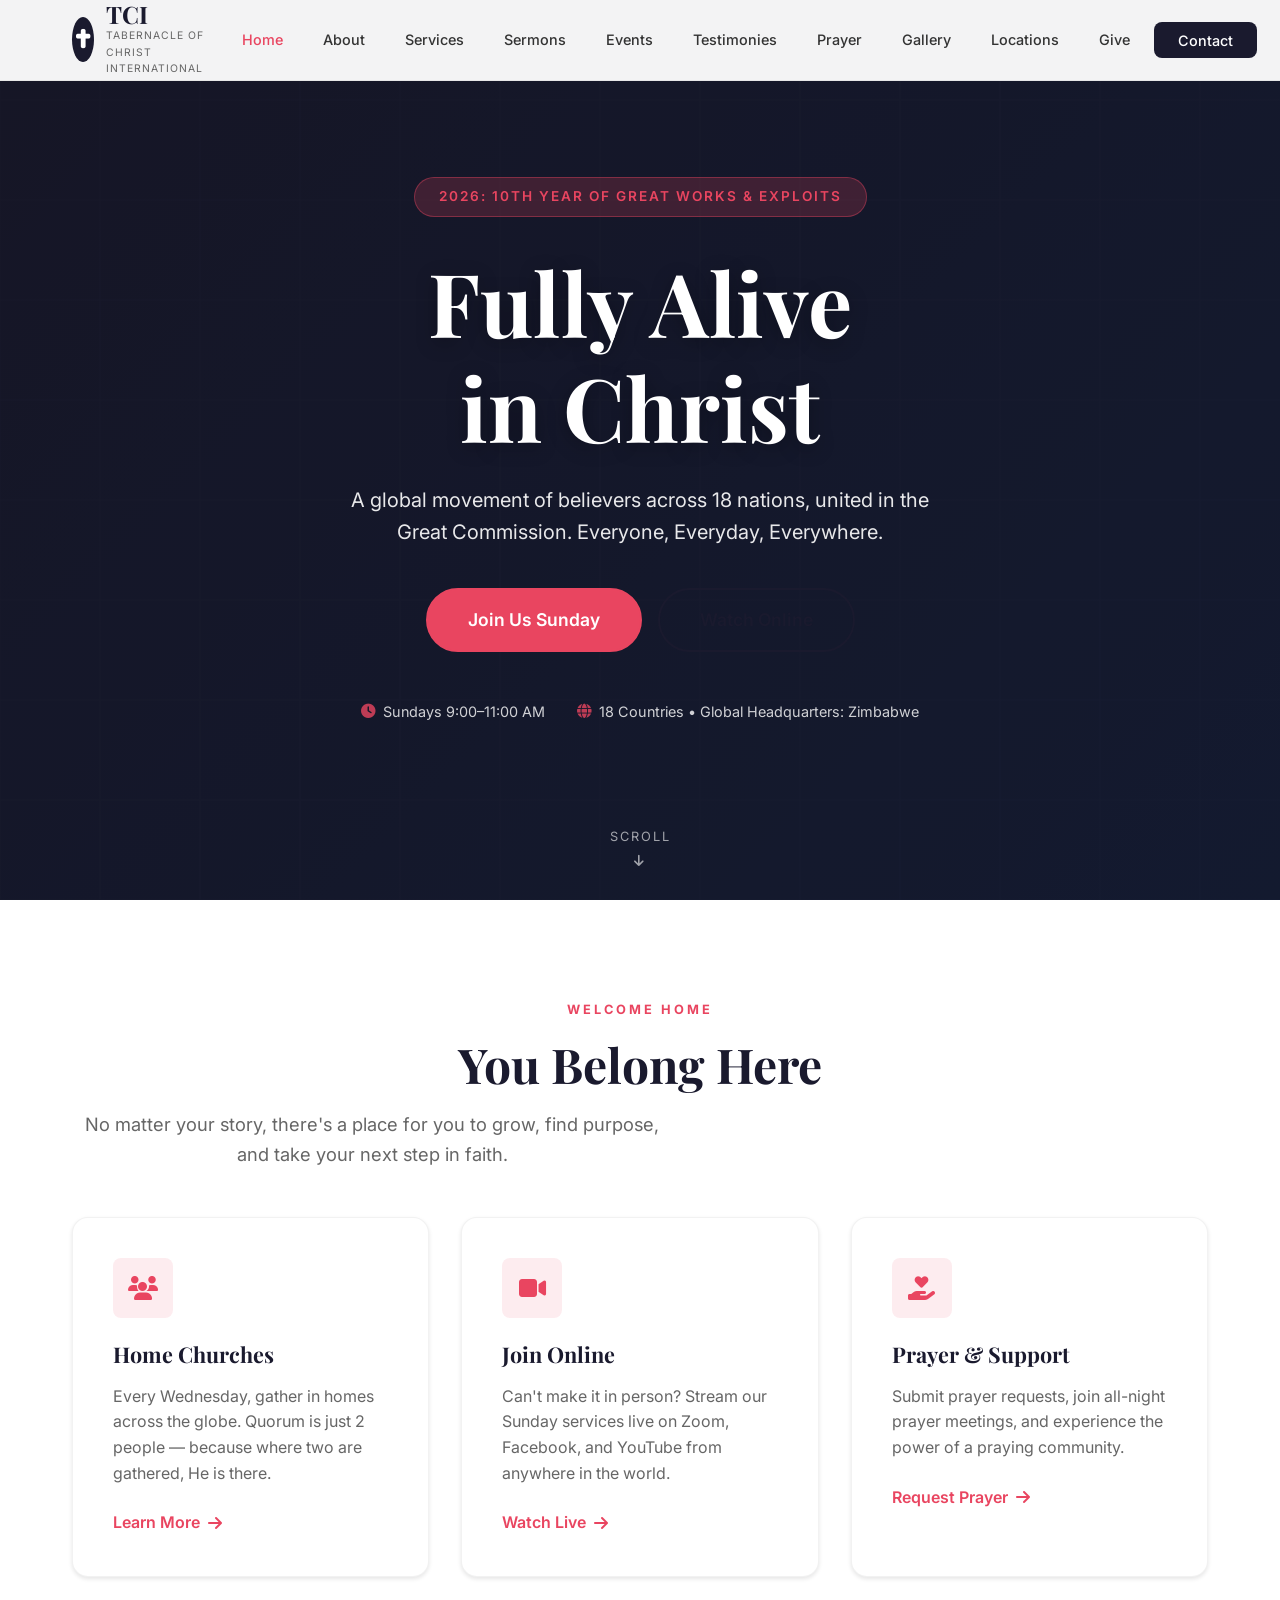
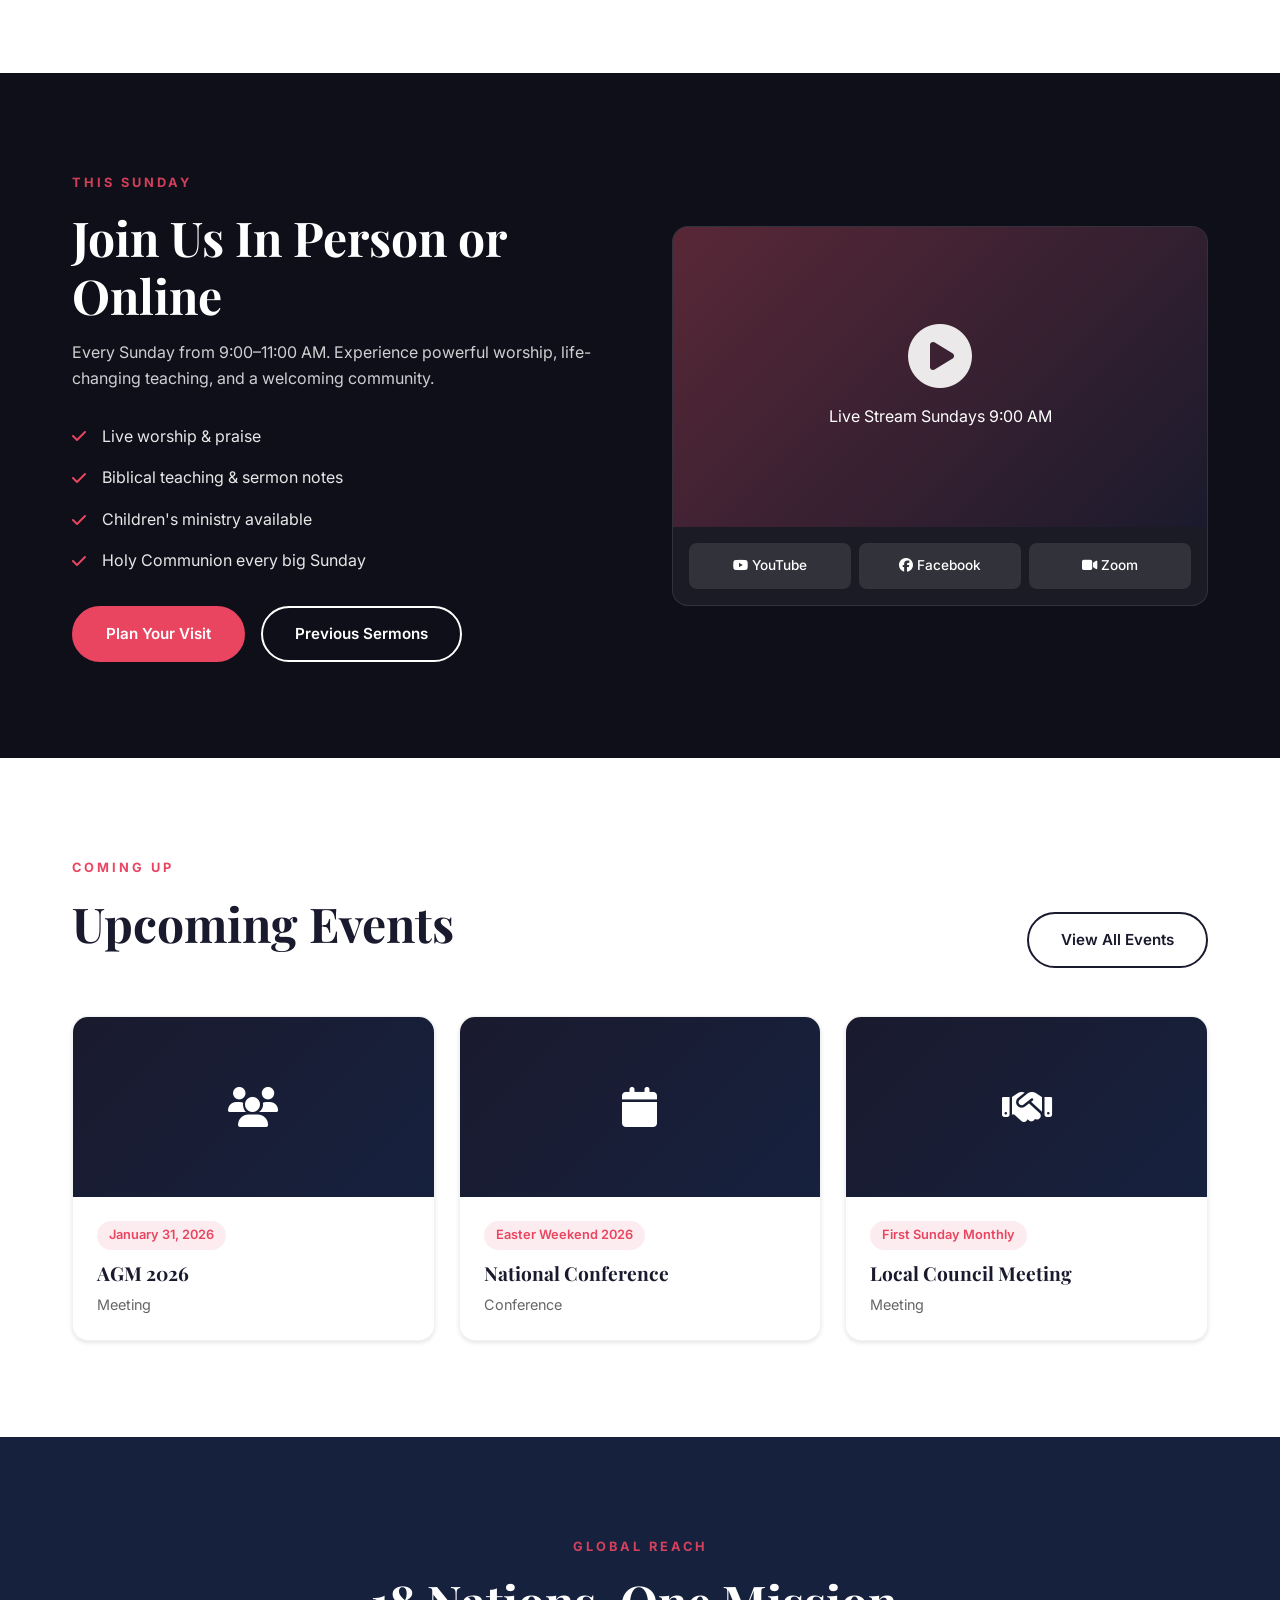
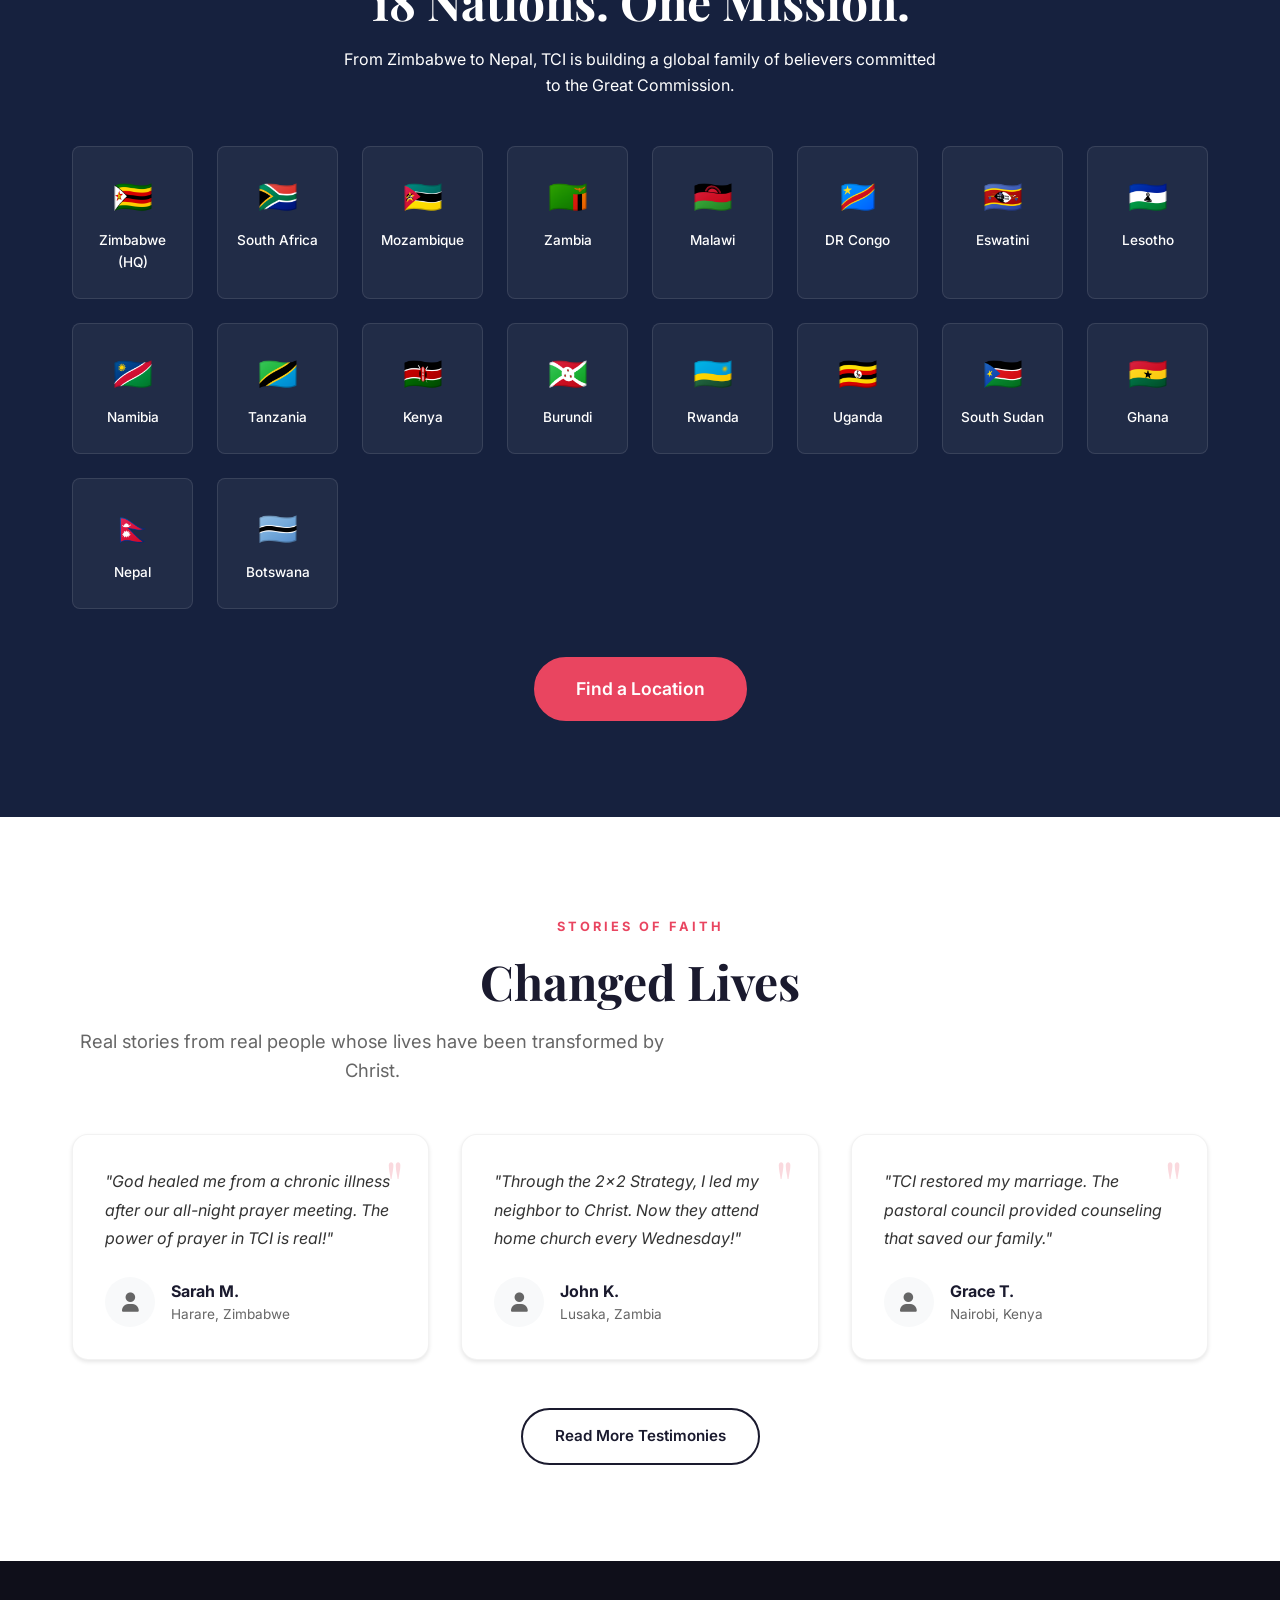
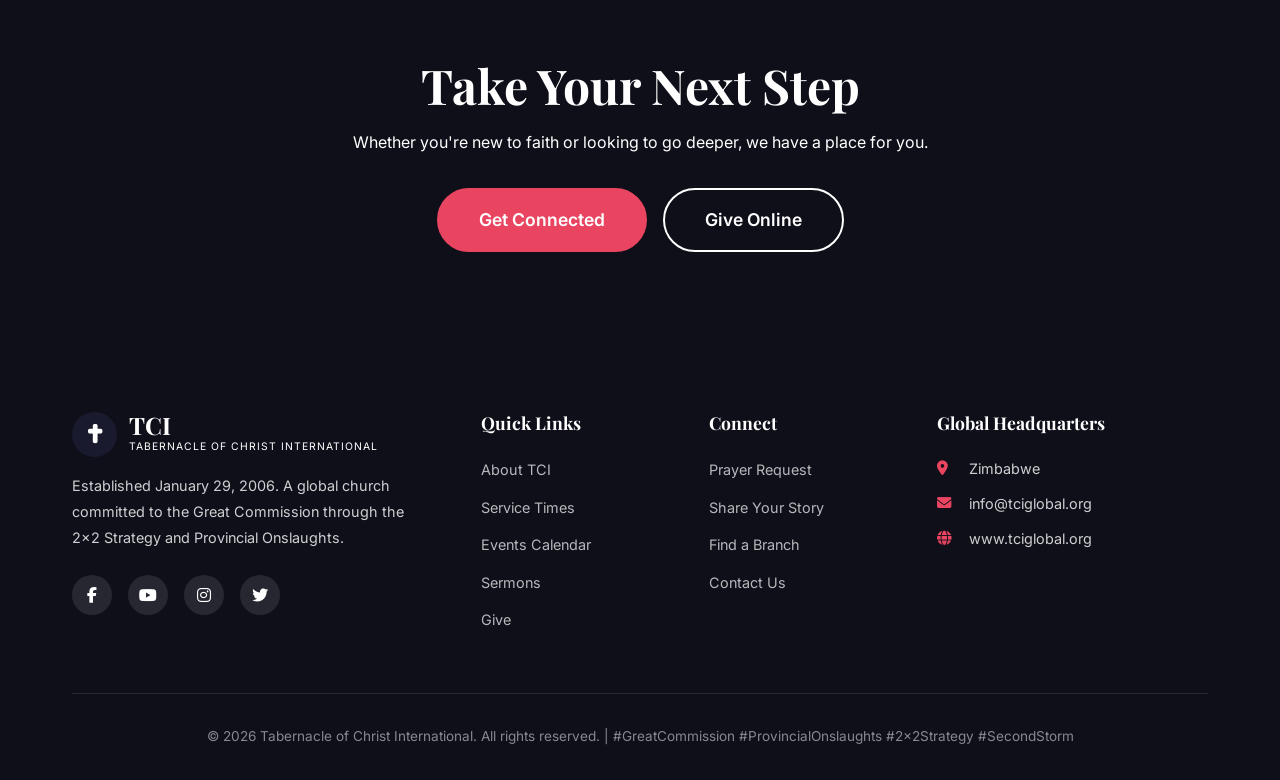
<file: website/index.html>
<!DOCTYPE html>
<html lang="en">
<head>
    <meta charset="UTF-8">
    <meta name="viewport" content="width=device-width, initial-scale=1.0">
    <title>TCI - Tabernacle of Christ International | Home</title>
    <link rel="stylesheet" href="css/styles.css">
    <link href="https://fonts.googleapis.com/css2?family=Inter:wght@300;400;500;600;700;800&family=Playfair+Display:wght@400;500;600;700&display=swap" rel="stylesheet">
    <link rel="stylesheet" href="https://cdnjs.cloudflare.com/ajax/libs/font-awesome/6.4.0/css/all.min.css">
</head>
<body>
    <!-- Navigation -->
    <nav class="navbar" id="navbar">
        <div class="container nav-container">
            <a href="index.html" class="logo">
                <span class="logo-icon"><i class="fas fa-cross"></i></span>
                <div class="logo-text">
                    <span class="logo-main">TCI</span>
                    <span class="logo-sub">Tabernacle of Christ International</span>
                </div>
            </a>
            <button class="mobile-toggle" id="mobileToggle">
                <span></span><span></span><span></span>
            </button>
            <ul class="nav-menu" id="navMenu">
                <li><a href="index.html" class="active">Home</a></li>
                <li><a href="about.html">About</a></li>
                <li><a href="services.html">Services</a></li>
                <li><a href="sermons.html">Sermons</a></li>
                <li><a href="events.html">Events</a></li>
                <li><a href="testimonies.html">Testimonies</a></li>
                <li><a href="prayer.html">Prayer</a></li>
                <li><a href="gallery.html">Gallery</a></li>
                <li><a href="locations.html">Locations</a></li>
                <li><a href="give.html">Give</a></li>
                <li><a href="contact.html" class="btn-nav">Contact</a></li>
            </ul>
        </div>
    </nav>

    <!-- Hero Section -->
    <header class="hero">
        <div class="hero-overlay"></div>
        <div class="hero-content">
            <span class="hero-tag">2026: 10th Year of Great Works & Exploits</span>
            <h1 class="hero-title">Fully Alive<br>in Christ</h1>
            <p class="hero-subtitle">A global movement of believers across 18 nations, united in the Great Commission. Everyone, Everyday, Everywhere.</p>
            <div class="hero-buttons">
                <a href="services.html" class="btn btn-primary btn-lg">Join Us Sunday</a>
                <a href="sermons.html" class="btn btn-outline btn-lg">Watch Online</a>
            </div>
            <div class="hero-info">
                <div class="hero-info-item">
                    <i class="fas fa-clock"></i>
                    <span>Sundays 9:00–11:00 AM</span>
                </div>
                <div class="hero-info-item">
                    <i class="fas fa-globe"></i>
                    <span>18 Countries • Global Headquarters: Zimbabwe</span>
                </div>
            </div>
        </div>
        <div class="hero-scroll">
            <span>Scroll</span>
            <i class="fas fa-arrow-down"></i>
        </div>
    </header>

    <!-- Welcome Section -->
    <section class="section section-welcome">
        <div class="container">
            <div class="section-header text-center">
                <span class="section-tag">Welcome Home</span>
                <h2 class="section-title">You Belong Here</h2>
                <p class="section-subtitle">No matter your story, there's a place for you to grow, find purpose, and take your next step in faith.</p>
            </div>
            <div class="features-grid">
                <div class="feature-card">
                    <div class="feature-icon"><i class="fas fa-users"></i></div>
                    <h3>Home Churches</h3>
                    <p>Every Wednesday, gather in homes across the globe. Quorum is just 2 people — because where two are gathered, He is there.</p>
                    <a href="services.html" class="link-arrow">Learn More <i class="fas fa-arrow-right"></i></a>
                </div>
                <div class="feature-card">
                    <div class="feature-icon"><i class="fas fa-video"></i></div>
                    <h3>Join Online</h3>
                    <p>Can't make it in person? Stream our Sunday services live on Zoom, Facebook, and YouTube from anywhere in the world.</p>
                    <a href="services.html" class="link-arrow">Watch Live <i class="fas fa-arrow-right"></i></a>
                </div>
                <div class="feature-card">
                    <div class="feature-icon"><i class="fas fa-hand-holding-heart"></i></div>
                    <h3>Prayer & Support</h3>
                    <p>Submit prayer requests, join all-night prayer meetings, and experience the power of a praying community.</p>
                    <a href="prayer.html" class="link-arrow">Request Prayer <i class="fas fa-arrow-right"></i></a>
                </div>
            </div>
        </div>
    </section>

    <!-- Next Service / Stream -->
    <section class="section section-stream bg-dark">
        <div class="container">
            <div class="stream-grid">
                <div class="stream-content">
                    <span class="section-tag light">This Sunday</span>
                    <h2 class="section-title light">Join Us In Person or Online</h2>
                    <p class="light">Every Sunday from 9:00–11:00 AM. Experience powerful worship, life-changing teaching, and a welcoming community.</p>
                    <ul class="stream-list">
                        <li><i class="fas fa-check"></i> Live worship & praise</li>
                        <li><i class="fas fa-check"></i> Biblical teaching & sermon notes</li>
                        <li><i class="fas fa-check"></i> Children's ministry available</li>
                        <li><i class="fas fa-check"></i> Holy Communion every big Sunday</li>
                    </ul>
                    <div class="stream-buttons">
                        <a href="services.html" class="btn btn-primary">Plan Your Visit</a>
                        <a href="sermons.html" class="btn btn-outline light">Previous Sermons</a>
                    </div>
                </div>
                <div class="stream-visual">
                    <div class="stream-card">
                        <div class="stream-thumb">
                            <i class="fas fa-play-circle"></i>
                            <span>Live Stream Sundays 9:00 AM</span>
                        </div>
                        <div class="stream-links">
                            <a href="#" class="stream-link"><i class="fab fa-youtube"></i> YouTube</a>
                            <a href="#" class="stream-link"><i class="fab fa-facebook"></i> Facebook</a>
                            <a href="#" class="stream-link"><i class="fas fa-video"></i> Zoom</a>
                        </div>
                    </div>
                </div>
            </div>
        </div>
    </section>

    <!-- Events Preview -->
    <section class="section section-events">
        <div class="container">
            <div class="section-header flex-between">
                <div>
                    <span class="section-tag">Coming Up</span>
                    <h2 class="section-title">Upcoming Events</h2>
                </div>
                <a href="events.html" class="btn btn-outline">View All Events</a>
            </div>
            <div class="events-grid" id="eventsPreview">
                <!-- Populated by JS -->
            </div>
        </div>
    </section>

    <!-- Global Presence -->
    <section class="section section-global bg-accent">
        <div class="container text-center">
            <span class="section-tag light">Global Reach</span>
            <h2 class="section-title light">18 Nations. One Mission.</h2>
            <p class="light" style="max-width: 600px; margin: 0 auto 3rem;">From Zimbabwe to Nepal, TCI is building a global family of believers committed to the Great Commission.</p>
            <div class="countries-grid" id="countriesGrid">
                <!-- Populated by JS -->
            </div>
            <a href="locations.html" class="btn btn-primary btn-lg" style="margin-top: 3rem;">Find a Location</a>
        </div>
    </section>

    <!-- Testimony Preview -->
    <section class="section section-testimonies">
        <div class="container">
            <div class="section-header text-center">
                <span class="section-tag">Stories of Faith</span>
                <h2 class="section-title">Changed Lives</h2>
                <p class="section-subtitle">Real stories from real people whose lives have been transformed by Christ.</p>
            </div>
            <div class="testimonies-slider" id="testimoniesPreview">
                <!-- Populated by JS -->
            </div>
            <div class="text-center" style="margin-top: 3rem;">
                <a href="testimonies.html" class="btn btn-outline">Read More Testimonies</a>
            </div>
        </div>
    </section>

    <!-- Call to Action -->
    <section class="section section-cta bg-dark">
        <div class="container text-center">
            <h2 class="section-title light">Take Your Next Step</h2>
            <p class="light" style="max-width: 700px; margin: 0 auto 2rem;">Whether you're new to faith or looking to go deeper, we have a place for you.</p>
            <div class="cta-buttons">
                <a href="contact.html" class="btn btn-primary btn-lg">Get Connected</a>
                <a href="give.html" class="btn btn-outline light btn-lg">Give Online</a>
            </div>
        </div>
    </section>

    <!-- Footer -->
    <footer class="footer">
        <div class="container">
            <div class="footer-grid">
                <div class="footer-brand">
                    <div class="logo">
                        <span class="logo-icon"><i class="fas fa-cross"></i></span>
                        <div class="logo-text">
                            <span class="logo-main">TCI</span>
                            <span class="logo-sub">Tabernacle of Christ International</span>
                        </div>
                    </div>
                    <p>Established January 29, 2006. A global church committed to the Great Commission through the 2x2 Strategy and Provincial Onslaughts.</p>
                    <div class="social-links">
                        <a href="#"><i class="fab fa-facebook-f"></i></a>
                        <a href="#"><i class="fab fa-youtube"></i></a>
                        <a href="#"><i class="fab fa-instagram"></i></a>
                        <a href="#"><i class="fab fa-twitter"></i></a>
                    </div>
                </div>
                <div class="footer-links">
                    <h4>Quick Links</h4>
                    <ul>
                        <li><a href="about.html">About TCI</a></li>
                        <li><a href="services.html">Service Times</a></li>
                        <li><a href="events.html">Events Calendar</a></li>
                        <li><a href="sermons.html">Sermons</a></li>
                        <li><a href="give.html">Give</a></li>
                    </ul>
                </div>
                <div class="footer-links">
                    <h4>Connect</h4>
                    <ul>
                        <li><a href="prayer.html">Prayer Request</a></li>
                        <li><a href="testimonies.html">Share Your Story</a></li>
                        <li><a href="locations.html">Find a Branch</a></li>
                        <li><a href="contact.html">Contact Us</a></li>
                    </ul>
                </div>
                <div class="footer-contact">
                    <h4>Global Headquarters</h4>
                    <p><i class="fas fa-map-marker-alt"></i> Zimbabwe</p>
                    <p><i class="fas fa-envelope"></i> info@tciglobal.org</p>
                    <p><i class="fas fa-globe"></i> www.tciglobal.org</p>
                </div>
            </div>
            <div class="footer-bottom">
                <p>&copy; 2026 Tabernacle of Christ International. All rights reserved. | #GreatCommission #ProvincialOnslaughts #2x2Strategy #SecondStorm</p>
            </div>
        </div>
    </footer>

    <script src="js/main.js"></script>
</body>
</html>
</file>
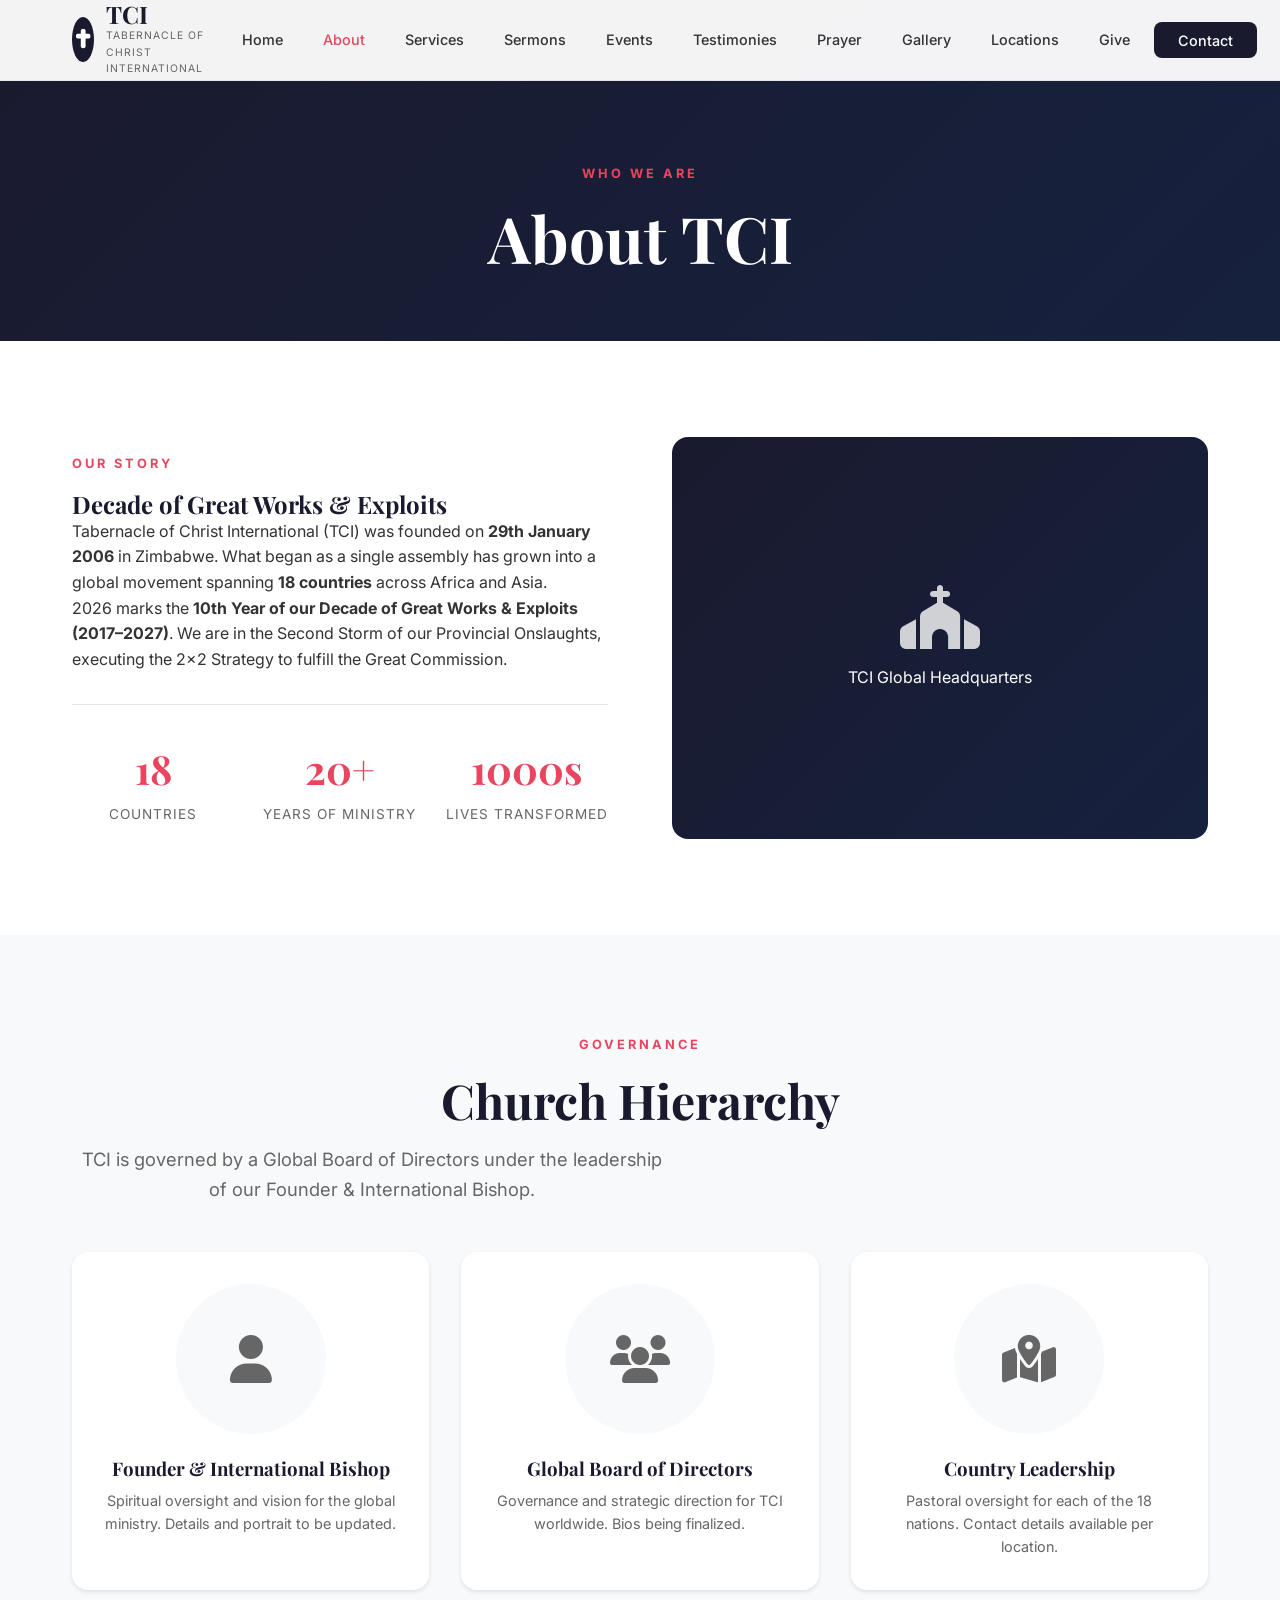
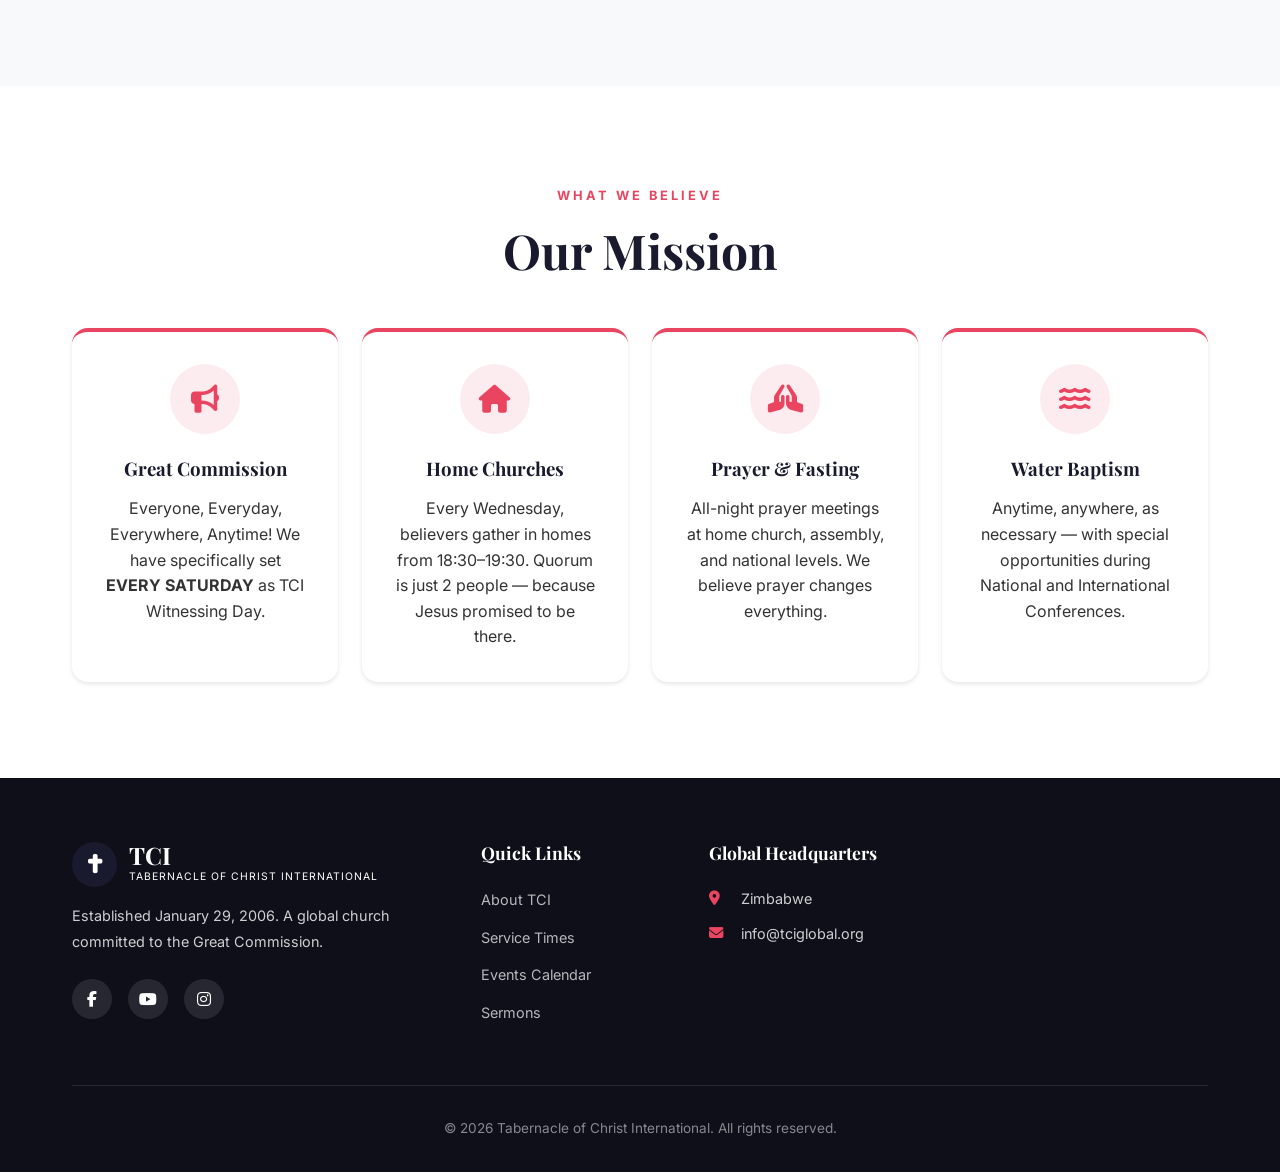
<file: website/about.html>
<!DOCTYPE html>
<html lang="en">
<head>
    <meta charset="UTF-8">
    <meta name="viewport" content="width=device-width, initial-scale=1.0">
    <title>About TCI | Tabernacle of Christ International</title>
    <link rel="stylesheet" href="css/styles.css">
    <link href="https://fonts.googleapis.com/css2?family=Inter:wght@300;400;500;600;700;800&family=Playfair+Display:wght@400;500;600;700&display=swap" rel="stylesheet">
    <link rel="stylesheet" href="https://cdnjs.cloudflare.com/ajax/libs/font-awesome/6.4.0/css/all.min.css">
</head>
<body>
    <nav class="navbar" id="navbar">
        <div class="container nav-container">
            <a href="index.html" class="logo">
                <span class="logo-icon"><i class="fas fa-cross"></i></span>
                <div class="logo-text">
                    <span class="logo-main">TCI</span>
                    <span class="logo-sub">Tabernacle of Christ International</span>
                </div>
            </a>
            <button class="mobile-toggle" id="mobileToggle"><span></span><span></span><span></span></button>
            <ul class="nav-menu" id="navMenu">
                <li><a href="index.html">Home</a></li>
                <li><a href="about.html" class="active">About</a></li>
                <li><a href="services.html">Services</a></li>
                <li><a href="sermons.html">Sermons</a></li>
                <li><a href="events.html">Events</a></li>
                <li><a href="testimonies.html">Testimonies</a></li>
                <li><a href="prayer.html">Prayer</a></li>
                <li><a href="gallery.html">Gallery</a></li>
                <li><a href="locations.html">Locations</a></li>
                <li><a href="give.html">Give</a></li>
                <li><a href="contact.html" class="btn-nav">Contact</a></li>
            </ul>
        </div>
    </nav>

    <header class="page-header">
        <div class="container">
            <span class="page-tag">Who We Are</span>
            <h1 class="page-title">About TCI</h1>
        </div>
    </header>

    <section class="section">
        <div class="container">
            <div class="about-grid">
                <div class="about-content">
                    <span class="section-tag">Our Story</span>
                    <h2>Decade of Great Works & Exploits</h2>
                    <p>Tabernacle of Christ International (TCI) was founded on <strong>29th January 2006</strong> in Zimbabwe. What began as a single assembly has grown into a global movement spanning <strong>18 countries</strong> across Africa and Asia.</p>
                    <p>2026 marks the <strong>10th Year of our Decade of Great Works & Exploits (2017–2027)</strong>. We are in the Second Storm of our Provincial Onslaughts, executing the 2x2 Strategy to fulfill the Great Commission.</p>
                    <div class="stats-grid">
                        <div class="stat-item">
                            <span class="stat-number">18</span>
                            <span class="stat-label">Countries</span>
                        </div>
                        <div class="stat-item">
                            <span class="stat-number">20+</span>
                            <span class="stat-label">Years of Ministry</span>
                        </div>
                        <div class="stat-item">
                            <span class="stat-number">1000s</span>
                            <span class="stat-label">Lives Transformed</span>
                        </div>
                    </div>
                </div>
                <div class="about-visual">
                    <div class="about-image-placeholder">
                        <i class="fas fa-church"></i>
                        <span>TCI Global Headquarters</span>
                    </div>
                </div>
            </div>
        </div>
    </section>

    <section class="section bg-light">
        <div class="container">
            <div class="section-header text-center">
                <span class="section-tag">Governance</span>
                <h2 class="section-title">Church Hierarchy</h2>
                <p class="section-subtitle">TCI is governed by a Global Board of Directors under the leadership of our Founder & International Bishop.</p>
            </div>
            <div class="leadership-grid" id="leadershipGrid">
                <div class="leader-card">
                    <div class="leader-photo placeholder">
                        <i class="fas fa-user"></i>
                    </div>
                    <h3>Founder & International Bishop</h3>
                    <p>Spiritual oversight and vision for the global ministry. Details and portrait to be updated.</p>
                </div>
                <div class="leader-card">
                    <div class="leader-photo placeholder">
                        <i class="fas fa-users"></i>
                    </div>
                    <h3>Global Board of Directors</h3>
                    <p>Governance and strategic direction for TCI worldwide. Bios being finalized.</p>
                </div>
                <div class="leader-card">
                    <div class="leader-photo placeholder">
                        <i class="fas fa-map-marked-alt"></i>
                    </div>
                    <h3>Country Leadership</h3>
                    <p>Pastoral oversight for each of the 18 nations. Contact details available per location.</p>
                </div>
            </div>
        </div>
    </section>

    <section class="section">
        <div class="container">
            <div class="section-header text-center">
                <span class="section-tag">What We Believe</span>
                <h2 class="section-title">Our Mission</h2>
            </div>
            <div class="mission-cards">
                <div class="mission-card">
                    <div class="mission-icon"><i class="fas fa-bullhorn"></i></div>
                    <h3>Great Commission</h3>
                    <p>Everyone, Everyday, Everywhere, Anytime! We have specifically set <strong>EVERY SATURDAY</strong> as TCI Witnessing Day.</p>
                </div>
                <div class="mission-card">
                    <div class="mission-icon"><i class="fas fa-home"></i></div>
                    <h3>Home Churches</h3>
                    <p>Every Wednesday, believers gather in homes from 18:30–19:30. Quorum is just 2 people — because Jesus promised to be there.</p>
                </div>
                <div class="mission-card">
                    <div class="mission-icon"><i class="fas fa-praying-hands"></i></div>
                    <h3>Prayer & Fasting</h3>
                    <p>All-night prayer meetings at home church, assembly, and national levels. We believe prayer changes everything.</p>
                </div>
                <div class="mission-card">
                    <div class="mission-icon"><i class="fas fa-water"></i></div>
                    <h3>Water Baptism</h3>
                    <p>Anytime, anywhere, as necessary — with special opportunities during National and International Conferences.</p>
                </div>
            </div>
        </div>
    </section>

    <footer class="footer">
        <div class="container">
            <div class="footer-grid">
                <div class="footer-brand">
                    <div class="logo">
                        <span class="logo-icon"><i class="fas fa-cross"></i></span>
                        <div class="logo-text">
                            <span class="logo-main">TCI</span>
                            <span class="logo-sub">Tabernacle of Christ International</span>
                        </div>
                    </div>
                    <p>Established January 29, 2006. A global church committed to the Great Commission.</p>
                    <div class="social-links">
                        <a href="#"><i class="fab fa-facebook-f"></i></a>
                        <a href="#"><i class="fab fa-youtube"></i></a>
                        <a href="#"><i class="fab fa-instagram"></i></a>
                    </div>
                </div>
                <div class="footer-links">
                    <h4>Quick Links</h4>
                    <ul>
                        <li><a href="about.html">About TCI</a></li>
                        <li><a href="services.html">Service Times</a></li>
                        <li><a href="events.html">Events Calendar</a></li>
                        <li><a href="sermons.html">Sermons</a></li>
                    </ul>
                </div>
                <div class="footer-contact">
                    <h4>Global Headquarters</h4>
                    <p><i class="fas fa-map-marker-alt"></i> Zimbabwe</p>
                    <p><i class="fas fa-envelope"></i> info@tciglobal.org</p>
                </div>
            </div>
            <div class="footer-bottom">
                <p>&copy; 2026 Tabernacle of Christ International. All rights reserved.</p>
            </div>
        </div>
    </footer>

    <script src="js/main.js"></script>
</body>
</html>
</file>
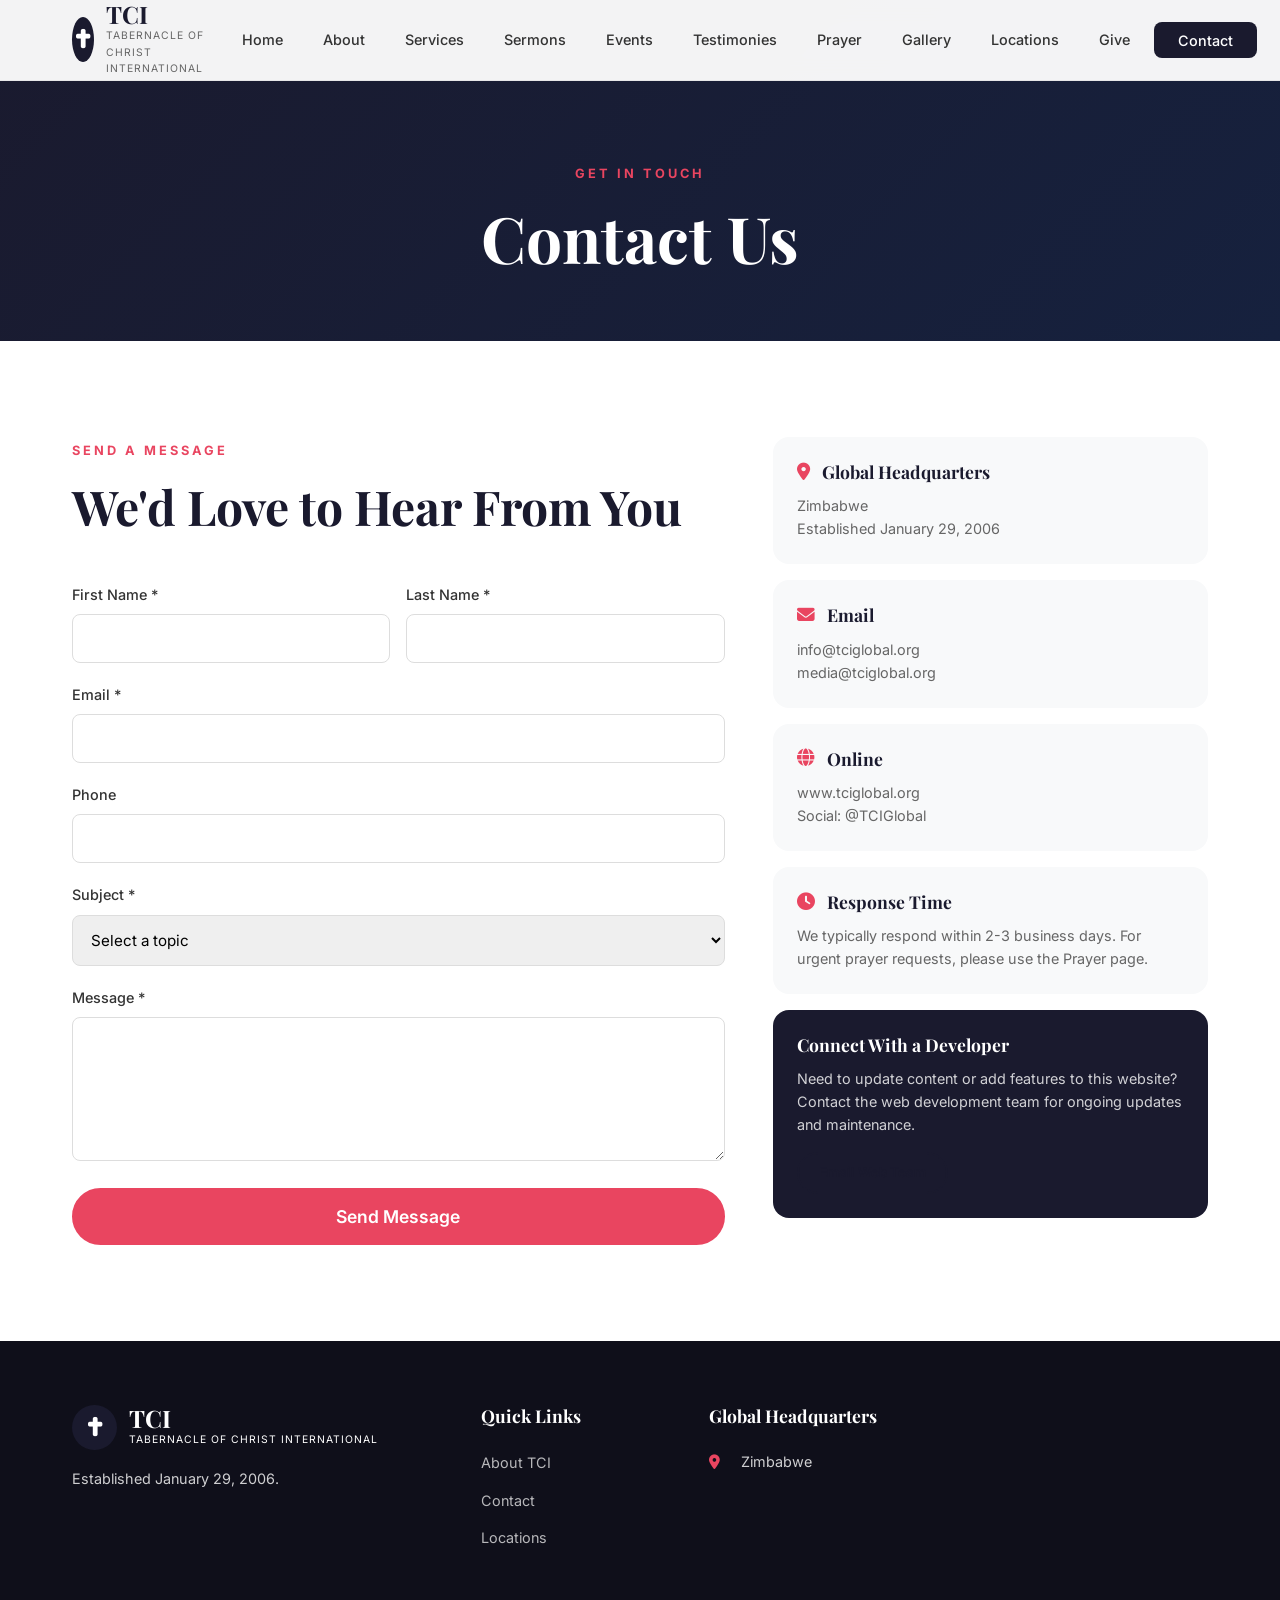
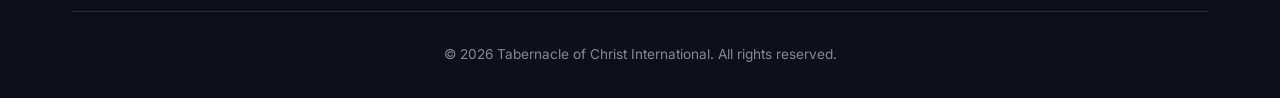
<file: website/contact.html>
<!DOCTYPE html>
<html lang="en">
<head>
    <meta charset="UTF-8">
    <meta name="viewport" content="width=device-width, initial-scale=1.0">
    <title>Contact | Tabernacle of Christ International</title>
    <link rel="stylesheet" href="css/styles.css">
    <link href="https://fonts.googleapis.com/css2?family=Inter:wght@300;400;500;600;700;800&family=Playfair+Display:wght@400;500;600;700&display=swap" rel="stylesheet">
    <link rel="stylesheet" href="https://cdnjs.cloudflare.com/ajax/libs/font-awesome/6.4.0/css/all.min.css">
</head>
<body>
    <nav class="navbar" id="navbar">
        <div class="container nav-container">
            <a href="index.html" class="logo">
                <span class="logo-icon"><i class="fas fa-cross"></i></span>
                <div class="logo-text">
                    <span class="logo-main">TCI</span>
                    <span class="logo-sub">Tabernacle of Christ International</span>
                </div>
            </a>
            <button class="mobile-toggle" id="mobileToggle"><span></span><span></span><span></span></button>
            <ul class="nav-menu" id="navMenu">
                <li><a href="index.html">Home</a></li>
                <li><a href="about.html">About</a></li>
                <li><a href="services.html">Services</a></li>
                <li><a href="sermons.html">Sermons</a></li>
                <li><a href="events.html">Events</a></li>
                <li><a href="testimonies.html">Testimonies</a></li>
                <li><a href="prayer.html">Prayer</a></li>
                <li><a href="gallery.html">Gallery</a></li>
                <li><a href="locations.html">Locations</a></li>
                <li><a href="give.html">Give</a></li>
                <li><a href="contact.html" class="btn-nav active">Contact</a></li>
            </ul>
        </div>
    </nav>

    <header class="page-header">
        <div class="container">
            <span class="page-tag">Get In Touch</span>
            <h1 class="page-title">Contact Us</h1>
        </div>
    </header>

    <section class="section">
        <div class="container">
            <div class="contact-layout">
                <div class="contact-form-section">
                    <div class="section-header">
                        <span class="section-tag">Send a Message</span>
                        <h2 class="section-title">We'd Love to Hear From You</h2>
                    </div>
                    <form id="contactForm" class="form-contact">
                        <div class="form-row">
                            <div class="form-group">
                                <label>First Name *</label>
                                <input type="text" id="cFirstName" required>
                            </div>
                            <div class="form-group">
                                <label>Last Name *</label>
                                <input type="text" id="cLastName" required>
                            </div>
                        </div>
                        <div class="form-group">
                            <label>Email *</label>
                            <input type="email" id="cEmail" required>
                        </div>
                        <div class="form-group">
                            <label>Phone</label>
                            <input type="tel" id="cPhone">
                        </div>
                        <div class="form-group">
                            <label>Subject *</label>
                            <select id="cSubject" required>
                                <option value="">Select a topic</option>
                                <option>General Inquiry</option>
                                <option>Prayer Request</option>
                                <option>Testimony Submission</option>
                                <option>Event Information</option>
                                <option>Location/Branch Info</option>
                                <option>Media & Press</option>
                                <option>Partnership</option>
                                <option>Other</option>
                            </select>
                        </div>
                        <div class="form-group">
                            <label>Message *</label>
                            <textarea id="cMessage" rows="6" required></textarea>
                        </div>
                        <button type="submit" class="btn btn-primary btn-lg btn-block">Send Message</button>
                    </form>
                </div>
                <div class="contact-info-section">
                    <div class="info-card">
                        <h3><i class="fas fa-map-marker-alt"></i> Global Headquarters</h3>
                        <p>Zimbabwe<br>Established January 29, 2006</p>
                    </div>
                    <div class="info-card">
                        <h3><i class="fas fa-envelope"></i> Email</h3>
                        <p>info@tciglobal.org<br>media@tciglobal.org</p>
                    </div>
                    <div class="info-card">
                        <h3><i class="fas fa-globe"></i> Online</h3>
                        <p>www.tciglobal.org<br>Social: @TCIGlobal</p>
                    </div>
                    <div class="info-card">
                        <h3><i class="fas fa-clock"></i> Response Time</h3>
                        <p>We typically respond within 2-3 business days. For urgent prayer requests, please use the Prayer page.</p>
                    </div>
                    <div class="info-card connect-card">
                        <h3>Connect With a Developer</h3>
                        <p>Need to update content or add features to this website? Contact the web development team for ongoing updates and maintenance.</p>
                        <a href="mailto:web@tciglobal.org" class="btn btn-outline btn-sm">Email Web Team</a>
                    </div>
                </div>
            </div>
        </div>
    </section>

    <footer class="footer">
        <div class="container">
            <div class="footer-grid">
                <div class="footer-brand">
                    <div class="logo">
                        <span class="logo-icon"><i class="fas fa-cross"></i></span>
                        <div class="logo-text">
                            <span class="logo-main">TCI</span>
                            <span class="logo-sub">Tabernacle of Christ International</span>
                        </div>
                    </div>
                    <p>Established January 29, 2006.</p>
                </div>
                <div class="footer-links">
                    <h4>Quick Links</h4>
                    <ul>
                        <li><a href="about.html">About TCI</a></li>
                        <li><a href="contact.html">Contact</a></li>
                        <li><a href="locations.html">Locations</a></li>
                    </ul>
                </div>
                <div class="footer-contact">
                    <h4>Global Headquarters</h4>
                    <p><i class="fas fa-map-marker-alt"></i> Zimbabwe</p>
                </div>
            </div>
            <div class="footer-bottom">
                <p>&copy; 2026 Tabernacle of Christ International. All rights reserved.</p>
            </div>
        </div>
    </footer>

    <script src="js/main.js"></script>
</body>
</html>
</file>
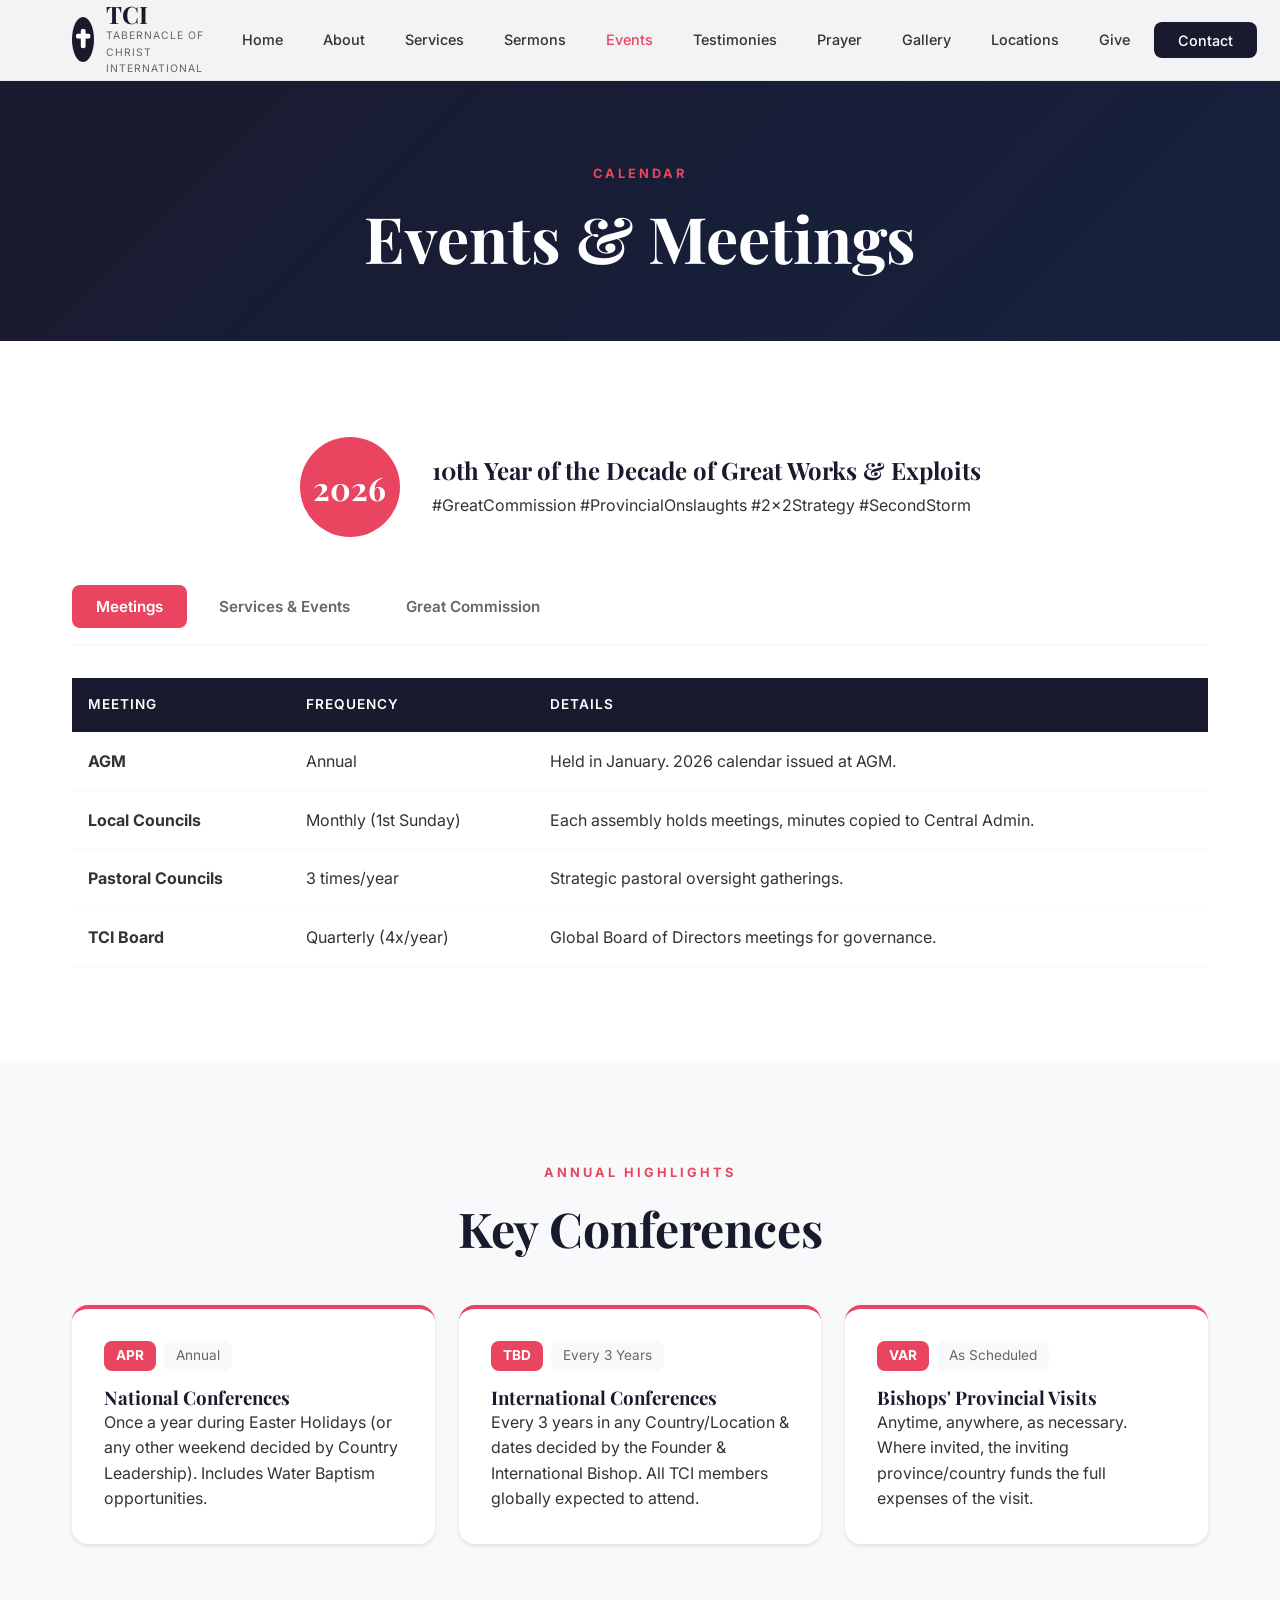
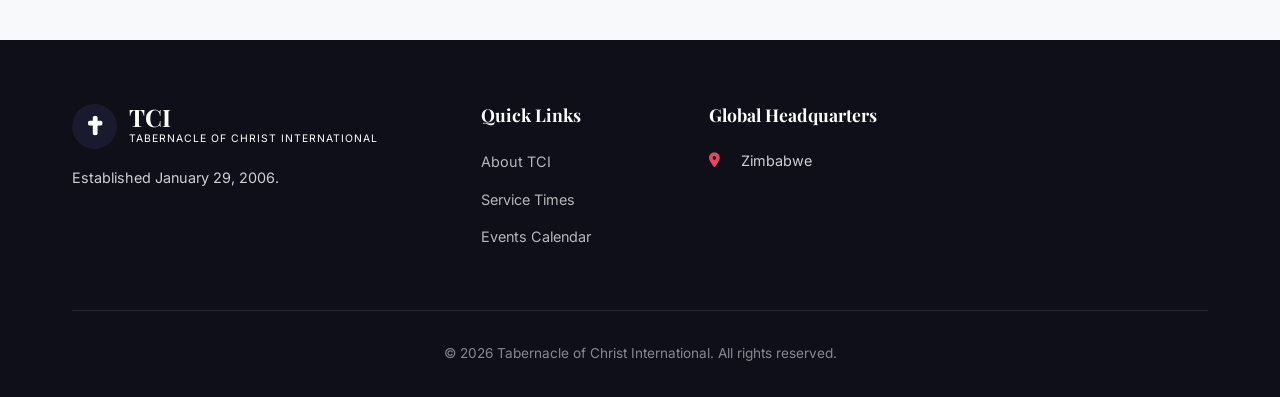
<file: website/events.html>
<!DOCTYPE html>
<html lang="en">
<head>
    <meta charset="UTF-8">
    <meta name="viewport" content="width=device-width, initial-scale=1.0">
    <title>Events | Tabernacle of Christ International</title>
    <link rel="stylesheet" href="css/styles.css">
    <link href="https://fonts.googleapis.com/css2?family=Inter:wght@300;400;500;600;700;800&family=Playfair+Display:wght@400;500;600;700&display=swap" rel="stylesheet">
    <link rel="stylesheet" href="https://cdnjs.cloudflare.com/ajax/libs/font-awesome/6.4.0/css/all.min.css">
</head>
<body>
    <nav class="navbar" id="navbar">
        <div class="container nav-container">
            <a href="index.html" class="logo">
                <span class="logo-icon"><i class="fas fa-cross"></i></span>
                <div class="logo-text">
                    <span class="logo-main">TCI</span>
                    <span class="logo-sub">Tabernacle of Christ International</span>
                </div>
            </a>
            <button class="mobile-toggle" id="mobileToggle"><span></span><span></span><span></span></button>
            <ul class="nav-menu" id="navMenu">
                <li><a href="index.html">Home</a></li>
                <li><a href="about.html">About</a></li>
                <li><a href="services.html">Services</a></li>
                <li><a href="sermons.html">Sermons</a></li>
                <li><a href="events.html" class="active">Events</a></li>
                <li><a href="testimonies.html">Testimonies</a></li>
                <li><a href="prayer.html">Prayer</a></li>
                <li><a href="gallery.html">Gallery</a></li>
                <li><a href="locations.html">Locations</a></li>
                <li><a href="give.html">Give</a></li>
                <li><a href="contact.html" class="btn-nav">Contact</a></li>
            </ul>
        </div>
    </nav>

    <header class="page-header">
        <div class="container">
            <span class="page-tag">Calendar</span>
            <h1 class="page-title">Events & Meetings</h1>
        </div>
    </header>

    <section class="section">
        <div class="container">
            <div class="calendar-intro">
                <div class="calendar-badge">2026</div>
                <div class="calendar-text">
                    <h2>10th Year of the Decade of Great Works & Exploits</h2>
                    <p>#GreatCommission #ProvincialOnslaughts #2x2Strategy #SecondStorm</p>
                </div>
            </div>

            <div class="events-tabs">
                <button class="tab-btn active" data-tab="meetings">Meetings</button>
                <button class="tab-btn" data-tab="services">Services & Events</button>
                <button class="tab-btn" data-tab="great-commission">Great Commission</button>
            </div>

            <div class="tab-content active" id="meetings">
                <div class="events-table-wrapper">
                    <table class="events-table">
                        <thead>
                            <tr>
                                <th>Meeting</th>
                                <th>Frequency</th>
                                <th>Details</th>
                            </tr>
                        </thead>
                        <tbody>
                            <tr>
                                <td><strong>AGM</strong></td>
                                <td>Annual</td>
                                <td>Held in January. 2026 calendar issued at AGM.</td>
                            </tr>
                            <tr>
                                <td><strong>Local Councils</strong></td>
                                <td>Monthly (1st Sunday)</td>
                                <td>Each assembly holds meetings, minutes copied to Central Admin.</td>
                            </tr>
                            <tr>
                                <td><strong>Pastoral Councils</strong></td>
                                <td>3 times/year</td>
                                <td>Strategic pastoral oversight gatherings.</td>
                            </tr>
                            <tr>
                                <td><strong>TCI Board</strong></td>
                                <td>Quarterly (4x/year)</td>
                                <td>Global Board of Directors meetings for governance.</td>
                            </tr>
                        </tbody>
                    </table>
                </div>
            </div>

            <div class="tab-content" id="services">
                <div class="events-grid-large" id="servicesEvents">
                    <!-- Populated by JS -->
                </div>
            </div>

            <div class="tab-content" id="great-commission">
                <div class="gc-content text-center">
                    <div class="gc-icon"><i class="fas fa-bullhorn"></i></div>
                    <h2>Everyone, Everyday, Everywhere, Anytime!</h2>
                    <p class="lead">We have specifically set <strong>EVERY SATURDAY</strong> as TCI Witnessing Day.</p>
                    <div class="gc-stats">
                        <div class="gc-stat">
                            <span class="gc-number">2</span>
                            <span class="gc-label">Hours Minimum</span>
                        </div>
                        <div class="gc-stat">
                            <span class="gc-number">2</span>
                            <span class="gc-label">People (2x2 Strategy)</span>
                        </div>
                        <div class="gc-stat">
                            <span class="gc-number">18</span>
                            <span class="gc-label">Nations Active</span>
                        </div>
                    </div>
                    <p>Organized witnessing activities prior to Sunday services. At least 2 hours should be set aside for organized witnessing.</p>
                </div>
            </div>
        </div>
    </section>

    <section class="section bg-light">
        <div class="container">
            <div class="section-header text-center">
                <span class="section-tag">Annual Highlights</span>
                <h2 class="section-title">Key Conferences</h2>
            </div>
            <div class="conference-cards">
                <div class="conference-card">
                    <div class="conference-date">
                        <span class="month">APR</span>
                        <span class="type">Annual</span>
                    </div>
                    <h3>National Conferences</h3>
                    <p>Once a year during Easter Holidays (or any other weekend decided by Country Leadership). Includes Water Baptism opportunities.</p>
                </div>
                <div class="conference-card">
                    <div class="conference-date">
                        <span class="month">TBD</span>
                        <span class="type">Every 3 Years</span>
                    </div>
                    <h3>International Conferences</h3>
                    <p>Every 3 years in any Country/Location & dates decided by the Founder & International Bishop. All TCI members globally expected to attend.</p>
                </div>
                <div class="conference-card">
                    <div class="conference-date">
                        <span class="month">VAR</span>
                        <span class="type">As Scheduled</span>
                    </div>
                    <h3>Bishops' Provincial Visits</h3>
                    <p>Anytime, anywhere, as necessary. Where invited, the inviting province/country funds the full expenses of the visit.</p>
                </div>
            </div>
        </div>
    </section>

    <footer class="footer">
        <div class="container">
            <div class="footer-grid">
                <div class="footer-brand">
                    <div class="logo">
                        <span class="logo-icon"><i class="fas fa-cross"></i></span>
                        <div class="logo-text">
                            <span class="logo-main">TCI</span>
                            <span class="logo-sub">Tabernacle of Christ International</span>
                        </div>
                    </div>
                    <p>Established January 29, 2006.</p>
                </div>
                <div class="footer-links">
                    <h4>Quick Links</h4>
                    <ul>
                        <li><a href="about.html">About TCI</a></li>
                        <li><a href="services.html">Service Times</a></li>
                        <li><a href="events.html">Events Calendar</a></li>
                    </ul>
                </div>
                <div class="footer-contact">
                    <h4>Global Headquarters</h4>
                    <p><i class="fas fa-map-marker-alt"></i> Zimbabwe</p>
                </div>
            </div>
            <div class="footer-bottom">
                <p>&copy; 2026 Tabernacle of Christ International. All rights reserved.</p>
            </div>
        </div>
    </footer>

    <script src="js/main.js"></script>
</body>
</html>
</file>
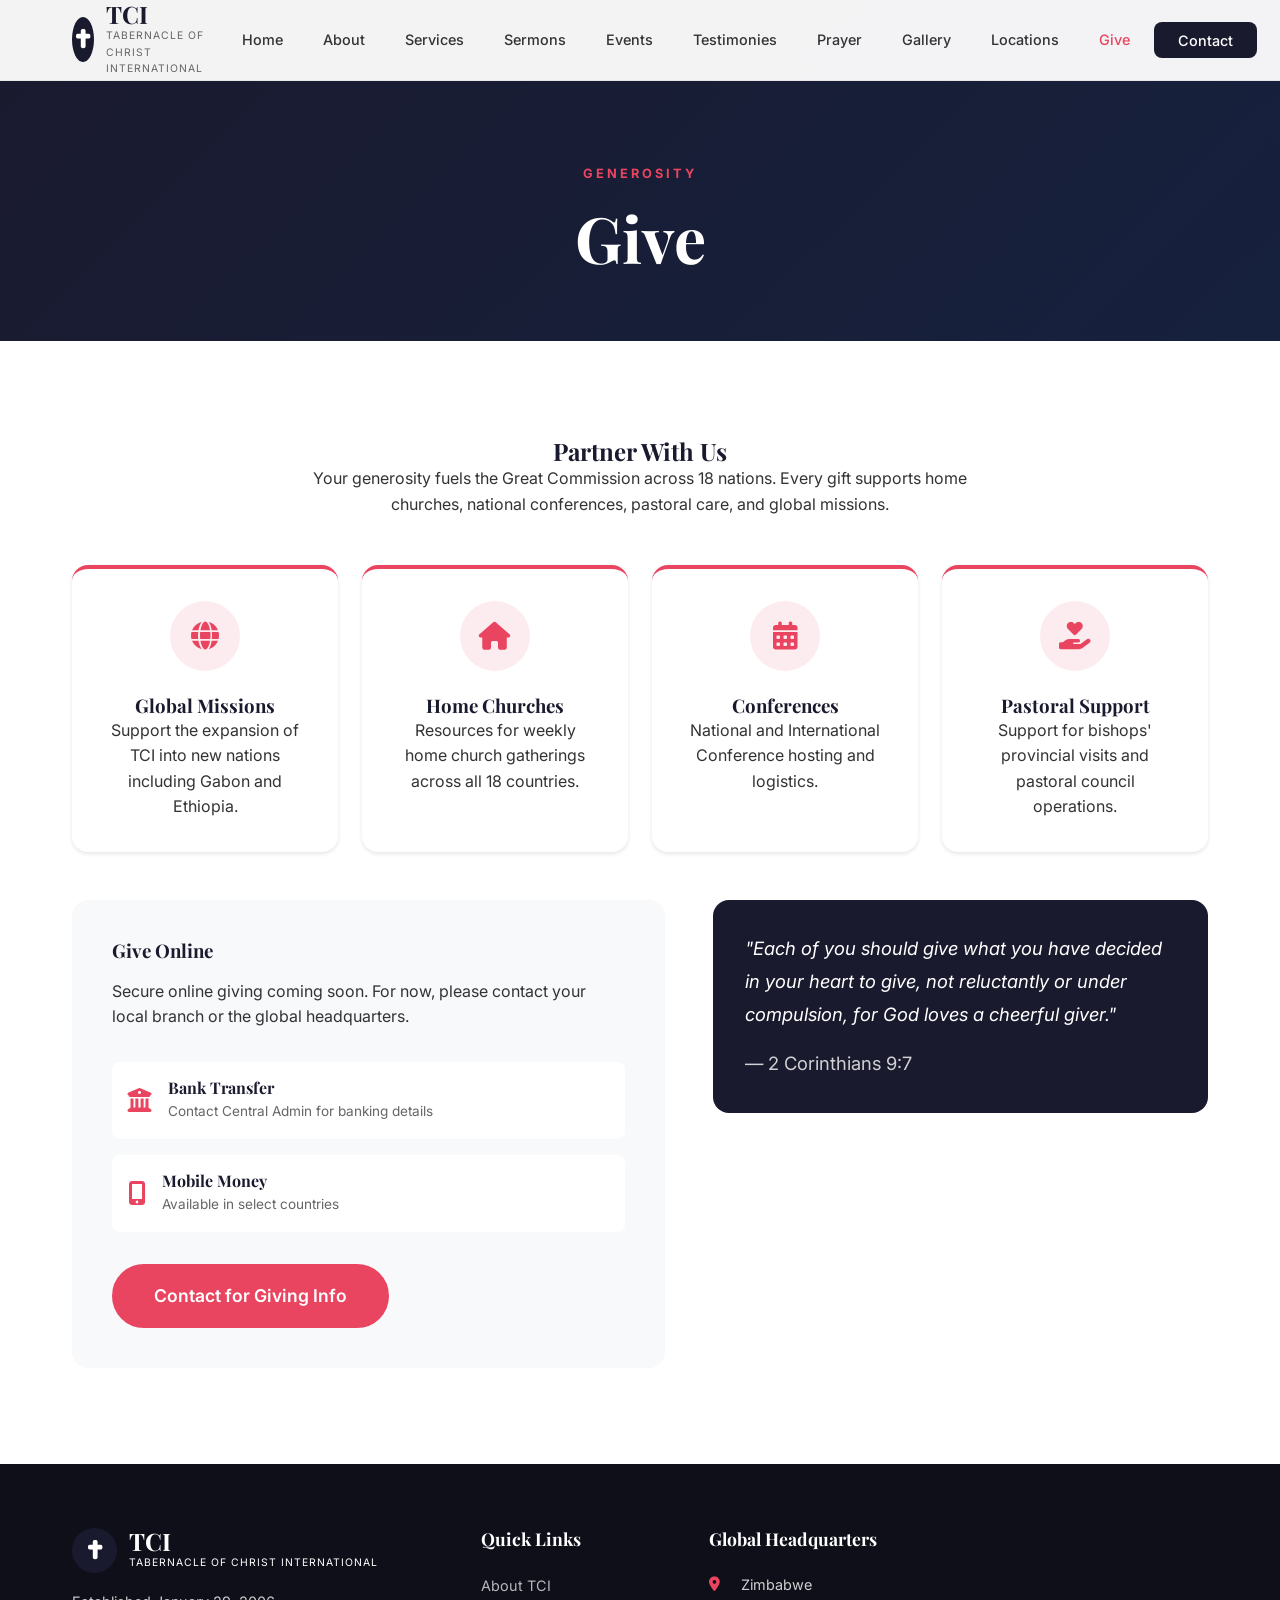
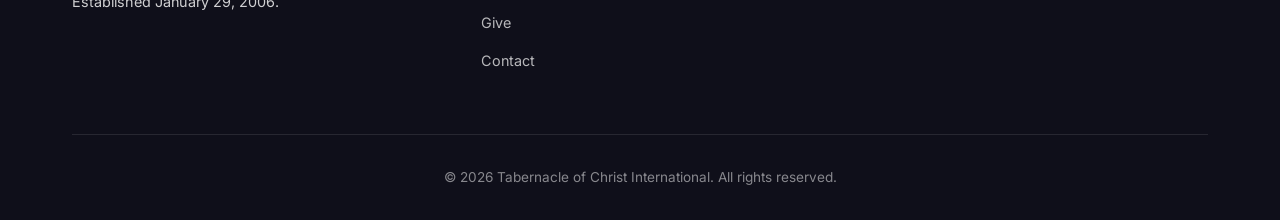
<file: website/give.html>
<!DOCTYPE html>
<html lang="en">
<head>
    <meta charset="UTF-8">
    <meta name="viewport" content="width=device-width, initial-scale=1.0">
    <title>Give | Tabernacle of Christ International</title>
    <link rel="stylesheet" href="css/styles.css">
    <link href="https://fonts.googleapis.com/css2?family=Inter:wght@300;400;500;600;700;800&family=Playfair+Display:wght@400;500;600;700&display=swap" rel="stylesheet">
    <link rel="stylesheet" href="https://cdnjs.cloudflare.com/ajax/libs/font-awesome/6.4.0/css/all.min.css">
</head>
<body>
    <nav class="navbar" id="navbar">
        <div class="container nav-container">
            <a href="index.html" class="logo">
                <span class="logo-icon"><i class="fas fa-cross"></i></span>
                <div class="logo-text">
                    <span class="logo-main">TCI</span>
                    <span class="logo-sub">Tabernacle of Christ International</span>
                </div>
            </a>
            <button class="mobile-toggle" id="mobileToggle"><span></span><span></span><span></span></button>
            <ul class="nav-menu" id="navMenu">
                <li><a href="index.html">Home</a></li>
                <li><a href="about.html">About</a></li>
                <li><a href="services.html">Services</a></li>
                <li><a href="sermons.html">Sermons</a></li>
                <li><a href="events.html">Events</a></li>
                <li><a href="testimonies.html">Testimonies</a></li>
                <li><a href="prayer.html">Prayer</a></li>
                <li><a href="gallery.html">Gallery</a></li>
                <li><a href="locations.html">Locations</a></li>
                <li><a href="give.html" class="active">Give</a></li>
                <li><a href="contact.html" class="btn-nav">Contact</a></li>
            </ul>
        </div>
    </nav>

    <header class="page-header">
        <div class="container">
            <span class="page-tag">Generosity</span>
            <h1 class="page-title">Give</h1>
        </div>
    </header>

    <section class="section">
        <div class="container">
            <div class="give-intro text-center">
                <h2>Partner With Us</h2>
                <p>Your generosity fuels the Great Commission across 18 nations. Every gift supports home churches, national conferences, pastoral care, and global missions.</p>
            </div>

            <div class="give-options">
                <div class="give-card">
                    <div class="give-icon"><i class="fas fa-globe"></i></div>
                    <h3>Global Missions</h3>
                    <p>Support the expansion of TCI into new nations including Gabon and Ethiopia.</p>
                </div>
                <div class="give-card">
                    <div class="give-icon"><i class="fas fa-home"></i></div>
                    <h3>Home Churches</h3>
                    <p>Resources for weekly home church gatherings across all 18 countries.</p>
                </div>
                <div class="give-card">
                    <div class="give-icon"><i class="fas fa-calendar-alt"></i></div>
                    <h3>Conferences</h3>
                    <p>National and International Conference hosting and logistics.</p>
                </div>
                <div class="give-card">
                    <div class="give-icon"><i class="fas fa-hand-holding-heart"></i></div>
                    <h3>Pastoral Support</h3>
                    <p>Support for bishops' provincial visits and pastoral council operations.</p>
                </div>
            </div>

            <div class="give-form-section">
                <div class="give-form-box">
                    <h3>Give Online</h3>
                    <p>Secure online giving coming soon. For now, please contact your local branch or the global headquarters.</p>
                    <div class="give-contact">
                        <div class="give-method">
                            <i class="fas fa-university"></i>
                            <div>
                                <h4>Bank Transfer</h4>
                                <p>Contact Central Admin for banking details</p>
                            </div>
                        </div>
                        <div class="give-method">
                            <i class="fas fa-mobile-alt"></i>
                            <div>
                                <h4>Mobile Money</h4>
                                <p>Available in select countries</p>
                            </div>
                        </div>
                    </div>
                    <a href="contact.html" class="btn btn-primary btn-lg">Contact for Giving Info</a>
                </div>
                <div class="give-scripture">
                    <blockquote>
                        "Each of you should give what you have decided in your heart to give, not reluctantly or under compulsion, for God loves a cheerful giver."
                        <cite>— 2 Corinthians 9:7</cite>
                    </blockquote>
                </div>
            </div>
        </div>
    </section>

    <footer class="footer">
        <div class="container">
            <div class="footer-grid">
                <div class="footer-brand">
                    <div class="logo">
                        <span class="logo-icon"><i class="fas fa-cross"></i></span>
                        <div class="logo-text">
                            <span class="logo-main">TCI</span>
                            <span class="logo-sub">Tabernacle of Christ International</span>
                        </div>
                    </div>
                    <p>Established January 29, 2006.</p>
                </div>
                <div class="footer-links">
                    <h4>Quick Links</h4>
                    <ul>
                        <li><a href="about.html">About TCI</a></li>
                        <li><a href="give.html">Give</a></li>
                        <li><a href="contact.html">Contact</a></li>
                    </ul>
                </div>
                <div class="footer-contact">
                    <h4>Global Headquarters</h4>
                    <p><i class="fas fa-map-marker-alt"></i> Zimbabwe</p>
                </div>
            </div>
            <div class="footer-bottom">
                <p>&copy; 2026 Tabernacle of Christ International. All rights reserved.</p>
            </div>
        </div>
    </footer>

    <script src="js/main.js"></script>
</body>
</html>
</file>
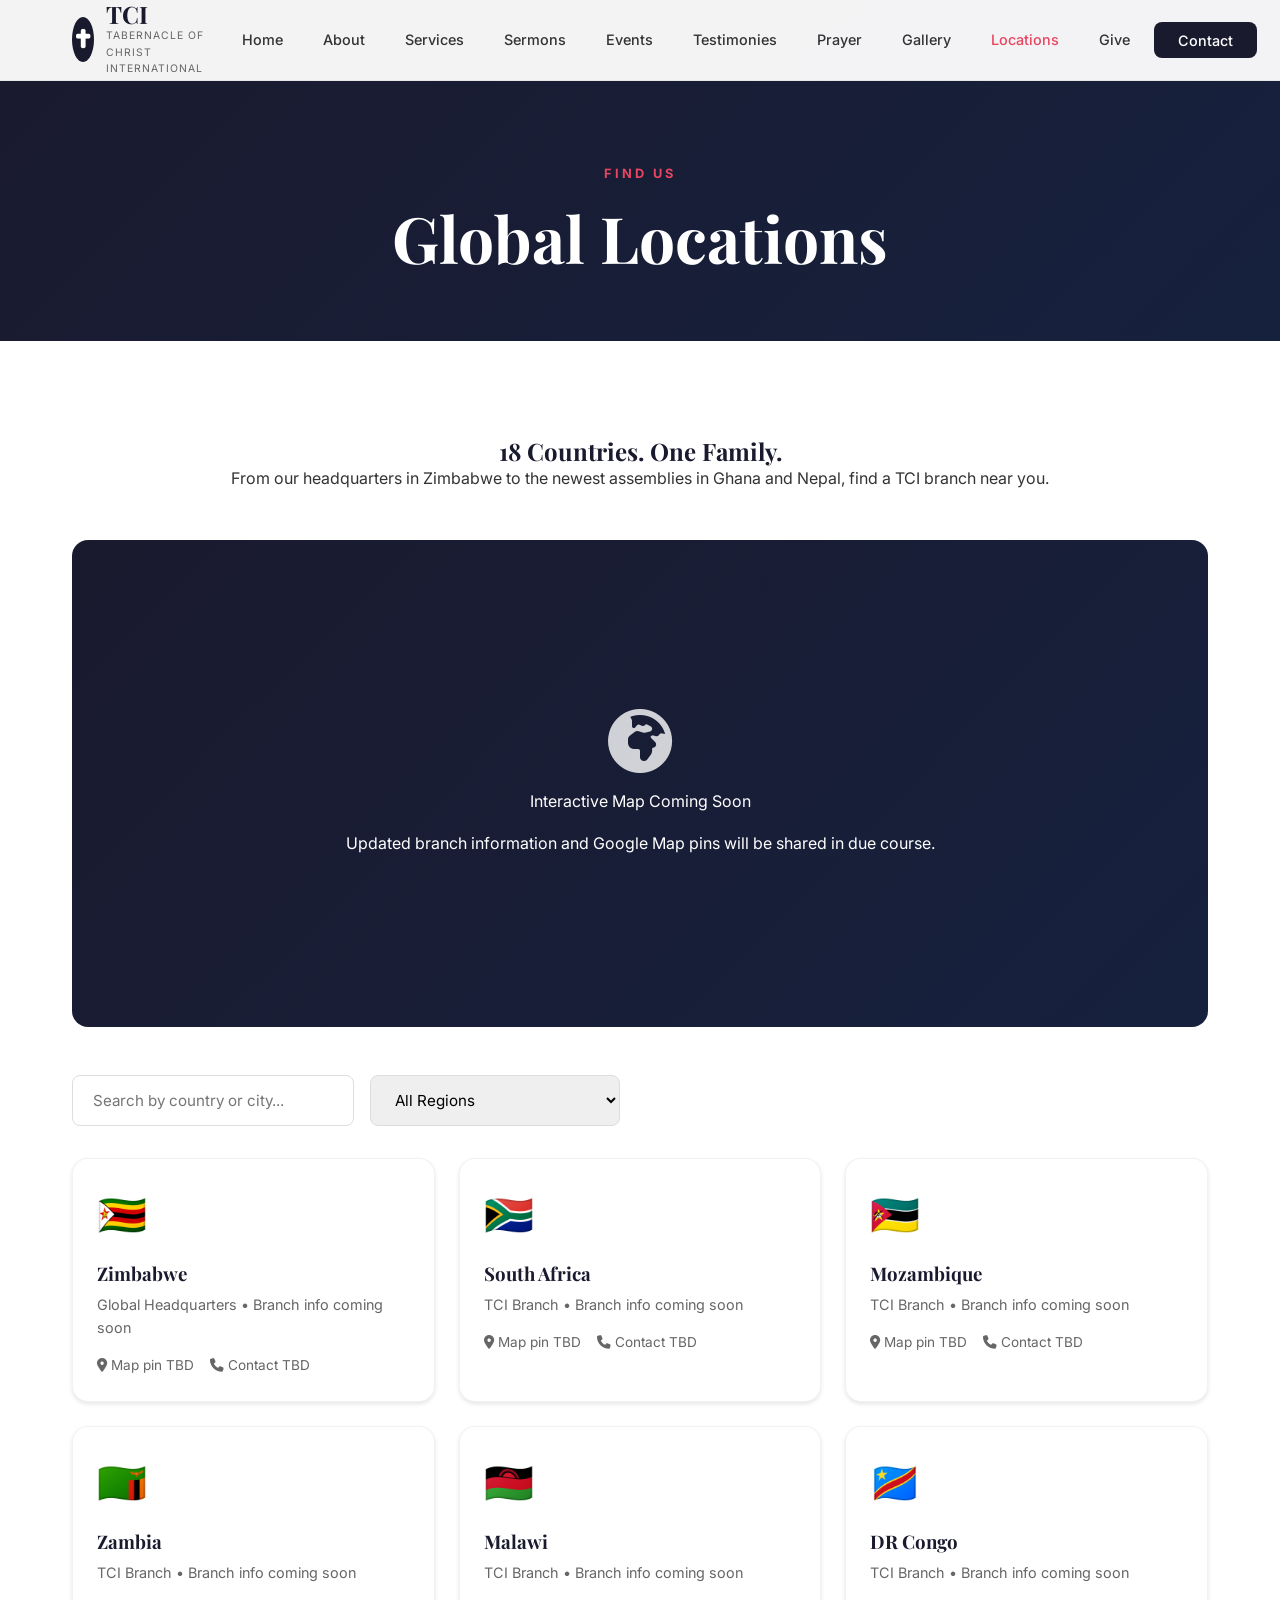
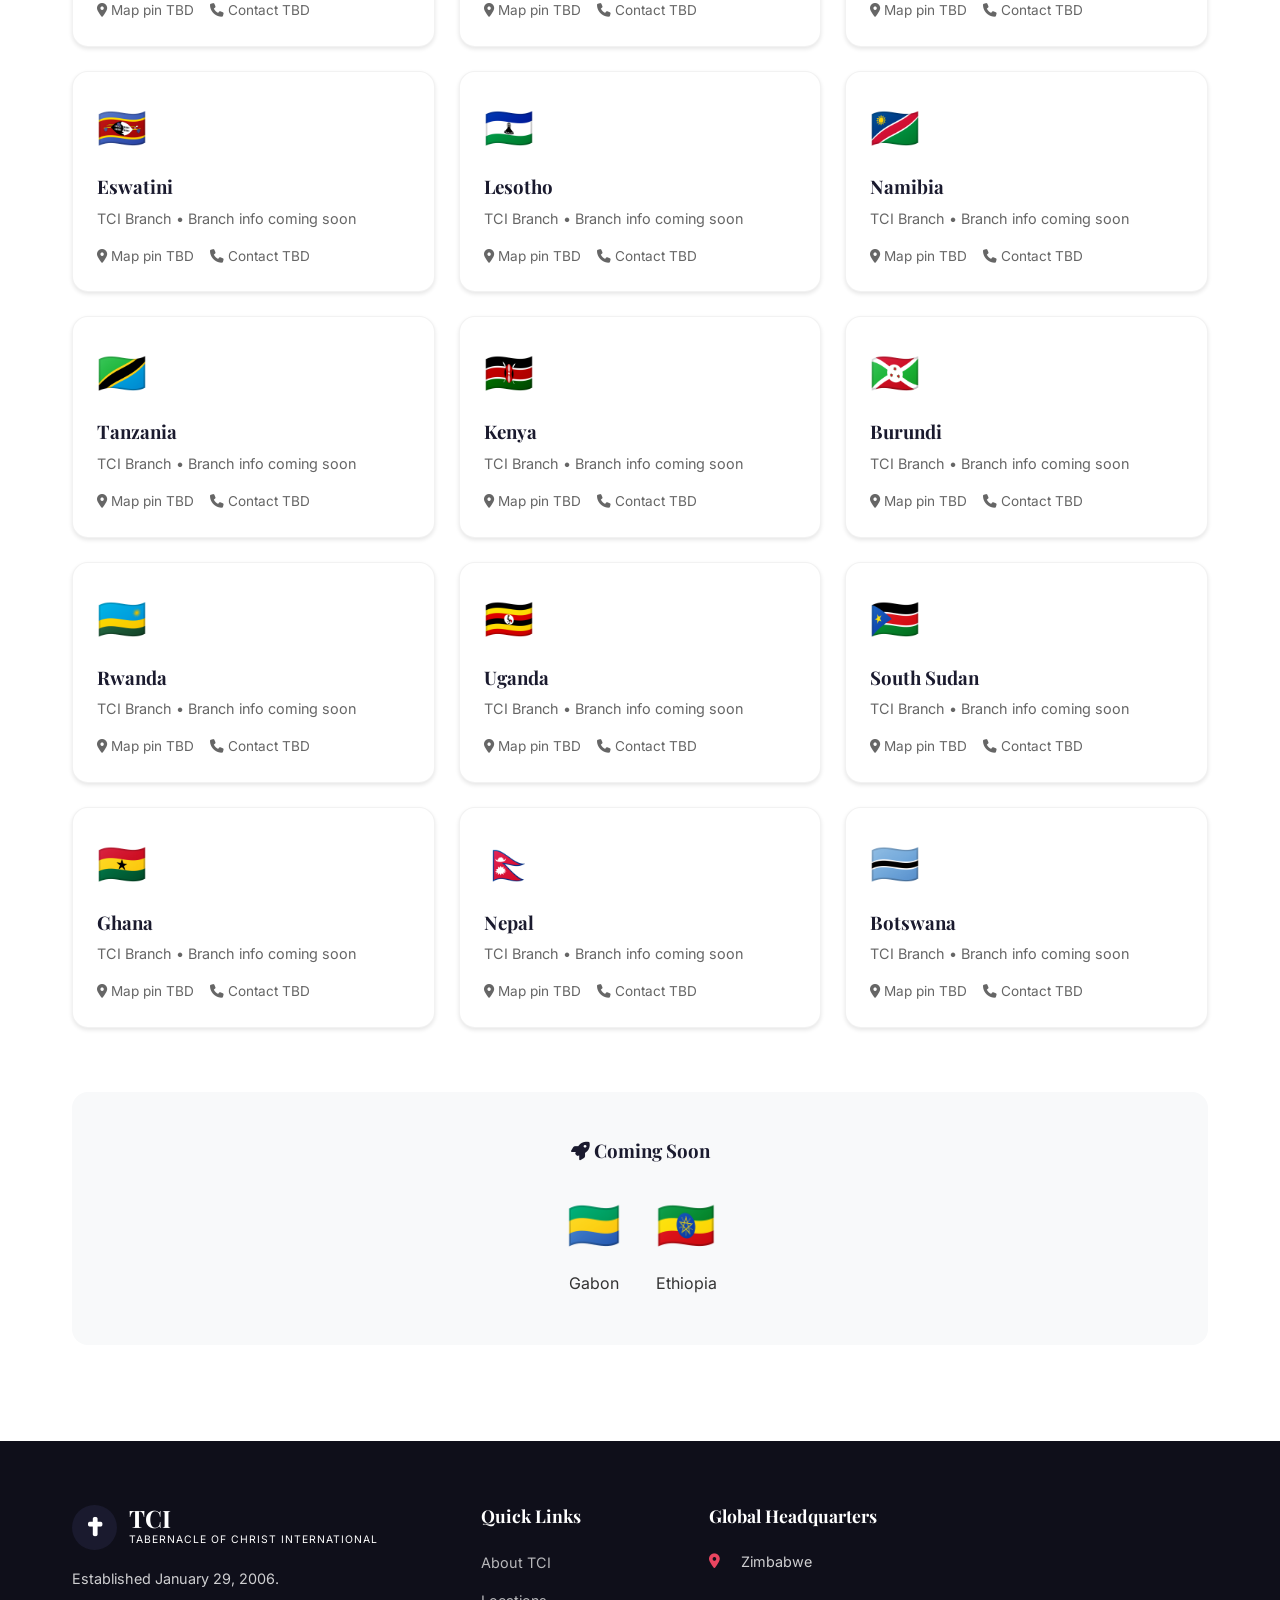
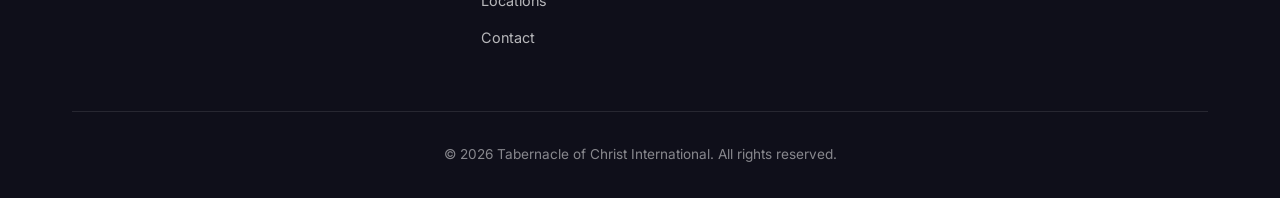
<file: website/locations.html>
<!DOCTYPE html>
<html lang="en">
<head>
    <meta charset="UTF-8">
    <meta name="viewport" content="width=device-width, initial-scale=1.0">
    <title>Locations | Tabernacle of Christ International</title>
    <link rel="stylesheet" href="css/styles.css">
    <link href="https://fonts.googleapis.com/css2?family=Inter:wght@300;400;500;600;700;800&family=Playfair+Display:wght@400;500;600;700&display=swap" rel="stylesheet">
    <link rel="stylesheet" href="https://cdnjs.cloudflare.com/ajax/libs/font-awesome/6.4.0/css/all.min.css">
</head>
<body>
    <nav class="navbar" id="navbar">
        <div class="container nav-container">
            <a href="index.html" class="logo">
                <span class="logo-icon"><i class="fas fa-cross"></i></span>
                <div class="logo-text">
                    <span class="logo-main">TCI</span>
                    <span class="logo-sub">Tabernacle of Christ International</span>
                </div>
            </a>
            <button class="mobile-toggle" id="mobileToggle"><span></span><span></span><span></span></button>
            <ul class="nav-menu" id="navMenu">
                <li><a href="index.html">Home</a></li>
                <li><a href="about.html">About</a></li>
                <li><a href="services.html">Services</a></li>
                <li><a href="sermons.html">Sermons</a></li>
                <li><a href="events.html">Events</a></li>
                <li><a href="testimonies.html">Testimonies</a></li>
                <li><a href="prayer.html">Prayer</a></li>
                <li><a href="gallery.html">Gallery</a></li>
                <li><a href="locations.html" class="active">Locations</a></li>
                <li><a href="give.html">Give</a></li>
                <li><a href="contact.html" class="btn-nav">Contact</a></li>
            </ul>
        </div>
    </nav>

    <header class="page-header">
        <div class="container">
            <span class="page-tag">Find Us</span>
            <h1 class="page-title">Global Locations</h1>
        </div>
    </header>

    <section class="section">
        <div class="container">
            <div class="locations-intro text-center">
                <h2>18 Countries. One Family.</h2>
                <p>From our headquarters in Zimbabwe to the newest assemblies in Ghana and Nepal, find a TCI branch near you.</p>
            </div>
            
            <div class="locations-map-placeholder">
                <i class="fas fa-globe-africa"></i>
                <span>Interactive Map Coming Soon</span>
                <p>Updated branch information and Google Map pins will be shared in due course.</p>
            </div>

            <div class="locations-filter">
                <input type="text" id="locationSearch" placeholder="Search by country or city..." class="search-input">
                <select id="regionFilter" class="filter-select">
                    <option value="all">All Regions</option>
                    <option value="southern-africa">Southern Africa</option>
                    <option value="east-africa">East Africa</option>
                    <option value="west-africa">West Africa</option>
                    <option value="asia">Asia</option>
                </select>
            </div>

            <div class="locations-grid" id="locationsGrid">
                <!-- Populated by JS -->
            </div>

            <div class="coming-soon-section">
                <h3><i class="fas fa-rocket"></i> Coming Soon</h3>
                <div class="coming-soon-flags">
                    <div class="flag-card">
                        <span class="flag-placeholder">🇬🇦</span>
                        <span>Gabon</span>
                    </div>
                    <div class="flag-card">
                        <span class="flag-placeholder">🇪🇹</span>
                        <span>Ethiopia</span>
                    </div>
                </div>
            </div>
        </div>
    </section>

    <footer class="footer">
        <div class="container">
            <div class="footer-grid">
                <div class="footer-brand">
                    <div class="logo">
                        <span class="logo-icon"><i class="fas fa-cross"></i></span>
                        <div class="logo-text">
                            <span class="logo-main">TCI</span>
                            <span class="logo-sub">Tabernacle of Christ International</span>
                        </div>
                    </div>
                    <p>Established January 29, 2006.</p>
                </div>
                <div class="footer-links">
                    <h4>Quick Links</h4>
                    <ul>
                        <li><a href="about.html">About TCI</a></li>
                        <li><a href="locations.html">Locations</a></li>
                        <li><a href="contact.html">Contact</a></li>
                    </ul>
                </div>
                <div class="footer-contact">
                    <h4>Global Headquarters</h4>
                    <p><i class="fas fa-map-marker-alt"></i> Zimbabwe</p>
                </div>
            </div>
            <div class="footer-bottom">
                <p>&copy; 2026 Tabernacle of Christ International. All rights reserved.</p>
            </div>
        </div>
    </footer>

    <script src="js/main.js"></script>
</body>
</html>
</file>
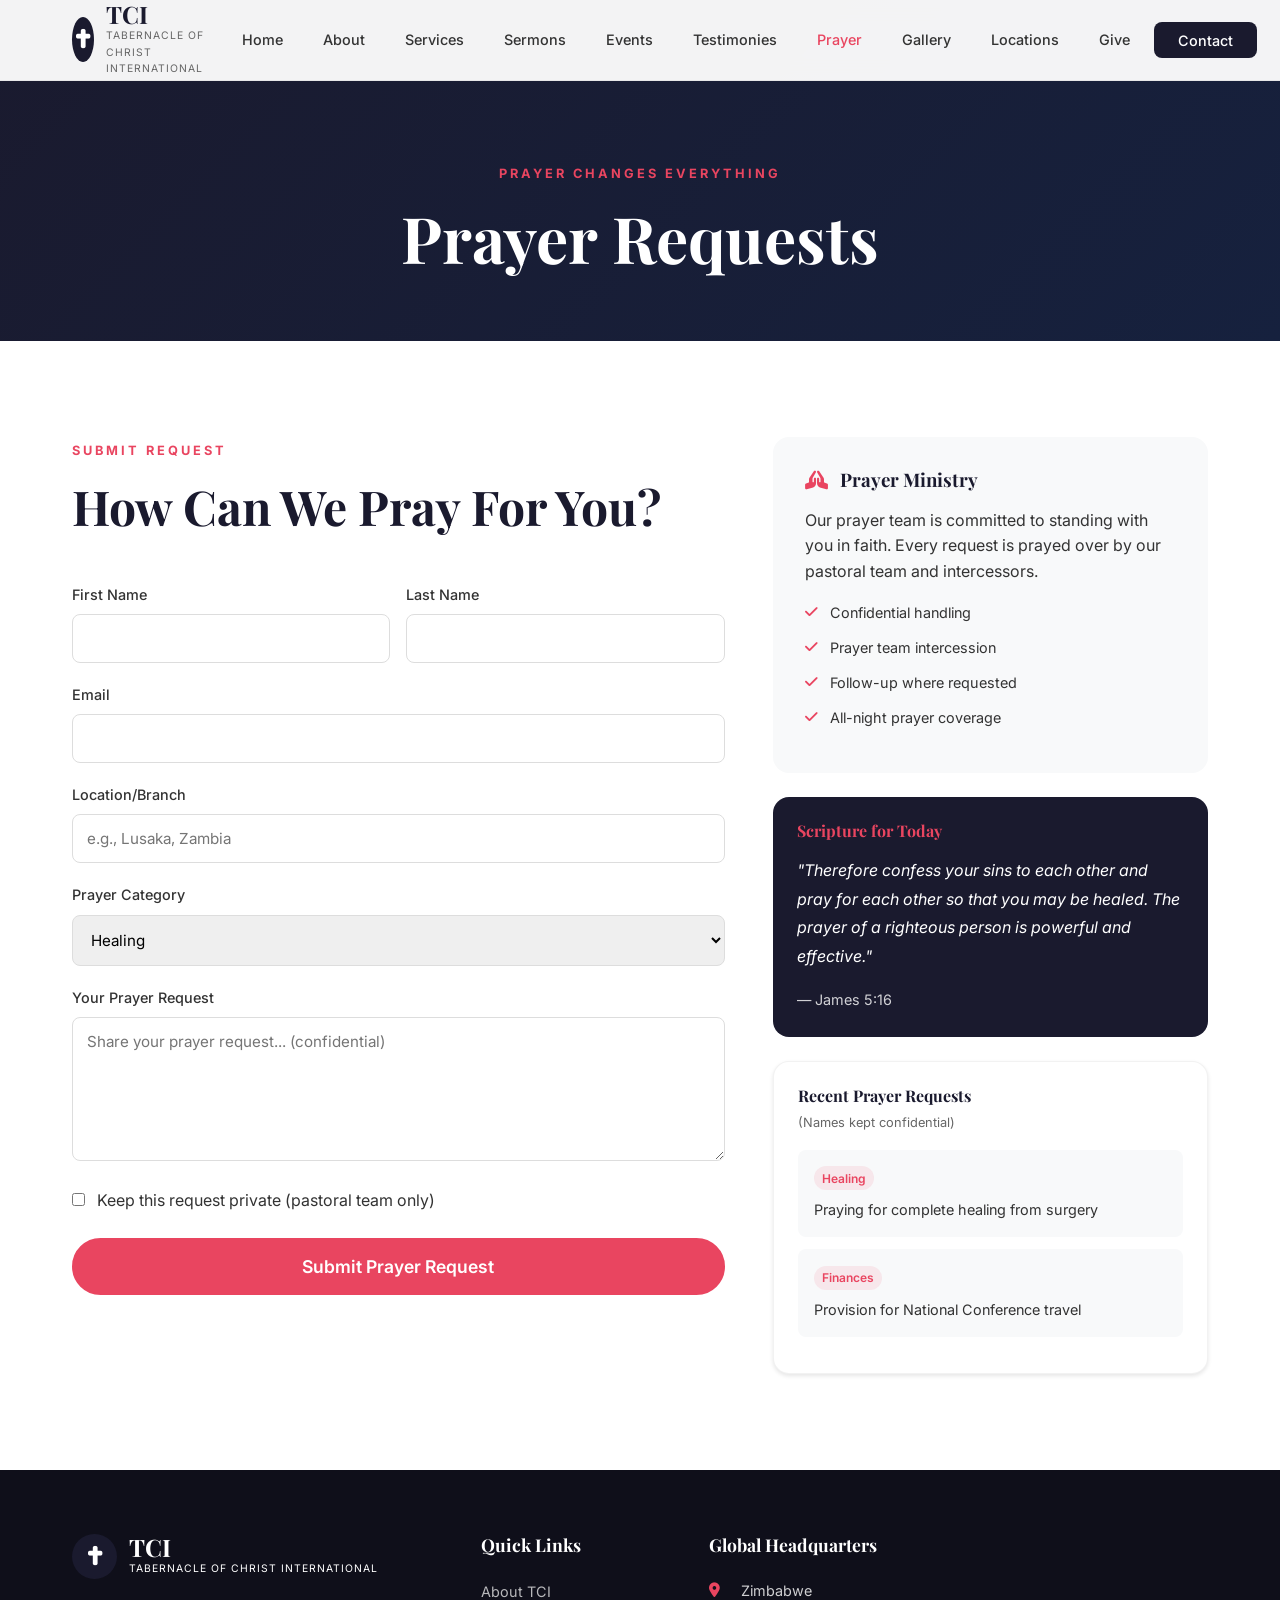
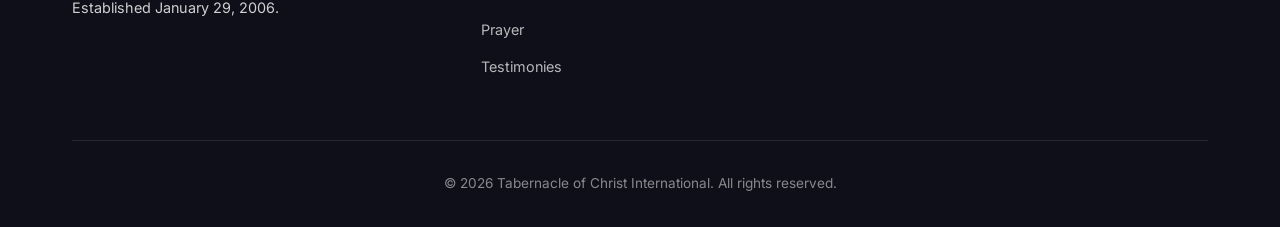
<file: website/prayer.html>
<!DOCTYPE html>
<html lang="en">
<head>
    <meta charset="UTF-8">
    <meta name="viewport" content="width=device-width, initial-scale=1.0">
    <title>Prayer | Tabernacle of Christ International</title>
    <link rel="stylesheet" href="css/styles.css">
    <link href="https://fonts.googleapis.com/css2?family=Inter:wght@300;400;500;600;700;800&family=Playfair+Display:wght@400;500;600;700&display=swap" rel="stylesheet">
    <link rel="stylesheet" href="https://cdnjs.cloudflare.com/ajax/libs/font-awesome/6.4.0/css/all.min.css">
</head>
<body>
    <nav class="navbar" id="navbar">
        <div class="container nav-container">
            <a href="index.html" class="logo">
                <span class="logo-icon"><i class="fas fa-cross"></i></span>
                <div class="logo-text">
                    <span class="logo-main">TCI</span>
                    <span class="logo-sub">Tabernacle of Christ International</span>
                </div>
            </a>
            <button class="mobile-toggle" id="mobileToggle"><span></span><span></span><span></span></button>
            <ul class="nav-menu" id="navMenu">
                <li><a href="index.html">Home</a></li>
                <li><a href="about.html">About</a></li>
                <li><a href="services.html">Services</a></li>
                <li><a href="sermons.html">Sermons</a></li>
                <li><a href="events.html">Events</a></li>
                <li><a href="testimonies.html">Testimonies</a></li>
                <li><a href="prayer.html" class="active">Prayer</a></li>
                <li><a href="gallery.html">Gallery</a></li>
                <li><a href="locations.html">Locations</a></li>
                <li><a href="give.html">Give</a></li>
                <li><a href="contact.html" class="btn-nav">Contact</a></li>
            </ul>
        </div>
    </nav>

    <header class="page-header">
        <div class="container">
            <span class="page-tag">Prayer Changes Everything</span>
            <h1 class="page-title">Prayer Requests</h1>
        </div>
    </header>

    <section class="section">
        <div class="container">
            <div class="prayer-layout">
                <div class="prayer-form-section">
                    <div class="section-header">
                        <span class="section-tag">Submit Request</span>
                        <h2 class="section-title">How Can We Pray For You?</h2>
                    </div>
                    <form id="prayerForm" class="form-prayer">
                        <div class="form-row">
                            <div class="form-group">
                                <label>First Name</label>
                                <input type="text" id="pFirstName" required>
                            </div>
                            <div class="form-group">
                                <label>Last Name</label>
                                <input type="text" id="pLastName" required>
                            </div>
                        </div>
                        <div class="form-group">
                            <label>Email</label>
                            <input type="email" id="pEmail" required>
                        </div>
                        <div class="form-group">
                            <label>Location/Branch</label>
                            <input type="text" id="pLocation" placeholder="e.g., Lusaka, Zambia">
                        </div>
                        <div class="form-group">
                            <label>Prayer Category</label>
                            <select id="pCategory">
                                <option>Healing</option>
                                <option>Family</option>
                                <option>Finances</option>
                                <option>Spiritual Growth</option>
                                <option>Deliverance</option>
                                <option>Other</option>
                            </select>
                        </div>
                        <div class="form-group">
                            <label>Your Prayer Request</label>
                            <textarea id="pContent" rows="6" required placeholder="Share your prayer request... (confidential)"></textarea>
                        </div>
                        <div class="form-check">
                            <input type="checkbox" id="pPrivate">
                            <label for="pPrivate">Keep this request private (pastoral team only)</label>
                        </div>
                        <button type="submit" class="btn btn-primary btn-lg btn-block">Submit Prayer Request</button>
                    </form>
                </div>
                <div class="prayer-sidebar">
                    <div class="prayer-info-box">
                        <h3><i class="fas fa-praying-hands"></i> Prayer Ministry</h3>
                        <p>Our prayer team is committed to standing with you in faith. Every request is prayed over by our pastoral team and intercessors.</p>
                        <ul class="prayer-features">
                            <li><i class="fas fa-check"></i> Confidential handling</li>
                            <li><i class="fas fa-check"></i> Prayer team intercession</li>
                            <li><i class="fas fa-check"></i> Follow-up where requested</li>
                            <li><i class="fas fa-check"></i> All-night prayer coverage</li>
                        </ul>
                    </div>
                    <div class="prayer-verses">
                        <h4>Scripture for Today</h4>
                        <blockquote>
                            "Therefore confess your sins to each other and pray for each other so that you may be healed. The prayer of a righteous person is powerful and effective."
                            <cite>— James 5:16</cite>
                        </blockquote>
                    </div>
                    <div class="prayer-wall" id="prayerWall">
                        <h4>Recent Prayer Requests</h4>
                        <p class="prayer-wall-note">(Names kept confidential)</p>
                        <div class="prayer-items" id="prayerItems">
                            <!-- Populated by JS -->
                        </div>
                    </div>
                </div>
            </div>
        </div>
    </section>

    <footer class="footer">
        <div class="container">
            <div class="footer-grid">
                <div class="footer-brand">
                    <div class="logo">
                        <span class="logo-icon"><i class="fas fa-cross"></i></span>
                        <div class="logo-text">
                            <span class="logo-main">TCI</span>
                            <span class="logo-sub">Tabernacle of Christ International</span>
                        </div>
                    </div>
                    <p>Established January 29, 2006.</p>
                </div>
                <div class="footer-links">
                    <h4>Quick Links</h4>
                    <ul>
                        <li><a href="about.html">About TCI</a></li>
                        <li><a href="prayer.html">Prayer</a></li>
                        <li><a href="testimonies.html">Testimonies</a></li>
                    </ul>
                </div>
                <div class="footer-contact">
                    <h4>Global Headquarters</h4>
                    <p><i class="fas fa-map-marker-alt"></i> Zimbabwe</p>
                </div>
            </div>
            <div class="footer-bottom">
                <p>&copy; 2026 Tabernacle of Christ International. All rights reserved.</p>
            </div>
        </div>
    </footer>

    <script src="js/main.js"></script>
</body>
</html>
</file>
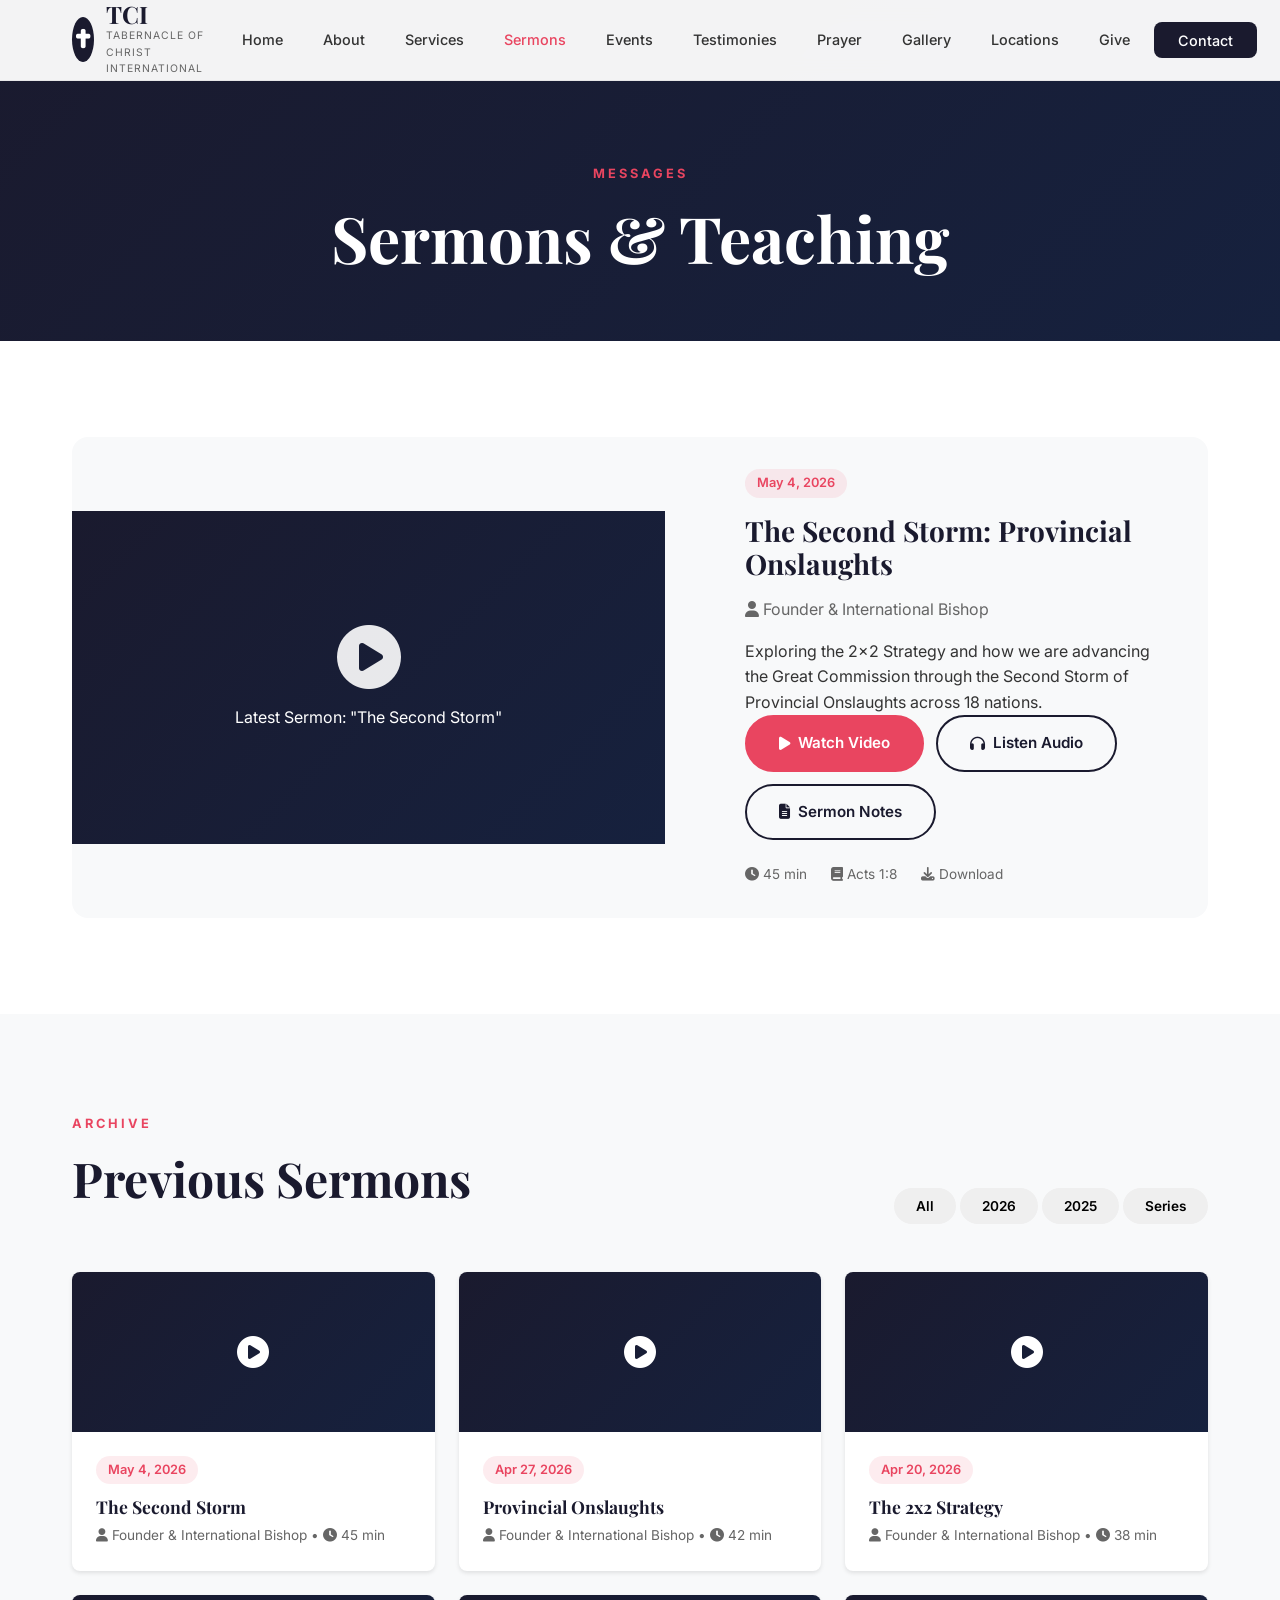
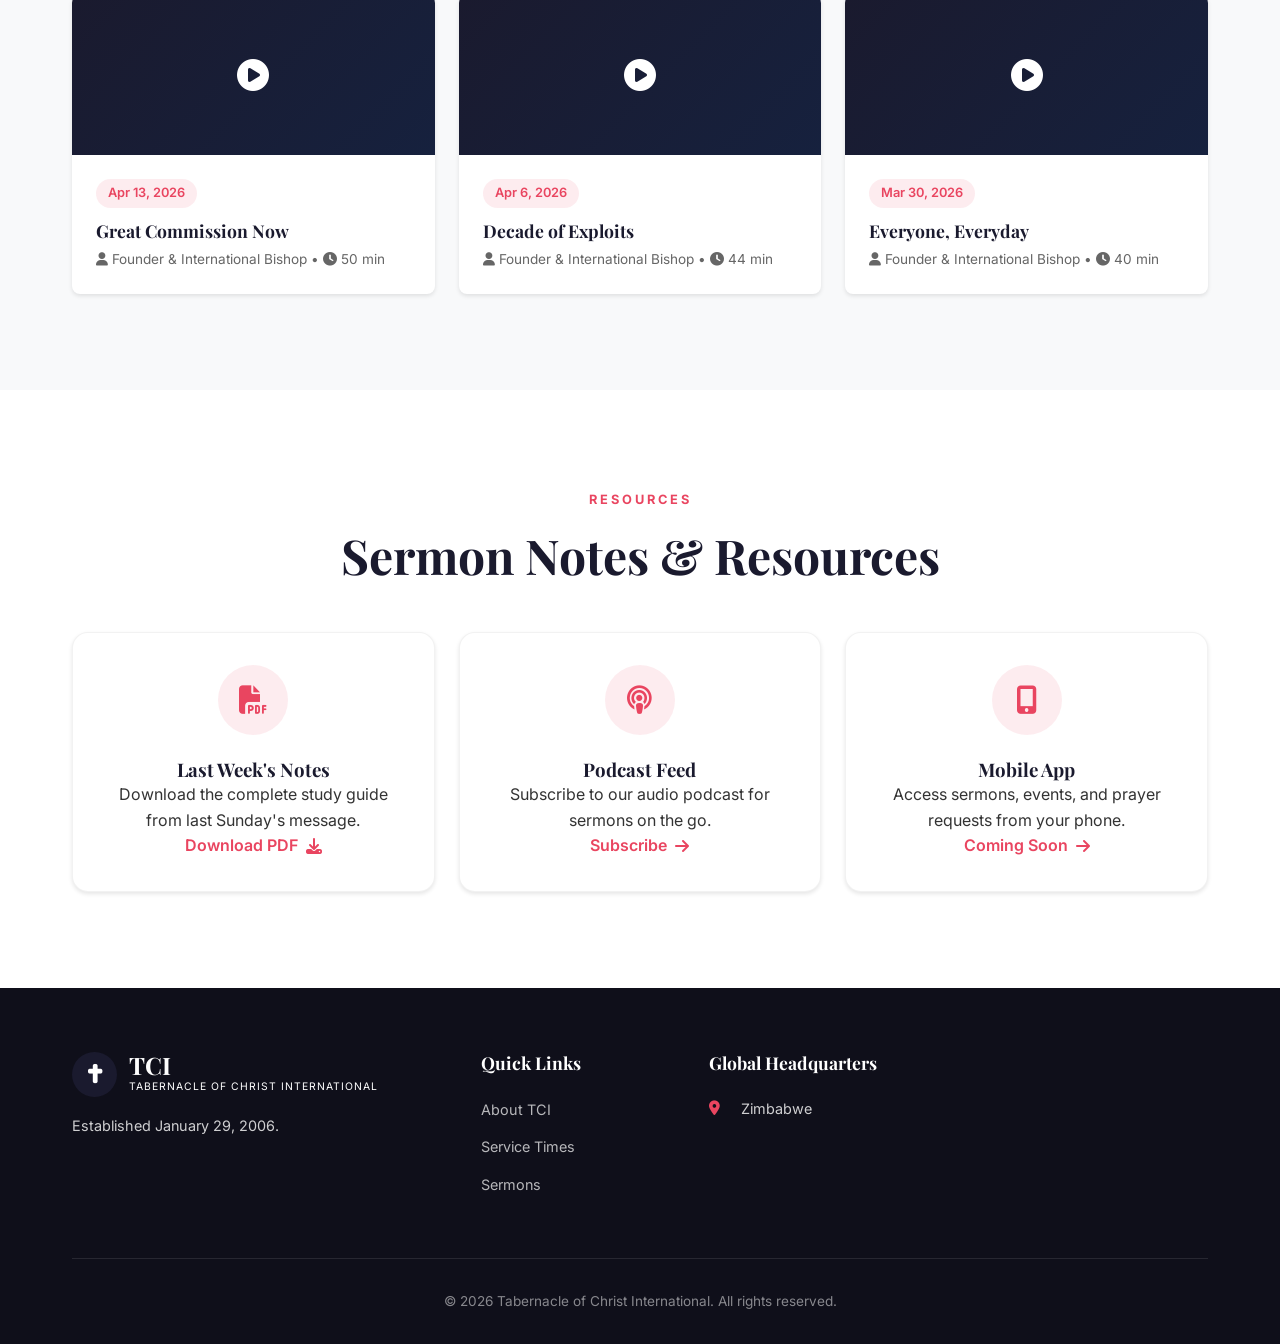
<file: website/sermons.html>
<!DOCTYPE html>
<html lang="en">
<head>
    <meta charset="UTF-8">
    <meta name="viewport" content="width=device-width, initial-scale=1.0">
    <title>Sermons | Tabernacle of Christ International</title>
    <link rel="stylesheet" href="css/styles.css">
    <link href="https://fonts.googleapis.com/css2?family=Inter:wght@300;400;500;600;700;800&family=Playfair+Display:wght@400;500;600;700&display=swap" rel="stylesheet">
    <link rel="stylesheet" href="https://cdnjs.cloudflare.com/ajax/libs/font-awesome/6.4.0/css/all.min.css">
</head>
<body>
    <nav class="navbar" id="navbar">
        <div class="container nav-container">
            <a href="index.html" class="logo">
                <span class="logo-icon"><i class="fas fa-cross"></i></span>
                <div class="logo-text">
                    <span class="logo-main">TCI</span>
                    <span class="logo-sub">Tabernacle of Christ International</span>
                </div>
            </a>
            <button class="mobile-toggle" id="mobileToggle"><span></span><span></span><span></span></button>
            <ul class="nav-menu" id="navMenu">
                <li><a href="index.html">Home</a></li>
                <li><a href="about.html">About</a></li>
                <li><a href="services.html">Services</a></li>
                <li><a href="sermons.html" class="active">Sermons</a></li>
                <li><a href="events.html">Events</a></li>
                <li><a href="testimonies.html">Testimonies</a></li>
                <li><a href="prayer.html">Prayer</a></li>
                <li><a href="gallery.html">Gallery</a></li>
                <li><a href="locations.html">Locations</a></li>
                <li><a href="give.html">Give</a></li>
                <li><a href="contact.html" class="btn-nav">Contact</a></li>
            </ul>
        </div>
    </nav>

    <header class="page-header">
        <div class="container">
            <span class="page-tag">Messages</span>
            <h1 class="page-title">Sermons & Teaching</h1>
        </div>
    </header>

    <section class="section">
        <div class="container">
            <div class="sermon-featured">
                <div class="sermon-video">
                    <div class="video-player-placeholder">
                        <i class="fas fa-play-circle"></i>
                        <span>Latest Sermon: "The Second Storm"</span>
                    </div>
                </div>
                <div class="sermon-info">
                    <span class="sermon-date">May 4, 2026</span>
                    <h2>The Second Storm: Provincial Onslaughts</h2>
                    <p class="sermon-speaker"><i class="fas fa-user"></i> Founder & International Bishop</p>
                    <p>Exploring the 2x2 Strategy and how we are advancing the Great Commission through the Second Storm of Provincial Onslaughts across 18 nations.</p>
                    <div class="sermon-actions">
                        <a href="#" class="btn btn-primary"><i class="fas fa-play"></i> Watch Video</a>
                        <a href="#" class="btn btn-outline"><i class="fas fa-headphones"></i> Listen Audio</a>
                        <a href="#" class="btn btn-outline"><i class="fas fa-file-alt"></i> Sermon Notes</a>
                    </div>
                    <div class="sermon-meta">
                        <span><i class="fas fa-clock"></i> 45 min</span>
                        <span><i class="fas fa-book"></i> Acts 1:8</span>
                        <span><i class="fas fa-download"></i> Download</span>
                    </div>
                </div>
            </div>
        </div>
    </section>

    <section class="section bg-light">
        <div class="container">
            <div class="section-header flex-between">
                <div>
                    <span class="section-tag">Archive</span>
                    <h2 class="section-title">Previous Sermons</h2>
                </div>
                <div class="filter-buttons">
                    <button class="btn btn-sm active">All</button>
                    <button class="btn btn-sm">2026</button>
                    <button class="btn btn-sm">2025</button>
                    <button class="btn btn-sm">Series</button>
                </div>
            </div>
            <div class="sermons-grid" id="sermonsGrid">
                <!-- Populated by JS -->
            </div>
        </div>
    </section>

    <section class="section">
        <div class="container">
            <div class="section-header text-center">
                <span class="section-tag">Resources</span>
                <h2 class="section-title">Sermon Notes & Resources</h2>
            </div>
            <div class="resources-grid">
                <div class="resource-card">
                    <div class="resource-icon"><i class="fas fa-file-pdf"></i></div>
                    <h3>Last Week's Notes</h3>
                    <p>Download the complete study guide from last Sunday's message.</p>
                    <a href="#" class="link-arrow">Download PDF <i class="fas fa-download"></i></a>
                </div>
                <div class="resource-card">
                    <div class="resource-icon"><i class="fas fa-podcast"></i></div>
                    <h3>Podcast Feed</h3>
                    <p>Subscribe to our audio podcast for sermons on the go.</p>
                    <a href="#" class="link-arrow">Subscribe <i class="fas fa-arrow-right"></i></a>
                </div>
                <div class="resource-card">
                    <div class="resource-icon"><i class="fas fa-mobile-alt"></i></div>
                    <h3>Mobile App</h3>
                    <p>Access sermons, events, and prayer requests from your phone.</p>
                    <a href="#" class="link-arrow">Coming Soon <i class="fas fa-arrow-right"></i></a>
                </div>
            </div>
        </div>
    </section>

    <footer class="footer">
        <div class="container">
            <div class="footer-grid">
                <div class="footer-brand">
                    <div class="logo">
                        <span class="logo-icon"><i class="fas fa-cross"></i></span>
                        <div class="logo-text">
                            <span class="logo-main">TCI</span>
                            <span class="logo-sub">Tabernacle of Christ International</span>
                        </div>
                    </div>
                    <p>Established January 29, 2006.</p>
                </div>
                <div class="footer-links">
                    <h4>Quick Links</h4>
                    <ul>
                        <li><a href="about.html">About TCI</a></li>
                        <li><a href="services.html">Service Times</a></li>
                        <li><a href="sermons.html">Sermons</a></li>
                    </ul>
                </div>
                <div class="footer-contact">
                    <h4>Global Headquarters</h4>
                    <p><i class="fas fa-map-marker-alt"></i> Zimbabwe</p>
                </div>
            </div>
            <div class="footer-bottom">
                <p>&copy; 2026 Tabernacle of Christ International. All rights reserved.</p>
            </div>
        </div>
    </footer>

    <script src="js/main.js"></script>
</body>
</html>
</file>
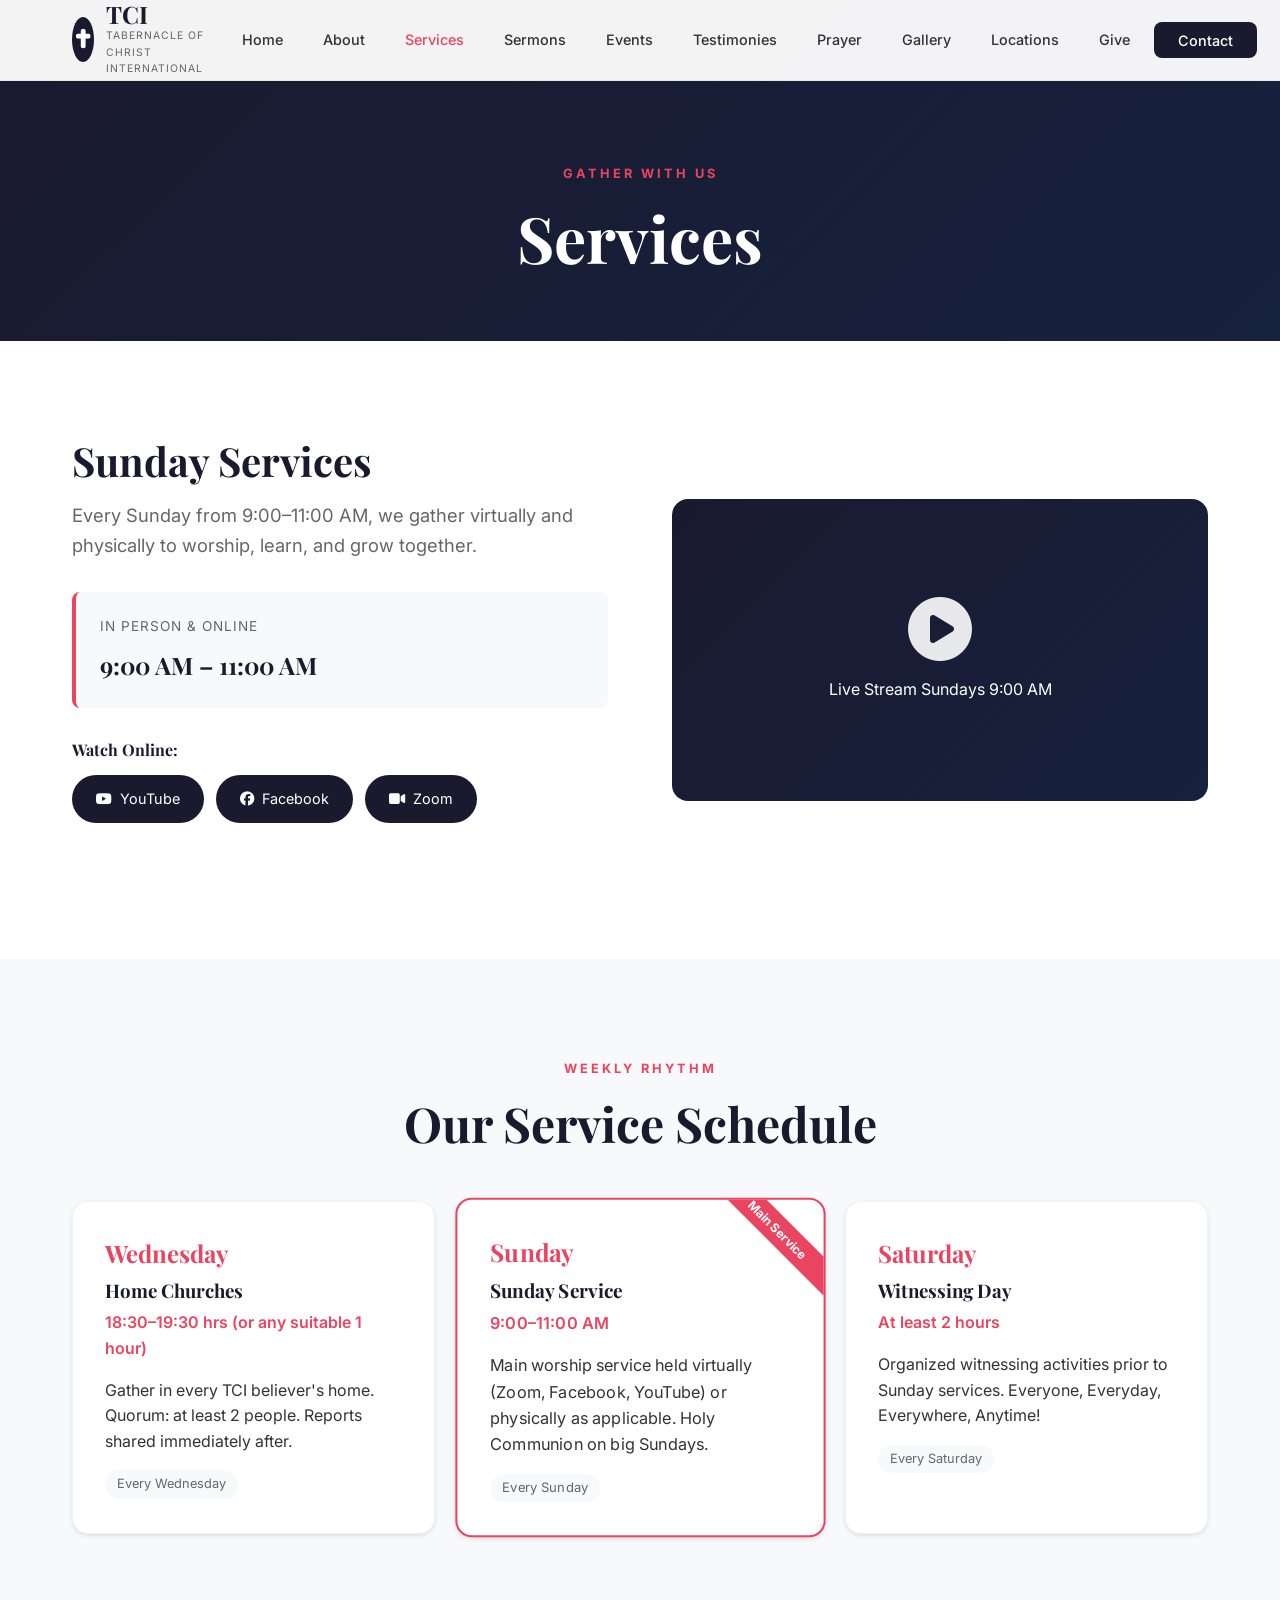
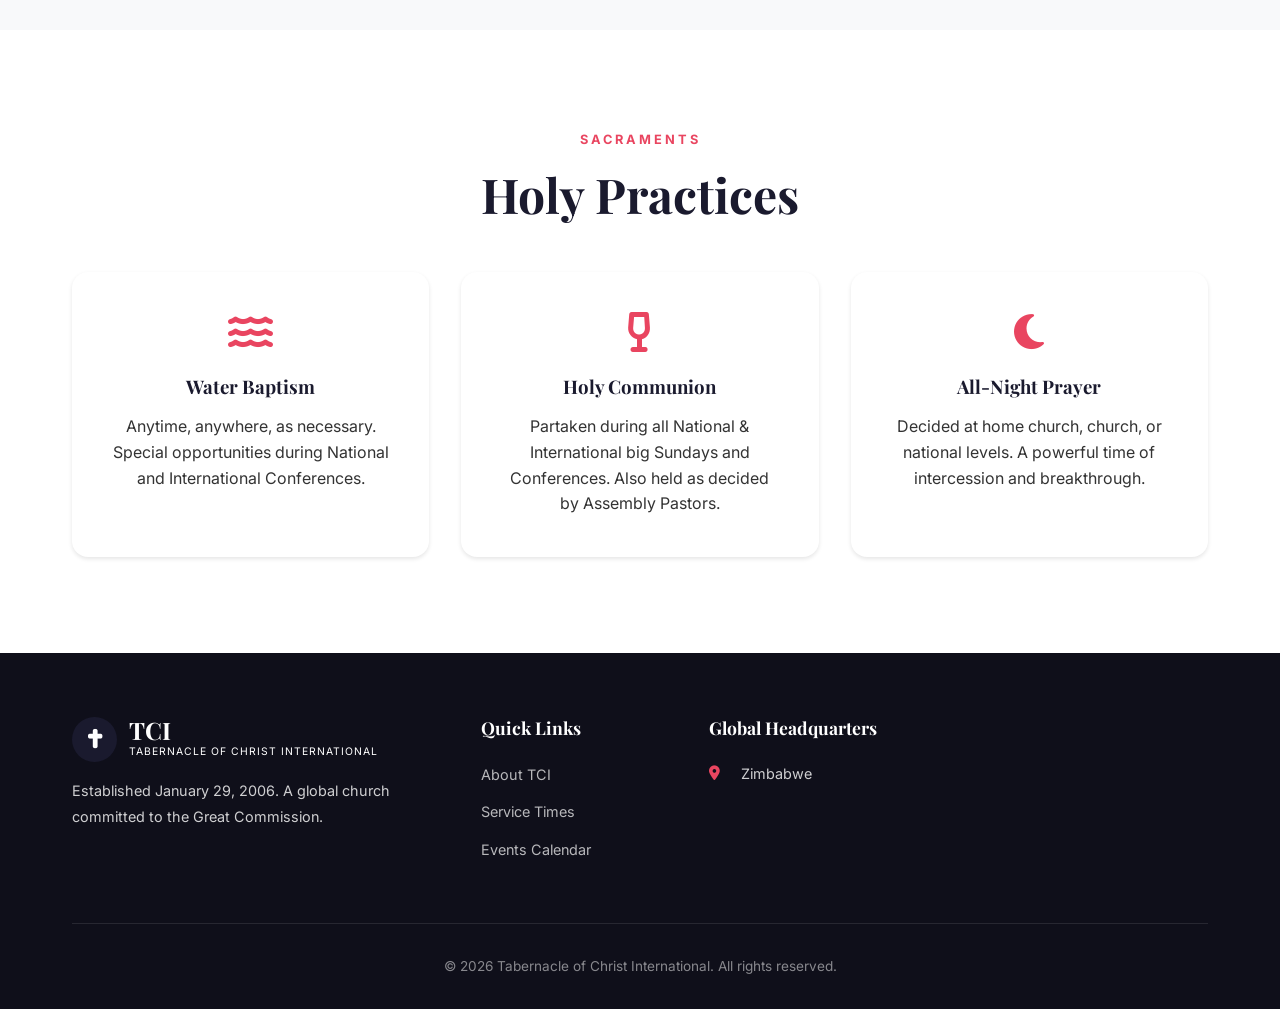
<file: website/services.html>
<!DOCTYPE html>
<html lang="en">
<head>
    <meta charset="UTF-8">
    <meta name="viewport" content="width=device-width, initial-scale=1.0">
    <title>Services | Tabernacle of Christ International</title>
    <link rel="stylesheet" href="css/styles.css">
    <link href="https://fonts.googleapis.com/css2?family=Inter:wght@300;400;500;600;700;800&family=Playfair+Display:wght@400;500;600;700&display=swap" rel="stylesheet">
    <link rel="stylesheet" href="https://cdnjs.cloudflare.com/ajax/libs/font-awesome/6.4.0/css/all.min.css">
</head>
<body>
    <nav class="navbar" id="navbar">
        <div class="container nav-container">
            <a href="index.html" class="logo">
                <span class="logo-icon"><i class="fas fa-cross"></i></span>
                <div class="logo-text">
                    <span class="logo-main">TCI</span>
                    <span class="logo-sub">Tabernacle of Christ International</span>
                </div>
            </a>
            <button class="mobile-toggle" id="mobileToggle"><span></span><span></span><span></span></button>
            <ul class="nav-menu" id="navMenu">
                <li><a href="index.html">Home</a></li>
                <li><a href="about.html">About</a></li>
                <li><a href="services.html" class="active">Services</a></li>
                <li><a href="sermons.html">Sermons</a></li>
                <li><a href="events.html">Events</a></li>
                <li><a href="testimonies.html">Testimonies</a></li>
                <li><a href="prayer.html">Prayer</a></li>
                <li><a href="gallery.html">Gallery</a></li>
                <li><a href="locations.html">Locations</a></li>
                <li><a href="give.html">Give</a></li>
                <li><a href="contact.html" class="btn-nav">Contact</a></li>
            </ul>
        </div>
    </nav>

    <header class="page-header">
        <div class="container">
            <span class="page-tag">Gather With Us</span>
            <h1 class="page-title">Services</h1>
        </div>
    </header>

    <section class="section">
        <div class="container">
            <div class="service-hero">
                <div class="service-hero-content">
                    <h2>Sunday Services</h2>
                    <p class="lead">Every Sunday from 9:00–11:00 AM, we gather virtually and physically to worship, learn, and grow together.</p>
                    <div class="service-times">
                        <div class="time-block">
                            <span class="time-label">In Person & Online</span>
                            <span class="time-value">9:00 AM – 11:00 AM</span>
                        </div>
                    </div>
                    <div class="stream-platforms">
                        <h4>Watch Online:</h4>
                        <a href="#" class="platform-btn"><i class="fab fa-youtube"></i> YouTube</a>
                        <a href="#" class="platform-btn"><i class="fab fa-facebook"></i> Facebook</a>
                        <a href="#" class="platform-btn"><i class="fas fa-video"></i> Zoom</a>
                    </div>
                </div>
                <div class="service-hero-visual">
                    <div class="video-placeholder" id="liveStreamPlaceholder">
                        <i class="fas fa-play-circle"></i>
                        <span>Live Stream Sundays 9:00 AM</span>
                    </div>
                </div>
            </div>
        </div>
    </section>

    <section class="section bg-light">
        <div class="container">
            <div class="section-header text-center">
                <span class="section-tag">Weekly Rhythm</span>
                <h2 class="section-title">Our Service Schedule</h2>
            </div>
            <div class="schedule-grid">
                <div class="schedule-card">
                    <div class="schedule-day">Wednesday</div>
                    <h3>Home Churches</h3>
                    <p class="schedule-time">18:30–19:30 hrs (or any suitable 1 hour)</p>
                    <p>Gather in every TCI believer's home. Quorum: at least 2 people. Reports shared immediately after.</p>
                    <span class="schedule-tag">Every Wednesday</span>
                </div>
                <div class="schedule-card highlight">
                    <div class="schedule-day">Sunday</div>
                    <h3>Sunday Service</h3>
                    <p class="schedule-time">9:00–11:00 AM</p>
                    <p>Main worship service held virtually (Zoom, Facebook, YouTube) or physically as applicable. Holy Communion on big Sundays.</p>
                    <span class="schedule-tag">Every Sunday</span>
                </div>
                <div class="schedule-card">
                    <div class="schedule-day">Saturday</div>
                    <h3>Witnessing Day</h3>
                    <p class="schedule-time">At least 2 hours</p>
                    <p>Organized witnessing activities prior to Sunday services. Everyone, Everyday, Everywhere, Anytime!</p>
                    <span class="schedule-tag">Every Saturday</span>
                </div>
            </div>
        </div>
    </section>

    <section class="section">
        <div class="container">
            <div class="section-header text-center">
                <span class="section-tag">Sacraments</span>
                <h2 class="section-title">Holy Practices</h2>
            </div>
            <div class="sacraments-grid">
                <div class="sacrament-card">
                    <i class="fas fa-water"></i>
                    <h3>Water Baptism</h3>
                    <p>Anytime, anywhere, as necessary. Special opportunities during National and International Conferences.</p>
                </div>
                <div class="sacrament-card">
                    <i class="fas fa-wine-glass-alt"></i>
                    <h3>Holy Communion</h3>
                    <p>Partaken during all National & International big Sundays and Conferences. Also held as decided by Assembly Pastors.</p>
                </div>
                <div class="sacrament-card">
                    <i class="fas fa-moon"></i>
                    <h3>All-Night Prayer</h3>
                    <p>Decided at home church, church, or national levels. A powerful time of intercession and breakthrough.</p>
                </div>
            </div>
        </div>
    </section>

    <footer class="footer">
        <div class="container">
            <div class="footer-grid">
                <div class="footer-brand">
                    <div class="logo">
                        <span class="logo-icon"><i class="fas fa-cross"></i></span>
                        <div class="logo-text">
                            <span class="logo-main">TCI</span>
                            <span class="logo-sub">Tabernacle of Christ International</span>
                        </div>
                    </div>
                    <p>Established January 29, 2006. A global church committed to the Great Commission.</p>
                </div>
                <div class="footer-links">
                    <h4>Quick Links</h4>
                    <ul>
                        <li><a href="about.html">About TCI</a></li>
                        <li><a href="services.html">Service Times</a></li>
                        <li><a href="events.html">Events Calendar</a></li>
                    </ul>
                </div>
                <div class="footer-contact">
                    <h4>Global Headquarters</h4>
                    <p><i class="fas fa-map-marker-alt"></i> Zimbabwe</p>
                </div>
            </div>
            <div class="footer-bottom">
                <p>&copy; 2026 Tabernacle of Christ International. All rights reserved.</p>
            </div>
        </div>
    </footer>

    <script src="js/main.js"></script>
</body>
</html>
</file>
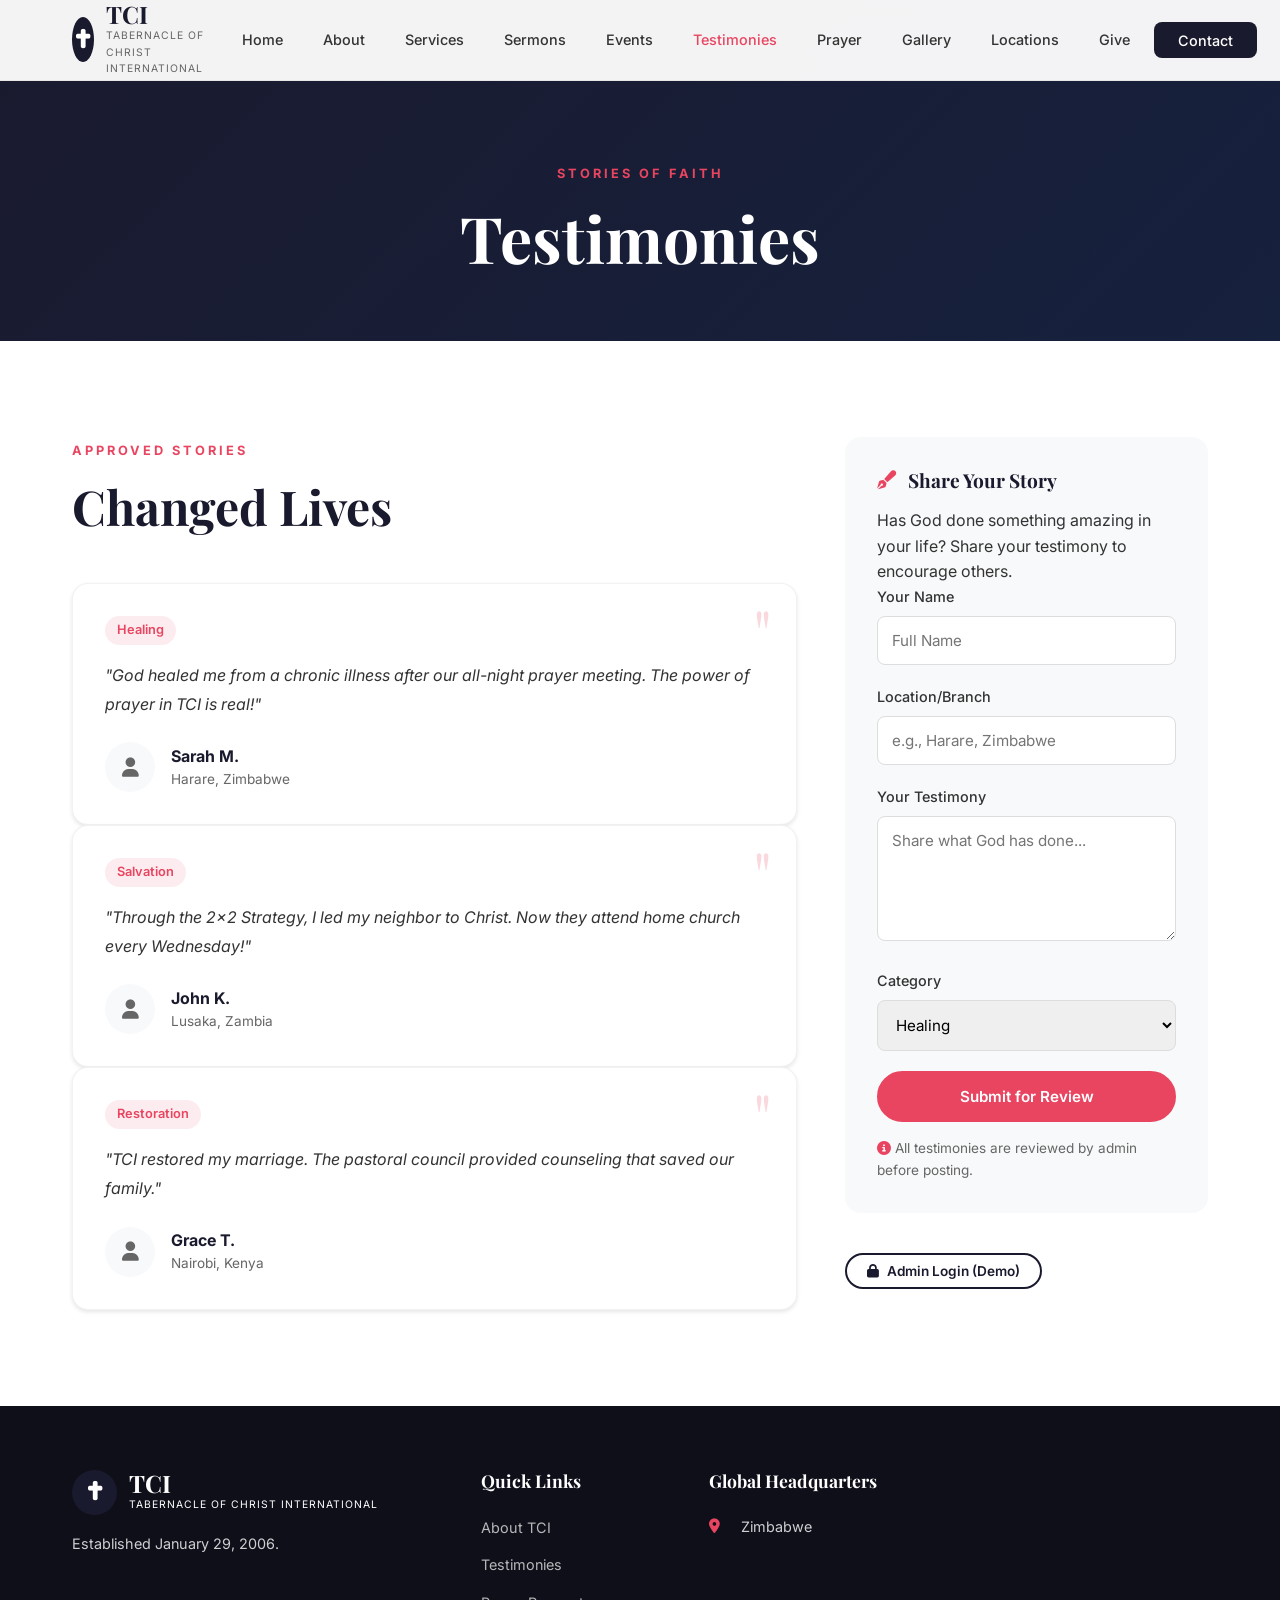
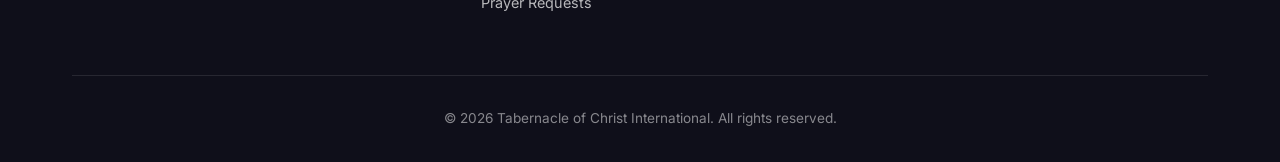
<file: website/testimonies.html>
<!DOCTYPE html>
<html lang="en">
<head>
    <meta charset="UTF-8">
    <meta name="viewport" content="width=device-width, initial-scale=1.0">
    <title>Testimonies | Tabernacle of Christ International</title>
    <link rel="stylesheet" href="css/styles.css">
    <link href="https://fonts.googleapis.com/css2?family=Inter:wght@300;400;500;600;700;800&family=Playfair+Display:wght@400;500;600;700&display=swap" rel="stylesheet">
    <link rel="stylesheet" href="https://cdnjs.cloudflare.com/ajax/libs/font-awesome/6.4.0/css/all.min.css">
</head>
<body>
    <nav class="navbar" id="navbar">
        <div class="container nav-container">
            <a href="index.html" class="logo">
                <span class="logo-icon"><i class="fas fa-cross"></i></span>
                <div class="logo-text">
                    <span class="logo-main">TCI</span>
                    <span class="logo-sub">Tabernacle of Christ International</span>
                </div>
            </a>
            <button class="mobile-toggle" id="mobileToggle"><span></span><span></span><span></span></button>
            <ul class="nav-menu" id="navMenu">
                <li><a href="index.html">Home</a></li>
                <li><a href="about.html">About</a></li>
                <li><a href="services.html">Services</a></li>
                <li><a href="sermons.html">Sermons</a></li>
                <li><a href="events.html">Events</a></li>
                <li><a href="testimonies.html" class="active">Testimonies</a></li>
                <li><a href="prayer.html">Prayer</a></li>
                <li><a href="gallery.html">Gallery</a></li>
                <li><a href="locations.html">Locations</a></li>
                <li><a href="give.html">Give</a></li>
                <li><a href="contact.html" class="btn-nav">Contact</a></li>
            </ul>
        </div>
    </nav>

    <header class="page-header">
        <div class="container">
            <span class="page-tag">Stories of Faith</span>
            <h1 class="page-title">Testimonies</h1>
        </div>
    </header>

    <section class="section">
        <div class="container">
            <div class="testimonies-layout">
                <div class="testimonies-main">
                    <div class="section-header">
                        <span class="section-tag">Approved Stories</span>
                        <h2 class="section-title">Changed Lives</h2>
                    </div>
                    <div class="testimonies-list" id="approvedTestimonies">
                        <!-- Populated by JS -->
                    </div>
                </div>
                <div class="testimonies-sidebar">
                    <div class="submit-box">
                        <h3><i class="fas fa-pen-fancy"></i> Share Your Story</h3>
                        <p>Has God done something amazing in your life? Share your testimony to encourage others.</p>
                        <form id="testimonyForm" class="form-stacked">
                            <div class="form-group">
                                <label>Your Name</label>
                                <input type="text" id="tName" required placeholder="Full Name">
                            </div>
                            <div class="form-group">
                                <label>Location/Branch</label>
                                <input type="text" id="tLocation" required placeholder="e.g., Harare, Zimbabwe">
                            </div>
                            <div class="form-group">
                                <label>Your Testimony</label>
                                <textarea id="tContent" rows="5" required placeholder="Share what God has done..."></textarea>
                            </div>
                            <div class="form-group">
                                <label>Category</label>
                                <select id="tCategory">
                                    <option>Healing</option>
                                    <option>Salvation</option>
                                    <option>Provision</option>
                                    <option>Restoration</option>
                                    <option>Other</option>
                                </select>
                            </div>
                            <button type="submit" class="btn btn-primary btn-block">Submit for Review</button>
                            <p class="form-note"><i class="fas fa-info-circle"></i> All testimonies are reviewed by admin before posting.</p>
                        </form>
                    </div>

                    <!-- Admin Panel Simulation -->
                    <div class="admin-panel" id="adminPanel" style="display: none;">
                        <h3><i class="fas fa-shield-alt"></i> Admin Review Queue</h3>
                        <div class="pending-list" id="pendingTestimonies">
                            <!-- Populated by JS -->
                        </div>
                    </div>
                    <button class="btn btn-sm btn-outline" id="toggleAdmin" style="margin-top: 1rem;">
                        <i class="fas fa-lock"></i> Admin Login (Demo)
                    </button>
                </div>
            </div>
        </div>
    </section>

    <footer class="footer">
        <div class="container">
            <div class="footer-grid">
                <div class="footer-brand">
                    <div class="logo">
                        <span class="logo-icon"><i class="fas fa-cross"></i></span>
                        <div class="logo-text">
                            <span class="logo-main">TCI</span>
                            <span class="logo-sub">Tabernacle of Christ International</span>
                        </div>
                    </div>
                    <p>Established January 29, 2006.</p>
                </div>
                <div class="footer-links">
                    <h4>Quick Links</h4>
                    <ul>
                        <li><a href="about.html">About TCI</a></li>
                        <li><a href="testimonies.html">Testimonies</a></li>
                        <li><a href="prayer.html">Prayer Requests</a></li>
                    </ul>
                </div>
                <div class="footer-contact">
                    <h4>Global Headquarters</h4>
                    <p><i class="fas fa-map-marker-alt"></i> Zimbabwe</p>
                </div>
            </div>
            <div class="footer-bottom">
                <p>&copy; 2026 Tabernacle of Christ International. All rights reserved.</p>
            </div>
        </div>
    </footer>

    <script src="js/main.js"></script>
</body>
</html>
</file>
<file: website/css/styles.css>
/* ============================================
   TCI - Tabernacle of Christ International
   Church Website Stylesheet
   Inspired by Church at the Shores & Lifepoint
   ============================================ */

/* CSS Variables */
:root {
    --color-primary: #1a1a2e;
    --color-secondary: #16213e;
    --color-accent: #e94560;
    --color-accent-hover: #d63d56;
    --color-gold: #c9a227;
    --color-light: #f8f9fa;
    --color-dark: #0f0f1a;
    --color-text: #333;
    --color-text-light: #666;
    --color-white: #ffffff;
    --font-heading: 'Playfair Display', serif;
    --font-body: 'Inter', sans-serif;
    --shadow-sm: 0 2px 4px rgba(0,0,0,0.1);
    --shadow-md: 0 4px 12px rgba(0,0,0,0.1);
    --shadow-lg: 0 8px 30px rgba(0,0,0,0.15);
    --radius: 8px;
    --radius-lg: 16px;
    --transition: all 0.3s ease;
}

/* Reset & Base */
*, *::before, *::after {
    margin: 0;
    padding: 0;
    box-sizing: border-box;
}

html {
    scroll-behavior: smooth;
}

body {
    font-family: var(--font-body);
    color: var(--color-text);
    line-height: 1.6;
    background: var(--color-white);
    overflow-x: hidden;
}

h1, h2, h3, h4, h5, h6 {
    font-family: var(--font-heading);
    font-weight: 700;
    line-height: 1.2;
    color: var(--color-primary);
}

a {
    text-decoration: none;
    color: inherit;
    transition: var(--transition);
}

img {
    max-width: 100%;
    height: auto;
}

/* Container */
.container {
    max-width: 1200px;
    margin: 0 auto;
    padding: 0 2rem;
}

/* Navigation */
.navbar {
    position: fixed;
    top: 0;
    left: 0;
    right: 0;
    z-index: 1000;
    background: rgba(255,255,255,0.95);
    backdrop-filter: blur(10px);
    border-bottom: 1px solid rgba(0,0,0,0.05);
    transition: var(--transition);
}

.navbar.scrolled {
    box-shadow: var(--shadow-md);
}

.nav-container {
    display: flex;
    align-items: center;
    justify-content: space-between;
    height: 80px;
}

.logo {
    display: flex;
    align-items: center;
    gap: 0.75rem;
}

.logo-icon {
    width: 45px;
    height: 45px;
    background: var(--color-primary);
    color: var(--color-white);
    border-radius: 50%;
    display: flex;
    align-items: center;
    justify-content: center;
    font-size: 1.2rem;
}

.logo-text {
    display: flex;
    flex-direction: column;
}

.logo-main {
    font-family: var(--font-heading);
    font-size: 1.5rem;
    font-weight: 700;
    color: var(--color-primary);
    line-height: 1;
}

.logo-sub {
    font-size: 0.65rem;
    color: var(--color-text-light);
    text-transform: uppercase;
    letter-spacing: 1px;
    margin-top: 2px;
}

.nav-menu {
    display: flex;
    list-style: none;
    gap: 0.5rem;
    align-items: center;
}

.nav-menu a {
    padding: 0.5rem 1rem;
    font-size: 0.9rem;
    font-weight: 500;
    color: var(--color-text);
    border-radius: var(--radius);
    transition: var(--transition);
}

.nav-menu a:hover, .nav-menu a.active {
    color: var(--color-accent);
}

.nav-menu .btn-nav {
    background: var(--color-primary);
    color: var(--color-white) !important;
    padding: 0.6rem 1.5rem;
}

.nav-menu .btn-nav:hover {
    background: var(--color-accent);
}

.mobile-toggle {
    display: none;
    flex-direction: column;
    gap: 5px;
    background: none;
    border: none;
    cursor: pointer;
    padding: 5px;
}

.mobile-toggle span {
    width: 25px;
    height: 2px;
    background: var(--color-primary);
    transition: var(--transition);
}

/* Hero Section */
.hero {
    position: relative;
    height: 100vh;
    min-height: 700px;
    display: flex;
    align-items: center;
    justify-content: center;
    background: linear-gradient(135deg, var(--color-primary) 0%, var(--color-secondary) 100%);
    overflow: hidden;
}

.hero::before {
    content: '';
    position: absolute;
    top: 0;
    left: 0;
    right: 0;
    bottom: 0;
    background: url('data:image/svg+xml,<svg width="100" height="100" xmlns="http://www.w3.org/2000/svg"><rect width="100" height="100" fill="none" stroke="rgba(255,255,255,0.03)" stroke-width="1"/></svg>');
    opacity: 0.5;
}

.hero-overlay {
    position: absolute;
    inset: 0;
    background: rgba(15, 15, 26, 0.4);
}

.hero-content {
    position: relative;
    z-index: 2;
    text-align: center;
    max-width: 800px;
    padding: 0 2rem;
    color: var(--color-white);
}

.hero-tag {
    display: inline-block;
    padding: 0.5rem 1.5rem;
    background: rgba(233, 69, 96, 0.2);
    border: 1px solid rgba(233, 69, 96, 0.4);
    border-radius: 50px;
    font-size: 0.85rem;
    font-weight: 600;
    text-transform: uppercase;
    letter-spacing: 2px;
    margin-bottom: 2rem;
    color: var(--color-accent);
}

.hero-title {
    font-size: clamp(3rem, 8vw, 5.5rem);
    color: var(--color-white);
    margin-bottom: 1.5rem;
    text-shadow: 0 4px 20px rgba(0,0,0,0.3);
}

.hero-subtitle {
    font-size: 1.25rem;
    opacity: 0.9;
    margin-bottom: 2.5rem;
    max-width: 600px;
    margin-left: auto;
    margin-right: auto;
}

.hero-buttons {
    display: flex;
    gap: 1rem;
    justify-content: center;
    margin-bottom: 3rem;
    flex-wrap: wrap;
}

.hero-info {
    display: flex;
    gap: 2rem;
    justify-content: center;
    flex-wrap: wrap;
    opacity: 0.8;
    font-size: 0.9rem;
}

.hero-info-item {
    display: flex;
    align-items: center;
    gap: 0.5rem;
}

.hero-info-item i {
    color: var(--color-accent);
}

.hero-scroll {
    position: absolute;
    bottom: 2rem;
    left: 50%;
    transform: translateX(-50%);
    display: flex;
    flex-direction: column;
    align-items: center;
    gap: 0.5rem;
    color: var(--color-white);
    opacity: 0.6;
    font-size: 0.8rem;
    text-transform: uppercase;
    letter-spacing: 2px;
    animation: bounce 2s infinite;
}

@keyframes bounce {
    0%, 20%, 50%, 80%, 100% { transform: translateX(-50%) translateY(0); }
    40% { transform: translateX(-50%) translateY(-10px); }
    60% { transform: translateX(-50%) translateY(-5px); }
}

/* Buttons */
.btn {
    display: inline-flex;
    align-items: center;
    justify-content: center;
    gap: 0.5rem;
    padding: 0.875rem 2rem;
    font-family: var(--font-body);
    font-size: 0.95rem;
    font-weight: 600;
    border-radius: 50px;
    border: 2px solid transparent;
    cursor: pointer;
    transition: var(--transition);
}

.btn-primary {
    background: var(--color-accent);
    color: var(--color-white);
    border-color: var(--color-accent);
}

.btn-primary:hover {
    background: var(--color-accent-hover);
    border-color: var(--color-accent-hover);
    transform: translateY(-2px);
    box-shadow: var(--shadow-md);
}

.btn-outline {
    background: transparent;
    color: var(--color-primary);
    border-color: var(--color-primary);
}

.btn-outline.light {
    color: var(--color-white);
    border-color: var(--color-white);
}

.btn-outline:hover {
    background: var(--color-primary);
    color: var(--color-white);
}

.btn-outline.light:hover {
    background: var(--color-white);
    color: var(--color-primary);
}

.btn-lg {
    padding: 1rem 2.5rem;
    font-size: 1.1rem;
}

.btn-sm {
    padding: 0.5rem 1.25rem;
    font-size: 0.85rem;
}

.btn-block {
    width: 100%;
}

/* Sections */
.section {
    padding: 6rem 0;
}

.section-header {
    margin-bottom: 3rem;
}

.section-header.text-center {
    text-align: center;
}

.section-header.flex-between {
    display: flex;
    justify-content: space-between;
    align-items: flex-end;
    flex-wrap: wrap;
    gap: 1rem;
}

.section-tag {
    display: inline-block;
    font-size: 0.8rem;
    font-weight: 700;
    text-transform: uppercase;
    letter-spacing: 3px;
    color: var(--color-accent);
    margin-bottom: 1rem;
}

.section-tag.light {
    color: var(--color-accent);
    opacity: 0.9;
}

.section-title {
    font-size: clamp(2rem, 4vw, 3rem);
    margin-bottom: 1rem;
}

.section-title.light {
    color: var(--color-white);
}

.section-subtitle {
    font-size: 1.15rem;
    color: var(--color-text-light);
    max-width: 600px;
}

.section-subtitle.light {
    color: rgba(255,255,255,0.8);
}

.bg-light { background: var(--color-light); }
.bg-dark { background: var(--color-dark); }
.bg-accent { background: var(--color-secondary); }

/* Features Grid */
.features-grid {
    display: grid;
    grid-template-columns: repeat(auto-fit, minmax(300px, 1fr));
    gap: 2rem;
}

.feature-card {
    padding: 2.5rem;
    background: var(--color-white);
    border-radius: var(--radius-lg);
    box-shadow: var(--shadow-sm);
    transition: var(--transition);
    border: 1px solid rgba(0,0,0,0.05);
}

.feature-card:hover {
    transform: translateY(-5px);
    box-shadow: var(--shadow-lg);
}

.feature-icon {
    width: 60px;
    height: 60px;
    background: rgba(233, 69, 96, 0.1);
    color: var(--color-accent);
    border-radius: var(--radius);
    display: flex;
    align-items: center;
    justify-content: center;
    font-size: 1.5rem;
    margin-bottom: 1.5rem;
}

.feature-card h3 {
    font-size: 1.35rem;
    margin-bottom: 1rem;
}

.feature-card p {
    color: var(--color-text-light);
    margin-bottom: 1.5rem;
}

.link-arrow {
    color: var(--color-accent);
    font-weight: 600;
    display: inline-flex;
    align-items: center;
    gap: 0.5rem;
}

.link-arrow:hover {
    gap: 0.75rem;
}

/* Stream Section */
.stream-grid {
    display: grid;
    grid-template-columns: 1fr 1fr;
    gap: 4rem;
    align-items: center;
}

.stream-content p {
    color: rgba(255,255,255,0.8);
    margin-bottom: 2rem;
}

.stream-list {
    list-style: none;
    margin-bottom: 2rem;
}

.stream-list li {
    display: flex;
    align-items: center;
    gap: 1rem;
    margin-bottom: 1rem;
    color: rgba(255,255,255,0.9);
}

.stream-list i {
    color: var(--color-accent);
}

.stream-buttons {
    display: flex;
    gap: 1rem;
    flex-wrap: wrap;
}

.stream-card {
    background: rgba(255,255,255,0.05);
    border-radius: var(--radius-lg);
    overflow: hidden;
    border: 1px solid rgba(255,255,255,0.1);
}

.stream-thumb {
    aspect-ratio: 16/9;
    background: linear-gradient(135deg, rgba(233,69,96,0.3), rgba(26,26,46,0.8));
    display: flex;
    flex-direction: column;
    align-items: center;
    justify-content: center;
    gap: 1rem;
    color: var(--color-white);
}

.stream-thumb i {
    font-size: 4rem;
    opacity: 0.9;
}

.stream-links {
    display: flex;
    padding: 1rem;
    gap: 0.5rem;
}

.stream-link {
    flex: 1;
    padding: 0.75rem;
    text-align: center;
    background: rgba(255,255,255,0.1);
    border-radius: var(--radius);
    color: var(--color-white);
    font-size: 0.85rem;
    font-weight: 500;
}

.stream-link:hover {
    background: var(--color-accent);
}

/* Events Grid */
.events-grid {
    display: grid;
    grid-template-columns: repeat(auto-fit, minmax(280px, 1fr));
    gap: 1.5rem;
}

.event-card {
    background: var(--color-white);
    border-radius: var(--radius-lg);
    overflow: hidden;
    box-shadow: var(--shadow-sm);
    transition: var(--transition);
    border: 1px solid rgba(0,0,0,0.05);
}

.event-card:hover {
    transform: translateY(-3px);
    box-shadow: var(--shadow-md);
}

.event-image {
    height: 180px;
    background: linear-gradient(135deg, var(--color-primary), var(--color-secondary));
    display: flex;
    align-items: center;
    justify-content: center;
    color: var(--color-white);
    font-size: 2.5rem;
}

.event-content {
    padding: 1.5rem;
}

.event-date {
    display: inline-block;
    padding: 0.25rem 0.75rem;
    background: rgba(233, 69, 96, 0.1);
    color: var(--color-accent);
    border-radius: 50px;
    font-size: 0.8rem;
    font-weight: 600;
    margin-bottom: 0.75rem;
}

.event-card h3 {
    font-size: 1.2rem;
    margin-bottom: 0.5rem;
}

.event-card p {
    color: var(--color-text-light);
    font-size: 0.9rem;
}

/* Countries Grid */
.countries-grid {
    display: grid;
    grid-template-columns: repeat(auto-fill, minmax(120px, 1fr));
    gap: 1.5rem;
    margin-top: 2rem;
}

.country-item {
    display: flex;
    flex-direction: column;
    align-items: center;
    gap: 0.5rem;
    padding: 1.5rem 1rem;
    background: rgba(255,255,255,0.05);
    border-radius: var(--radius);
    border: 1px solid rgba(255,255,255,0.1);
    transition: var(--transition);
}

.country-item:hover {
    background: rgba(255,255,255,0.1);
    transform: translateY(-3px);
}

.country-flag {
    font-size: 2rem;
}

.country-name {
    color: var(--color-white);
    font-size: 0.85rem;
    font-weight: 500;
    text-align: center;
}

/* Testimonies */
.testimonies-slider {
    display: grid;
    grid-template-columns: repeat(auto-fit, minmax(300px, 1fr));
    gap: 2rem;
}

.testimony-card {
    background: var(--color-white);
    padding: 2rem;
    border-radius: var(--radius-lg);
    box-shadow: var(--shadow-sm);
    border: 1px solid rgba(0,0,0,0.05);
    position: relative;
}

.testimony-card::before {
    content: '"';
    position: absolute;
    top: 1rem;
    right: 1.5rem;
    font-family: var(--font-heading);
    font-size: 4rem;
    color: var(--color-accent);
    opacity: 0.2;
    line-height: 1;
}

.testimony-text {
    font-style: italic;
    margin-bottom: 1.5rem;
    color: var(--color-text);
    line-height: 1.8;
}

.testimony-author {
    display: flex;
    align-items: center;
    gap: 1rem;
}

.testimony-avatar {
    width: 50px;
    height: 50px;
    border-radius: 50%;
    background: var(--color-light);
    display: flex;
    align-items: center;
    justify-content: center;
    color: var(--color-text-light);
    font-size: 1.2rem;
}

.testimony-name {
    font-weight: 700;
    color: var(--color-primary);
}

.testimony-location {
    font-size: 0.85rem;
    color: var(--color-text-light);
}

/* CTA Section */
.cta-buttons {
    display: flex;
    gap: 1rem;
    justify-content: center;
    flex-wrap: wrap;
}

/* Page Header */
.page-header {
    background: linear-gradient(135deg, var(--color-primary), var(--color-secondary));
    padding: 10rem 0 4rem;
    color: var(--color-white);
    text-align: center;
}

.page-tag {
    display: inline-block;
    font-size: 0.8rem;
    font-weight: 700;
    text-transform: uppercase;
    letter-spacing: 3px;
    color: var(--color-accent);
    margin-bottom: 1rem;
}

.page-title {
    font-size: clamp(2.5rem, 5vw, 4rem);
    color: var(--color-white);
}

/* About Page */
.about-grid {
    display: grid;
    grid-template-columns: 1fr 1fr;
    gap: 4rem;
    align-items: center;
}

.about-visual {
    position: relative;
}

.about-image-placeholder {
    aspect-ratio: 4/3;
    background: linear-gradient(135deg, var(--color-primary), var(--color-secondary));
    border-radius: var(--radius-lg);
    display: flex;
    flex-direction: column;
    align-items: center;
    justify-content: center;
    color: var(--color-white);
    gap: 1rem;
}

.about-image-placeholder i {
    font-size: 4rem;
    opacity: 0.8;
}

.stats-grid {
    display: grid;
    grid-template-columns: repeat(3, 1fr);
    gap: 1.5rem;
    margin-top: 2rem;
    padding-top: 2rem;
    border-top: 1px solid rgba(0,0,0,0.1);
}

.stat-item {
    text-align: center;
}

.stat-number {
    display: block;
    font-family: var(--font-heading);
    font-size: 2.5rem;
    font-weight: 700;
    color: var(--color-accent);
}

.stat-label {
    font-size: 0.85rem;
    color: var(--color-text-light);
    text-transform: uppercase;
    letter-spacing: 1px;
}

/* Leadership */
.leadership-grid {
    display: grid;
    grid-template-columns: repeat(auto-fit, minmax(280px, 1fr));
    gap: 2rem;
}

.leader-card {
    text-align: center;
    padding: 2rem;
    background: var(--color-white);
    border-radius: var(--radius-lg);
    box-shadow: var(--shadow-sm);
}

.leader-photo {
    width: 150px;
    height: 150px;
    border-radius: 50%;
    margin: 0 auto 1.5rem;
    overflow: hidden;
}

.leader-photo.placeholder {
    background: var(--color-light);
    display: flex;
    align-items: center;
    justify-content: center;
    color: var(--color-text-light);
    font-size: 3rem;
}

.leader-card h3 {
    margin-bottom: 0.5rem;
}

.leader-card p {
    color: var(--color-text-light);
    font-size: 0.9rem;
}

/* Mission Cards */
.mission-cards {
    display: grid;
    grid-template-columns: repeat(auto-fit, minmax(250px, 1fr));
    gap: 1.5rem;
}

.mission-card {
    padding: 2rem;
    background: var(--color-white);
    border-radius: var(--radius-lg);
    box-shadow: var(--shadow-sm);
    text-align: center;
    border-top: 4px solid var(--color-accent);
}

.mission-icon {
    width: 70px;
    height: 70px;
    background: rgba(233, 69, 96, 0.1);
    color: var(--color-accent);
    border-radius: 50%;
    display: flex;
    align-items: center;
    justify-content: center;
    font-size: 1.75rem;
    margin: 0 auto 1.5rem;
}

.mission-card h3 {
    margin-bottom: 1rem;
}

/* Services Page */
.service-hero {
    display: grid;
    grid-template-columns: 1fr 1fr;
    gap: 4rem;
    align-items: center;
}

.service-hero-content h2 {
    font-size: 2.5rem;
    margin-bottom: 1rem;
}

.service-hero-content .lead {
    font-size: 1.15rem;
    color: var(--color-text-light);
    margin-bottom: 2rem;
}

.service-times {
    margin-bottom: 2rem;
}

.time-block {
    padding: 1.5rem;
    background: var(--color-light);
    border-radius: var(--radius);
    border-left: 4px solid var(--color-accent);
}

.time-label {
    display: block;
    font-size: 0.85rem;
    text-transform: uppercase;
    letter-spacing: 1px;
    color: var(--color-text-light);
    margin-bottom: 0.5rem;
}

.time-value {
    display: block;
    font-family: var(--font-heading);
    font-size: 1.5rem;
    font-weight: 700;
    color: var(--color-primary);
}

.stream-platforms {
    margin-bottom: 2rem;
}

.stream-platforms h4 {
    margin-bottom: 1rem;
    font-size: 1rem;
}

.platform-btn {
    display: inline-flex;
    align-items: center;
    gap: 0.5rem;
    padding: 0.75rem 1.5rem;
    background: var(--color-primary);
    color: var(--color-white);
    border-radius: 50px;
    margin-right: 0.5rem;
    margin-bottom: 0.5rem;
    font-size: 0.9rem;
}

.platform-btn:hover {
    background: var(--color-accent);
}

.service-hero-visual {
    position: relative;
}

.video-placeholder {
    aspect-ratio: 16/9;
    background: linear-gradient(135deg, var(--color-primary), var(--color-secondary));
    border-radius: var(--radius-lg);
    display: flex;
    flex-direction: column;
    align-items: center;
    justify-content: center;
    color: var(--color-white);
    gap: 1rem;
}

.video-placeholder i {
    font-size: 4rem;
    opacity: 0.9;
}

/* Schedule Grid */
.schedule-grid {
    display: grid;
    grid-template-columns: repeat(auto-fit, minmax(300px, 1fr));
    gap: 1.5rem;
}

.schedule-card {
    padding: 2rem;
    background: var(--color-white);
    border-radius: var(--radius-lg);
    box-shadow: var(--shadow-sm);
    border: 1px solid rgba(0,0,0,0.05);
    position: relative;
    overflow: hidden;
}

.schedule-card.highlight {
    border: 2px solid var(--color-accent);
    transform: scale(1.02);
}

.schedule-card.highlight::before {
    content: 'Main Service';
    position: absolute;
    top: 1rem;
    right: -2rem;
    background: var(--color-accent);
    color: var(--color-white);
    padding: 0.25rem 2.5rem;
    font-size: 0.75rem;
    font-weight: 700;
    transform: rotate(45deg);
}

.schedule-day {
    font-family: var(--font-heading);
    font-size: 1.5rem;
    font-weight: 700;
    color: var(--color-accent);
    margin-bottom: 0.5rem;
}

.schedule-card h3 {
    margin-bottom: 0.5rem;
}

.schedule-time {
    color: var(--color-accent);
    font-weight: 600;
    margin-bottom: 1rem;
}

.schedule-tag {
    display: inline-block;
    padding: 0.25rem 0.75rem;
    background: var(--color-light);
    border-radius: 50px;
    font-size: 0.8rem;
    color: var(--color-text-light);
    margin-top: 1rem;
}

/* Sacraments */
.sacraments-grid {
    display: grid;
    grid-template-columns: repeat(auto-fit, minmax(250px, 1fr));
    gap: 2rem;
}

.sacrament-card {
    text-align: center;
    padding: 2.5rem;
    background: var(--color-white);
    border-radius: var(--radius-lg);
    box-shadow: var(--shadow-sm);
    transition: var(--transition);
}

.sacrament-card:hover {
    transform: translateY(-5px);
    box-shadow: var(--shadow-md);
}

.sacrament-card i {
    font-size: 2.5rem;
    color: var(--color-accent);
    margin-bottom: 1.5rem;
}

.sacrament-card h3 {
    margin-bottom: 1rem;
}

/* Sermons Page */
.sermon-featured {
    display: grid;
    grid-template-columns: 1.2fr 1fr;
    gap: 3rem;
    align-items: center;
    background: var(--color-light);
    border-radius: var(--radius-lg);
    overflow: hidden;
}

.sermon-video {
    position: relative;
}

.video-player-placeholder {
    aspect-ratio: 16/9;
    background: linear-gradient(135deg, var(--color-primary), var(--color-secondary));
    display: flex;
    flex-direction: column;
    align-items: center;
    justify-content: center;
    color: var(--color-white);
    gap: 1rem;
}

.video-player-placeholder i {
    font-size: 4rem;
    opacity: 0.9;
}

.sermon-info {
    padding: 2rem;
}

.sermon-date {
    display: inline-block;
    padding: 0.25rem 0.75rem;
    background: rgba(233, 69, 96, 0.1);
    color: var(--color-accent);
    border-radius: 50px;
    font-size: 0.8rem;
    font-weight: 600;
    margin-bottom: 1rem;
}

.sermon-info h2 {
    font-size: 1.75rem;
    margin-bottom: 1rem;
}

.sermon-speaker {
    color: var(--color-text-light);
    margin-bottom: 1rem;
}

.sermon-actions {
    display: flex;
    gap: 0.75rem;
    margin-bottom: 1.5rem;
    flex-wrap: wrap;
}

.sermon-meta {
    display: flex;
    gap: 1.5rem;
    font-size: 0.85rem;
    color: var(--color-text-light);
}

.sermons-grid {
    display: grid;
    grid-template-columns: repeat(auto-fill, minmax(280px, 1fr));
    gap: 1.5rem;
}

.sermon-card {
    background: var(--color-white);
    border-radius: var(--radius);
    overflow: hidden;
    box-shadow: var(--shadow-sm);
    transition: var(--transition);
}

.sermon-card:hover {
    box-shadow: var(--shadow-md);
}

.sermon-thumb {
    height: 160px;
    background: linear-gradient(135deg, var(--color-primary), var(--color-secondary));
    display: flex;
    align-items: center;
    justify-content: center;
    color: var(--color-white);
    font-size: 2rem;
}

.sermon-card-content {
    padding: 1.5rem;
}

.sermon-card h3 {
    font-size: 1.1rem;
    margin-bottom: 0.5rem;
}

.sermon-card p {
    font-size: 0.85rem;
    color: var(--color-text-light);
}

/* Resources */
.resources-grid {
    display: grid;
    grid-template-columns: repeat(auto-fit, minmax(250px, 1fr));
    gap: 1.5rem;
}

.resource-card {
    padding: 2rem;
    background: var(--color-white);
    border-radius: var(--radius-lg);
    box-shadow: var(--shadow-sm);
    text-align: center;
    border: 1px solid rgba(0,0,0,0.05);
}

.resource-icon {
    width: 70px;
    height: 70px;
    background: rgba(233, 69, 96, 0.1);
    color: var(--color-accent);
    border-radius: 50%;
    display: flex;
    align-items: center;
    justify-content: center;
    font-size: 1.75rem;
    margin: 0 auto 1.5rem;
}

/* Events Page */
.calendar-intro {
    display: flex;
    align-items: center;
    justify-content: center;
    gap: 2rem;
    margin-bottom: 3rem;
    flex-wrap: wrap;
}

.calendar-badge {
    width: 100px;
    height: 100px;
    background: var(--color-accent);
    color: var(--color-white);
    border-radius: 50%;
    display: flex;
    align-items: center;
    justify-content: center;
    font-family: var(--font-heading);
    font-size: 2rem;
    font-weight: 700;
}

.calendar-text h2 {
    margin-bottom: 0.5rem;
}

.events-tabs {
    display: flex;
    gap: 0.5rem;
    margin-bottom: 2rem;
    border-bottom: 2px solid var(--color-light);
    padding-bottom: 1rem;
}

.tab-btn {
    padding: 0.75rem 1.5rem;
    background: none;
    border: none;
    font-family: var(--font-body);
    font-size: 0.95rem;
    font-weight: 600;
    color: var(--color-text-light);
    cursor: pointer;
    border-radius: var(--radius);
    transition: var(--transition);
}

.tab-btn.active, .tab-btn:hover {
    background: var(--color-accent);
    color: var(--color-white);
}

.tab-content {
    display: none;
}

.tab-content.active {
    display: block;
}

.events-table-wrapper {
    overflow-x: auto;
}

.events-table {
    width: 100%;
    border-collapse: collapse;
}

.events-table th, .events-table td {
    padding: 1rem;
    text-align: left;
    border-bottom: 1px solid var(--color-light);
}

.events-table th {
    background: var(--color-primary);
    color: var(--color-white);
    font-weight: 600;
    text-transform: uppercase;
    font-size: 0.85rem;
    letter-spacing: 1px;
}

.events-table tr:hover {
    background: var(--color-light);
}

.events-grid-large {
    display: grid;
    grid-template-columns: repeat(auto-fit, minmax(300px, 1fr));
    gap: 1.5rem;
}

.gc-content {
    padding: 3rem;
    background: var(--color-light);
    border-radius: var(--radius-lg);
}

.gc-icon {
    font-size: 3rem;
    color: var(--color-accent);
    margin-bottom: 1.5rem;
}

.gc-stats {
    display: flex;
    justify-content: center;
    gap: 3rem;
    margin: 2rem 0;
    flex-wrap: wrap;
}

.gc-stat {
    text-align: center;
}

.gc-number {
    display: block;
    font-family: var(--font-heading);
    font-size: 3rem;
    font-weight: 700;
    color: var(--color-accent);
}

.gc-label {
    font-size: 0.9rem;
    color: var(--color-text-light);
}

.conference-cards {
    display: grid;
    grid-template-columns: repeat(auto-fit, minmax(300px, 1fr));
    gap: 1.5rem;
}

.conference-card {
    padding: 2rem;
    background: var(--color-white);
    border-radius: var(--radius-lg);
    box-shadow: var(--shadow-sm);
    border-top: 4px solid var(--color-accent);
}

.conference-date {
    display: flex;
    gap: 0.5rem;
    margin-bottom: 1rem;
}

.conference-date .month {
    padding: 0.25rem 0.75rem;
    background: var(--color-accent);
    color: var(--color-white);
    border-radius: var(--radius);
    font-weight: 700;
    font-size: 0.85rem;
}

.conference-date .type {
    padding: 0.25rem 0.75rem;
    background: var(--color-light);
    border-radius: var(--radius);
    font-size: 0.85rem;
    color: var(--color-text-light);
}

/* Testimonies Page */
.testimonies-layout {
    display: grid;
    grid-template-columns: 2fr 1fr;
    gap: 3rem;
}

.testimonies-sidebar {
    position: sticky;
    top: 100px;
    height: fit-content;
}

.submit-box, .admin-panel {
    padding: 2rem;
    background: var(--color-light);
    border-radius: var(--radius-lg);
    margin-bottom: 1.5rem;
}

.submit-box h3, .admin-panel h3 {
    display: flex;
    align-items: center;
    gap: 0.75rem;
    margin-bottom: 1rem;
    font-size: 1.2rem;
}

.submit-box h3 i, .admin-panel h3 i {
    color: var(--color-accent);
}

.form-stacked .form-group {
    margin-bottom: 1.25rem;
}

.form-stacked label {
    display: block;
    margin-bottom: 0.5rem;
    font-weight: 500;
    font-size: 0.9rem;
}

.form-stacked input,
.form-stacked textarea,
.form-stacked select {
    width: 100%;
    padding: 0.75rem;
    border: 1px solid #ddd;
    border-radius: var(--radius);
    font-family: var(--font-body);
    font-size: 0.95rem;
    transition: var(--transition);
}

.form-stacked input:focus,
.form-stacked textarea:focus,
.form-stacked select:focus {
    outline: none;
    border-color: var(--color-accent);
    box-shadow: 0 0 0 3px rgba(233, 69, 96, 0.1);
}

.form-note {
    margin-top: 1rem;
    font-size: 0.85rem;
    color: var(--color-text-light);
}

.form-note i {
    color: var(--color-accent);
}

.pending-item {
    padding: 1rem;
    background: var(--color-white);
    border-radius: var(--radius);
    margin-bottom: 0.75rem;
    border-left: 3px solid var(--color-gold);
}

.pending-item h4 {
    font-size: 0.95rem;
    margin-bottom: 0.25rem;
}

.pending-item p {
    font-size: 0.85rem;
    color: var(--color-text-light);
    margin-bottom: 0.75rem;
}

.pending-actions {
    display: flex;
    gap: 0.5rem;
}

.btn-approve {
    padding: 0.4rem 1rem;
    background: #28a745;
    color: white;
    border: none;
    border-radius: var(--radius);
    cursor: pointer;
    font-size: 0.85rem;
}

.btn-reject {
    padding: 0.4rem 1rem;
    background: #dc3545;
    color: white;
    border: none;
    border-radius: var(--radius);
    cursor: pointer;
    font-size: 0.85rem;
}

/* Prayer Page */
.prayer-layout {
    display: grid;
    grid-template-columns: 1.5fr 1fr;
    gap: 3rem;
}

.form-prayer .form-row {
    display: grid;
    grid-template-columns: 1fr 1fr;
    gap: 1rem;
}

.form-group {
    margin-bottom: 1.25rem;
}

.form-group label {
    display: block;
    margin-bottom: 0.5rem;
    font-weight: 500;
    font-size: 0.9rem;
}

.form-group input,
.form-group textarea,
.form-group select {
    width: 100%;
    padding: 0.875rem;
    border: 1px solid #ddd;
    border-radius: var(--radius);
    font-family: var(--font-body);
    font-size: 0.95rem;
    transition: var(--transition);
}

.form-group input:focus,
.form-group textarea:focus,
.form-group select:focus {
    outline: none;
    border-color: var(--color-accent);
    box-shadow: 0 0 0 3px rgba(233, 69, 96, 0.1);
}

.form-check {
    display: flex;
    align-items: flex-start;
    gap: 0.75rem;
    margin-bottom: 1.5rem;
}

.form-check input {
    margin-top: 0.3rem;
}

.prayer-info-box {
    padding: 2rem;
    background: var(--color-light);
    border-radius: var(--radius-lg);
    margin-bottom: 1.5rem;
}

.prayer-info-box h3 {
    display: flex;
    align-items: center;
    gap: 0.75rem;
    margin-bottom: 1rem;
}

.prayer-info-box h3 i {
    color: var(--color-accent);
}

.prayer-features {
    list-style: none;
    margin-top: 1rem;
}

.prayer-features li {
    display: flex;
    align-items: center;
    gap: 0.75rem;
    margin-bottom: 0.75rem;
    font-size: 0.9rem;
}

.prayer-features i {
    color: var(--color-accent);
}

.prayer-verses {
    padding: 1.5rem;
    background: var(--color-primary);
    color: var(--color-white);
    border-radius: var(--radius-lg);
    margin-bottom: 1.5rem;
}

.prayer-verses h4 {
    color: var(--color-accent);
    margin-bottom: 1rem;
    font-size: 1rem;
}

.prayer-verses blockquote {
    font-style: italic;
    line-height: 1.8;
}

.prayer-verses cite {
    display: block;
    margin-top: 1rem;
    font-style: normal;
    opacity: 0.8;
    font-size: 0.9rem;
}

.prayer-wall {
    padding: 1.5rem;
    background: var(--color-white);
    border-radius: var(--radius-lg);
    box-shadow: var(--shadow-sm);
    border: 1px solid rgba(0,0,0,0.05);
}

.prayer-wall h4 {
    margin-bottom: 0.5rem;
}

.prayer-wall-note {
    font-size: 0.8rem;
    color: var(--color-text-light);
    margin-bottom: 1rem;
}

.prayer-item {
    padding: 1rem;
    background: var(--color-light);
    border-radius: var(--radius);
    margin-bottom: 0.75rem;
    font-size: 0.9rem;
}

.prayer-item .prayer-cat {
    display: inline-block;
    padding: 0.15rem 0.5rem;
    background: rgba(233, 69, 96, 0.1);
    color: var(--color-accent);
    border-radius: 50px;
    font-size: 0.75rem;
    font-weight: 600;
    margin-bottom: 0.5rem;
}

/* Gallery Page */
.gallery-filters {
    display: flex;
    gap: 0.5rem;
    margin-bottom: 2rem;
    flex-wrap: wrap;
    justify-content: center;
}

.filter-btn {
    padding: 0.6rem 1.25rem;
    background: var(--color-light);
    border: none;
    border-radius: 50px;
    font-family: var(--font-body);
    font-size: 0.9rem;
    font-weight: 500;
    cursor: pointer;
    transition: var(--transition);
}

.filter-btn.active, .filter-btn:hover {
    background: var(--color-accent);
    color: var(--color-white);
}

.gallery-grid {
    display: grid;
    grid-template-columns: repeat(auto-fill, minmax(280px, 1fr));
    gap: 1rem;
}

.gallery-item {
    aspect-ratio: 4/3;
    background: linear-gradient(135deg, var(--color-primary), var(--color-secondary));
    border-radius: var(--radius);
    overflow: hidden;
    cursor: pointer;
    position: relative;
    display: flex;
    align-items: center;
    justify-content: center;
    color: var(--color-white);
    font-size: 3rem;
    transition: var(--transition);
}

.gallery-item:hover {
    transform: scale(1.02);
}

.gallery-item::after {
    content: attr(data-title);
    position: absolute;
    bottom: 0;
    left: 0;
    right: 0;
    padding: 1rem;
    background: linear-gradient(transparent, rgba(0,0,0,0.8));
    color: var(--color-white);
    font-size: 0.9rem;
    font-weight: 600;
    opacity: 0;
    transition: var(--transition);
}

.gallery-item:hover::after {
    opacity: 1;
}

.gallery-upload-note {
    margin-top: 3rem;
    text-align: center;
}

.upload-box {
    padding: 3rem;
    background: var(--color-light);
    border-radius: var(--radius-lg);
    border: 2px dashed #ddd;
}

.upload-box i {
    font-size: 3rem;
    color: var(--color-accent);
    margin-bottom: 1rem;
}

/* Lightbox */
.lightbox {
    display: none;
    position: fixed;
    inset: 0;
    z-index: 2000;
    background: rgba(0,0,0,0.95);
    align-items: center;
    justify-content: center;
}

.lightbox.active {
    display: flex;
}

.lightbox-content {
    max-width: 90vw;
    max-height: 90vh;
    text-align: center;
}

.lightbox-content img {
    max-width: 100%;
    max-height: 80vh;
    border-radius: var(--radius);
}

.lightbox-caption {
    color: var(--color-white);
    margin-top: 1rem;
    font-size: 1.1rem;
}

.lightbox-close, .lightbox-nav {
    position: absolute;
    background: rgba(255,255,255,0.1);
    color: var(--color-white);
    border: none;
    width: 50px;
    height: 50px;
    border-radius: 50%;
    cursor: pointer;
    font-size: 1.25rem;
    display: flex;
    align-items: center;
    justify-content: center;
    transition: var(--transition);
}

.lightbox-close:hover, .lightbox-nav:hover {
    background: var(--color-accent);
}

.lightbox-close {
    top: 2rem;
    right: 2rem;
}

.lightbox-prev {
    left: 2rem;
}

.lightbox-next {
    right: 2rem;
}

/* Locations Page */
.locations-intro {
    margin-bottom: 3rem;
}

.locations-map-placeholder {
    aspect-ratio: 21/9;
    background: linear-gradient(135deg, var(--color-primary), var(--color-secondary));
    border-radius: var(--radius-lg);
    display: flex;
    flex-direction: column;
    align-items: center;
    justify-content: center;
    color: var(--color-white);
    gap: 1rem;
    margin-bottom: 3rem;
}

.locations-map-placeholder i {
    font-size: 4rem;
    opacity: 0.8;
}

.locations-filter {
    display: flex;
    gap: 1rem;
    margin-bottom: 2rem;
    flex-wrap: wrap;
}

.search-input, .filter-select {
    padding: 0.875rem 1.25rem;
    border: 1px solid #ddd;
    border-radius: var(--radius);
    font-family: var(--font-body);
    font-size: 0.95rem;
    min-width: 250px;
}

.search-input:focus, .filter-select:focus {
    outline: none;
    border-color: var(--color-accent);
}

.locations-grid {
    display: grid;
    grid-template-columns: repeat(auto-fill, minmax(280px, 1fr));
    gap: 1.5rem;
}

.location-card {
    padding: 1.5rem;
    background: var(--color-white);
    border-radius: var(--radius-lg);
    box-shadow: var(--shadow-sm);
    border: 1px solid rgba(0,0,0,0.05);
    transition: var(--transition);
}

.location-card:hover {
    box-shadow: var(--shadow-md);
    transform: translateY(-3px);
}

.location-card .country-flag {
    font-size: 2.5rem;
    margin-bottom: 1rem;
}

.location-card h3 {
    margin-bottom: 0.5rem;
}

.location-card p {
    color: var(--color-text-light);
    font-size: 0.9rem;
    margin-bottom: 1rem;
}

.location-meta {
    display: flex;
    gap: 1rem;
    font-size: 0.85rem;
    color: var(--color-text-light);
}

.coming-soon-section {
    margin-top: 4rem;
    text-align: center;
    padding: 3rem;
    background: var(--color-light);
    border-radius: var(--radius-lg);
}

.coming-soon-flags {
    display: flex;
    justify-content: center;
    gap: 2rem;
    margin-top: 1.5rem;
}

.flag-card {
    display: flex;
    flex-direction: column;
    align-items: center;
    gap: 0.5rem;
}

.flag-placeholder {
    font-size: 3rem;
}

/* Give Page */
.give-intro {
    max-width: 700px;
    margin: 0 auto 3rem;
}

.give-options {
    display: grid;
    grid-template-columns: repeat(auto-fit, minmax(250px, 1fr));
    gap: 1.5rem;
    margin-bottom: 3rem;
}

.give-card {
    padding: 2rem;
    background: var(--color-white);
    border-radius: var(--radius-lg);
    box-shadow: var(--shadow-sm);
    text-align: center;
    border-top: 4px solid var(--color-accent);
    transition: var(--transition);
}

.give-card:hover {
    transform: translateY(-5px);
    box-shadow: var(--shadow-md);
}

.give-icon {
    width: 70px;
    height: 70px;
    background: rgba(233, 69, 96, 0.1);
    color: var(--color-accent);
    border-radius: 50%;
    display: flex;
    align-items: center;
    justify-content: center;
    font-size: 1.75rem;
    margin: 0 auto 1.5rem;
}

.give-form-section {
    display: grid;
    grid-template-columns: 1.2fr 1fr;
    gap: 3rem;
    align-items: start;
}

.give-form-box {
    padding: 2.5rem;
    background: var(--color-light);
    border-radius: var(--radius-lg);
}

.give-form-box h3 {
    margin-bottom: 1rem;
}

.give-contact {
    margin: 2rem 0;
}

.give-method {
    display: flex;
    align-items: center;
    gap: 1rem;
    padding: 1rem;
    background: var(--color-white);
    border-radius: var(--radius);
    margin-bottom: 1rem;
}

.give-method i {
    font-size: 1.5rem;
    color: var(--color-accent);
}

.give-method h4 {
    font-size: 1rem;
    margin-bottom: 0.25rem;
}

.give-method p {
    font-size: 0.85rem;
    color: var(--color-text-light);
}

.give-scripture {
    padding: 2rem;
    background: var(--color-primary);
    color: var(--color-white);
    border-radius: var(--radius-lg);
    display: flex;
    align-items: center;
}

.give-scripture blockquote {
    font-style: italic;
    font-size: 1.15rem;
    line-height: 1.8;
}

.give-scripture cite {
    display: block;
    margin-top: 1rem;
    font-style: normal;
    opacity: 0.8;
}

/* Contact Page */
.contact-layout {
    display: grid;
    grid-template-columns: 1.5fr 1fr;
    gap: 3rem;
}

.form-contact .form-row {
    display: grid;
    grid-template-columns: 1fr 1fr;
    gap: 1rem;
}

.contact-info-section {
    display: flex;
    flex-direction: column;
    gap: 1rem;
}

.info-card {
    padding: 1.5rem;
    background: var(--color-light);
    border-radius: var(--radius-lg);
}

.info-card h3 {
    display: flex;
    align-items: center;
    gap: 0.75rem;
    margin-bottom: 0.75rem;
    font-size: 1.1rem;
}

.info-card h3 i {
    color: var(--color-accent);
}

.info-card p {
    color: var(--color-text-light);
    font-size: 0.9rem;
}

.connect-card {
    background: var(--color-primary);
    color: var(--color-white);
}

.connect-card h3 {
    color: var(--color-white);
}

.connect-card p {
    color: rgba(255,255,255,0.8);
    margin-bottom: 1rem;
}

/* Footer */
.footer {
    background: var(--color-dark);
    color: rgba(255,255,255,0.8);
    padding: 4rem 0 0;
}

.footer-grid {
    display: grid;
    grid-template-columns: 2fr 1fr 1fr 1.5fr;
    gap: 3rem;
    margin-bottom: 3rem;
}

.footer-brand .logo {
    margin-bottom: 1rem;
}

.footer-brand .logo-main, .footer-brand .logo-sub {
    color: var(--color-white);
}

.footer-brand p {
    margin-bottom: 1.5rem;
    font-size: 0.9rem;
    line-height: 1.8;
}

.social-links {
    display: flex;
    gap: 1rem;
}

.social-links a {
    width: 40px;
    height: 40px;
    background: rgba(255,255,255,0.1);
    border-radius: 50%;
    display: flex;
    align-items: center;
    justify-content: center;
    color: var(--color-white);
    transition: var(--transition);
}

.social-links a:hover {
    background: var(--color-accent);
    transform: translateY(-3px);
}

.footer-links h4, .footer-contact h4 {
    color: var(--color-white);
    margin-bottom: 1.5rem;
    font-size: 1.1rem;
}

.footer-links ul {
    list-style: none;
}

.footer-links li {
    margin-bottom: 0.75rem;
}

.footer-links a {
    color: rgba(255,255,255,0.7);
    font-size: 0.9rem;
}

.footer-links a:hover {
    color: var(--color-accent);
}

.footer-contact p {
    display: flex;
    align-items: center;
    gap: 0.75rem;
    margin-bottom: 0.75rem;
    font-size: 0.9rem;
}

.footer-contact i {
    color: var(--color-accent);
    width: 20px;
}

.footer-bottom {
    border-top: 1px solid rgba(255,255,255,0.1);
    padding: 2rem 0;
    text-align: center;
    font-size: 0.85rem;
    color: rgba(255,255,255,0.5);
}

/* Responsive */
@media (max-width: 1024px) {
    .stream-grid, .about-grid, .service-hero, .sermon-featured,
    .testimonies-layout, .prayer-layout, .give-form-section,
    .contact-layout {
        grid-template-columns: 1fr;
    }
    
    .footer-grid {
        grid-template-columns: 1fr 1fr;
    }
}

@media (max-width: 768px) {
    .mobile-toggle {
        display: flex;
    }
    
    .nav-menu {
        position: fixed;
        top: 80px;
        left: 0;
        right: 0;
        background: var(--color-white);
        flex-direction: column;
        padding: 2rem;
        gap: 0;
        box-shadow: var(--shadow-lg);
        transform: translateY(-150%);
        transition: var(--transition);
    }
    
    .nav-menu.active {
        transform: translateY(0);
    }
    
    .nav-menu li {
        width: 100%;
    }
    
    .nav-menu a {
        display: block;
        padding: 1rem;
        border-bottom: 1px solid var(--color-light);
    }
    
    .hero-title {
        font-size: 2.5rem;
    }
    
    .hero-buttons {
        flex-direction: column;
    }
    
    .stats-grid {
        grid-template-columns: 1fr;
    }
    
    .events-tabs {
        flex-wrap: wrap;
    }
    
    .footer-grid {
        grid-template-columns: 1fr;
        gap: 2rem;
    }
    
    .form-prayer .form-row,
    .form-contact .form-row {
        grid-template-columns: 1fr;
    }
    
    .lightbox-nav {
        display: none;
    }
}

/* Utility */
.text-center { text-align: center; }
.light { color: var(--color-white); }
.lead { font-size: 1.15rem; color: var(--color-text-light); }
</file>
